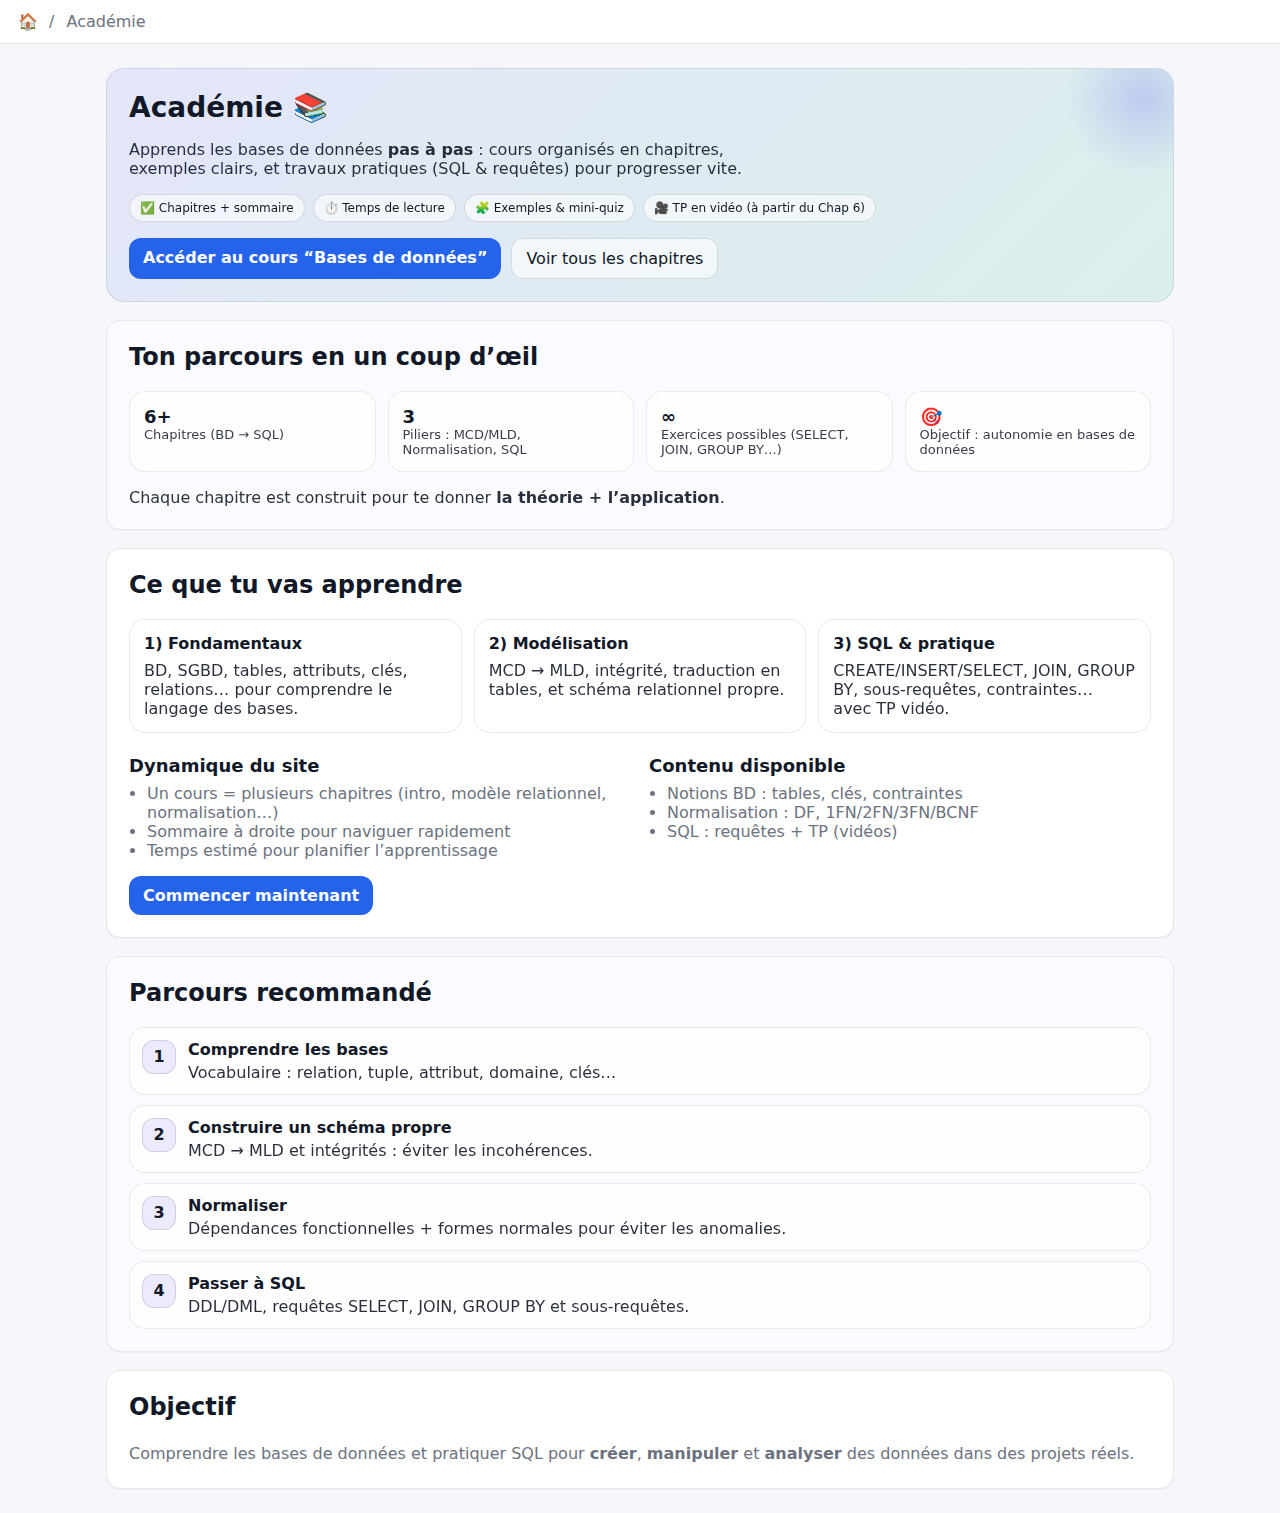
<file: index.html>
<!doctype html>
<html lang="fr">
<head>
  <meta charset="utf-8" />
  <meta name="viewport" content="width=device-width, initial-scale=1" />
  <title>Académie</title>
  <link rel="stylesheet" href="css/style.css" />
  <style>
    /* Styles légers فقط لهذه الصفحة (بدون toucher style.css) */
    .hero{
      border-radius: 18px;
      padding: 22px;
      background: linear-gradient(135deg, rgba(99,102,241,.12), rgba(16,185,129,.12));
      border: 1px solid rgba(0,0,0,.08);
      margin-bottom: 18px;
      overflow: hidden;
      position: relative;
    }
    .hero::after{
      content:"";
      position:absolute;
      top:-60px; right:-60px;
      width:180px; height:180px;
      background: radial-gradient(circle, rgba(99,102,241,.25), transparent 60%);
      filter: blur(0px);
    }
    .hero h1{ margin: 0 0 6px; font-size: 28px; }
    .hero .subtitle{ opacity:.9; max-width: 62ch; }
    .badges{ display:flex; gap:8px; flex-wrap:wrap; margin-top: 12px; }
    .badge2{
      font-size: 12px;
      padding: 6px 10px;
      border-radius: 999px;
      border: 1px solid rgba(0,0,0,.12);
      background: rgba(255,255,255,.6);
      backdrop-filter: blur(6px);
    }
    .hero-actions{ display:flex; gap:10px; flex-wrap:wrap; margin-top: 16px; }
    .btn-secondary{
      display:inline-block;
      padding: 10px 14px;
      border-radius: 12px;
      border: 1px solid rgba(0,0,0,.12);
      text-decoration:none;
      color: inherit;
      background: rgba(255,255,255,.6);
    }

    .stats{
      display:grid;
      grid-template-columns: repeat(4, minmax(0,1fr));
      gap: 12px;
      margin: 16px 0;
    }
    .stat{
      border: 1px solid rgba(0,0,0,.08);
      background: rgba(255,255,255,.7);
      border-radius: 16px;
      padding: 14px;
    }
    .stat .n{ font-size: 18px; font-weight: 700; }
    .stat .l{ opacity: .85; font-size: 13px; }

    .cards-grid{
      display:grid;
      grid-template-columns: repeat(3, minmax(0,1fr));
      gap: 12px;
      margin-top: 12px;
    }
    .mini-card{
      border: 1px solid rgba(0,0,0,.08);
      border-radius: 16px;
      padding: 14px;
      background: rgba(255,255,255,.7);
    }
    .mini-card h3{ margin: 0 0 8px; font-size: 16px; }
    .mini-card p{ margin: 0; opacity: .9; }

    .timeline{
      margin-top: 10px;
      display:grid;
      gap: 10px;
    }
    .step{
      display:flex;
      gap: 12px;
      align-items:flex-start;
      border: 1px solid rgba(0,0,0,.08);
      border-radius: 16px;
      padding: 12px;
      background: rgba(255,255,255,.7);
    }
    .dot{
      width: 34px; height: 34px;
      border-radius: 12px;
      display:flex;
      align-items:center;
      justify-content:center;
      border: 1px solid rgba(0,0,0,.12);
      background: rgba(99,102,241,.12);
      flex: 0 0 auto;
      font-weight: 700;
    }
    .step h4{ margin: 0 0 4px; }
    .step p{ margin: 0; opacity: .9; }

    @media (max-width: 900px){
      .stats{ grid-template-columns: repeat(2, minmax(0,1fr)); }
      .cards-grid{ grid-template-columns: 1fr; }
    }
  </style>
</head>
<body>
  <header class="topbar">
    <nav class="breadcrumb">
      <a href="index.html" aria-label="Accueil">🏠</a>
      <span>/</span><span>Académie</span>
    </nav>
  </header>

  <main class="container">

    <!-- HERO -->
    <section class="hero">
      <h1>Académie 📚</h1>
      <p class="subtitle">
        Apprends les bases de données <strong>pas à pas</strong> : cours organisés en chapitres,
        exemples clairs, et travaux pratiques (SQL &amp; requêtes) pour progresser vite.
      </p>

      <div class="badges">
        <span class="badge2">✅ Chapitres + sommaire</span>
        <span class="badge2">⏱️ Temps de lecture</span>
        <span class="badge2">🧩 Exemples &amp; mini-quiz</span>
        <span class="badge2">🎥 TP en vidéo (à partir du Chap 6)</span>
      </div>

      <div class="hero-actions">
        <a class="btn" href="cours/index.html">Accéder au cours “Bases de données”</a>
        <a class="btn-secondary" href="cours/index.html#chapitres">Voir tous les chapitres</a>
      </div>
    </section>

    <!-- STATS -->
    <section class="card subtle">
      <h2 style="margin-top:0;">Ton parcours en un coup d’œil</h2>
      <div class="stats">
        <div class="stat">
          <div class="n">6+</div>
          <div class="l">Chapitres (BD → SQL)</div>
        </div>
        <div class="stat">
          <div class="n">3</div>
          <div class="l">Piliers : MCD/MLD, Normalisation, SQL</div>
        </div>
        <div class="stat">
          <div class="n">∞</div>
          <div class="l">Exercices possibles (SELECT, JOIN, GROUP BY…)</div>
        </div>
        <div class="stat">
          <div class="n">🎯</div>
          <div class="l">Objectif : autonomie en bases de données</div>
        </div>
      </div>
      <p style="margin:0; opacity:.9;">
        Chaque chapitre est construit pour te donner <strong>la théorie + l’application</strong>.
      </p>
    </section>

    <!-- CONTENU -->
    <section class="card">
      <h2 style="margin-top:0;">Ce que tu vas apprendre</h2>

      <div class="cards-grid">
        <div class="mini-card">
          <h3>1) Fondamentaux</h3>
          <p>
            BD, SGBD, tables, attributs, clés, relations… pour comprendre le langage des bases.
          </p>
        </div>

        <div class="mini-card">
          <h3>2) Modélisation</h3>
          <p>
            MCD → MLD, intégrité, traduction en tables, et schéma relationnel propre.
          </p>
        </div>

        <div class="mini-card">
          <h3>3) SQL &amp; pratique</h3>
          <p>
            CREATE/INSERT/SELECT, JOIN, GROUP BY, sous-requêtes, contraintes… avec TP vidéo.
          </p>
        </div>
      </div>

      <div class="grid-2" style="margin-top:14px;">
        <div class="info">
          <h2>Dynamique du site</h2>
          <ul>
            <li>Un cours = plusieurs chapitres (intro, modèle relationnel, normalisation…)</li>
            <li>Sommaire à droite pour naviguer rapidement</li>
            <li>Temps estimé pour planifier l’apprentissage</li>
          </ul>
        </div>

        <div class="info">
          <h2>Contenu disponible</h2>
          <ul>
            <li>Notions BD : tables, clés, contraintes</li>
            <li>Normalisation : DF, 1FN/2FN/3FN/BCNF</li>
            <li>SQL : requêtes + TP (vidéos)</li>
          </ul>
        </div>
      </div>

      <div class="cta">
        <a class="btn" href="cours/index.html">Commencer maintenant</a>
      </div>
    </section>

    <!-- PARCOURS -->
    <section class="card subtle">
      <h2 style="margin-top:0;">Parcours recommandé</h2>

      <div class="timeline">
        <div class="step">
          <div class="dot">1</div>
          <div>
            <h4>Comprendre les bases</h4>
            <p>Vocabulaire : relation, tuple, attribut, domaine, clés…</p>
          </div>
        </div>

        <div class="step">
          <div class="dot">2</div>
          <div>
            <h4>Construire un schéma propre</h4>
            <p>MCD → MLD et intégrités : éviter les incohérences.</p>
          </div>
        </div>

        <div class="step">
          <div class="dot">3</div>
          <div>
            <h4>Normaliser</h4>
            <p>Dépendances fonctionnelles + formes normales pour éviter les anomalies.</p>
          </div>
        </div>

        <div class="step">
          <div class="dot">4</div>
          <div>
            <h4>Passer à SQL</h4>
            <p>DDL/DML, requêtes SELECT, JOIN, GROUP BY et sous-requêtes.</p>
          </div>
        </div>
      </div>
    </section>

    <!-- OBJECTIF -->
    <section class="card">
      <h2 style="margin-top:0;">Objectif</h2>
      <p class="lead" style="margin-bottom:0;">
        Comprendre les bases de données et pratiquer SQL pour <strong>créer</strong>,
        <strong>manipuler</strong> et <strong>analyser</strong> des données dans des projets réels.
      </p>
    </section>

  </main>
</body>
</html>
</file>
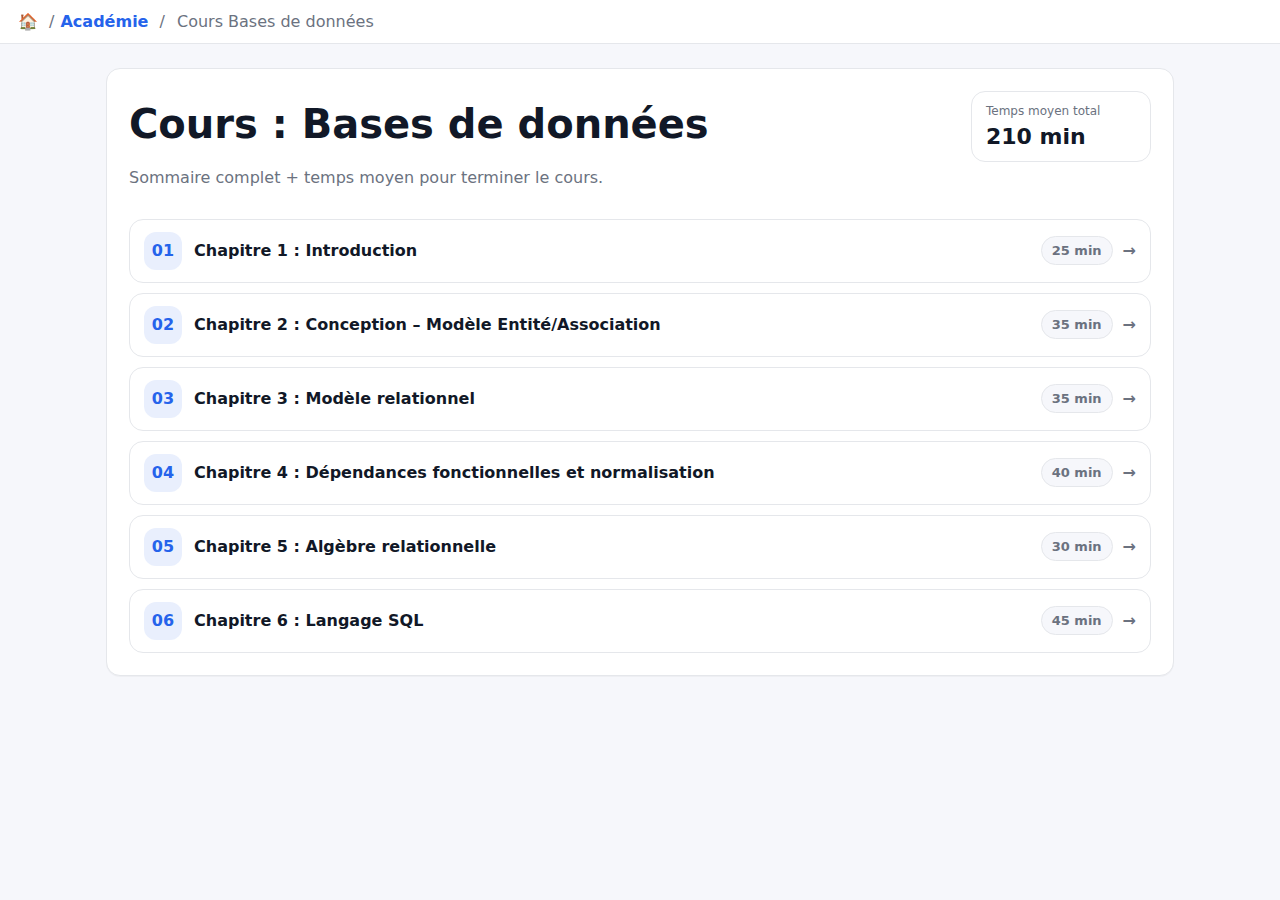
<file: cours/index.html>
<!doctype html>
<html lang="fr">
<head>
  <meta charset="utf-8" />
  <meta name="viewport" content="width=device-width, initial-scale=1" />
  <title>Cours - Bases de données</title>
  <link rel="stylesheet" href="../css/style.css" />
</head>
<body>
  <header class="topbar">
    <nav class="breadcrumb">
      <a href="../index.html" aria-label="Accueil">🏠</a>
      <span>/</span><a href="../index.html">Académie</a>
      <span>/</span><span>Cours Bases de données</span>
    </nav>
  </header>

  <main class="container">
    <section class="card">
      <div class="header-row">
        <div>
          <h1>Cours : Bases de données</h1>
          <p class="lead">Sommaire complet + temps moyen pour terminer le cours.</p>
        </div>

        <div class="time-box">
          <div class="time-label">Temps moyen total</div>
          <div class="time-value" id="totalTime">—</div>
        </div>
      </div>

      <div class="course-list" id="courseList"></div>
    </section>
  </main>

  <script src="../js/chapters.js"></script>
  <script src="../js/cours-list.js"></script>
</body>
</html>
</file>
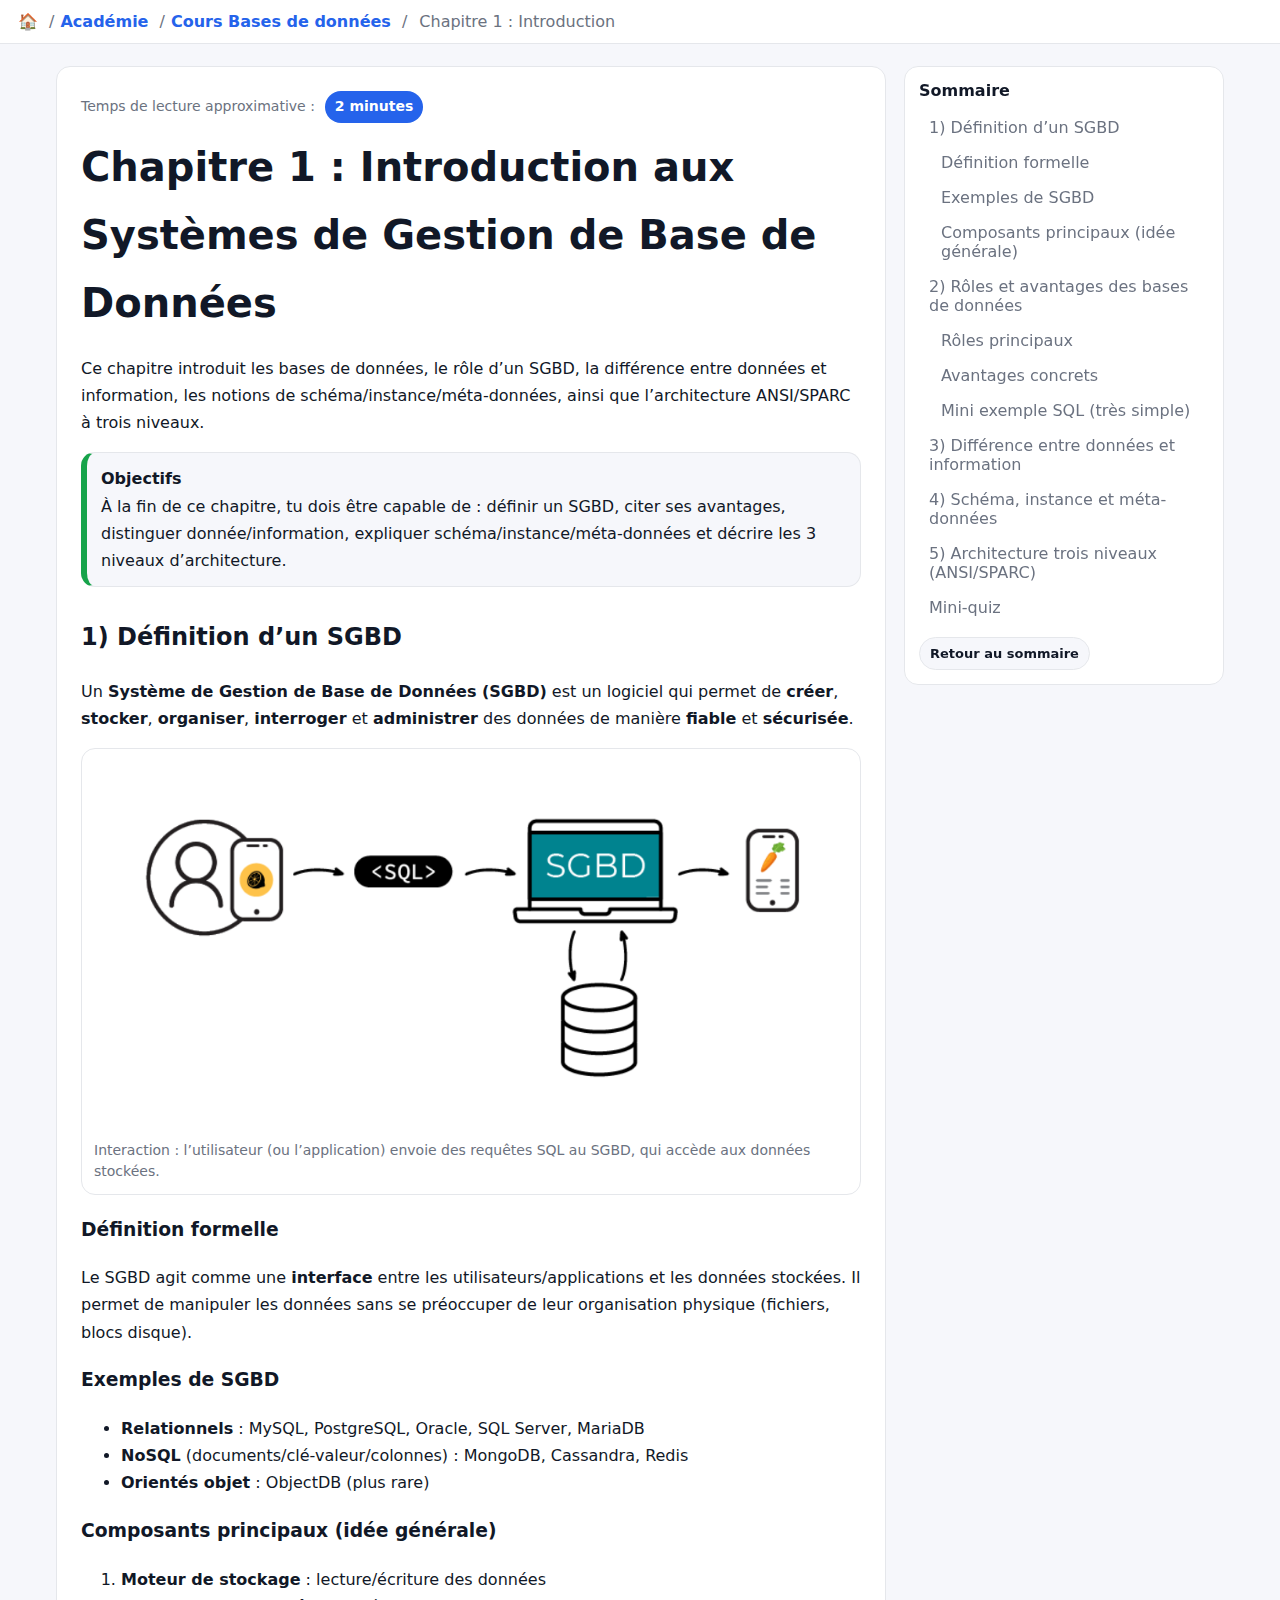
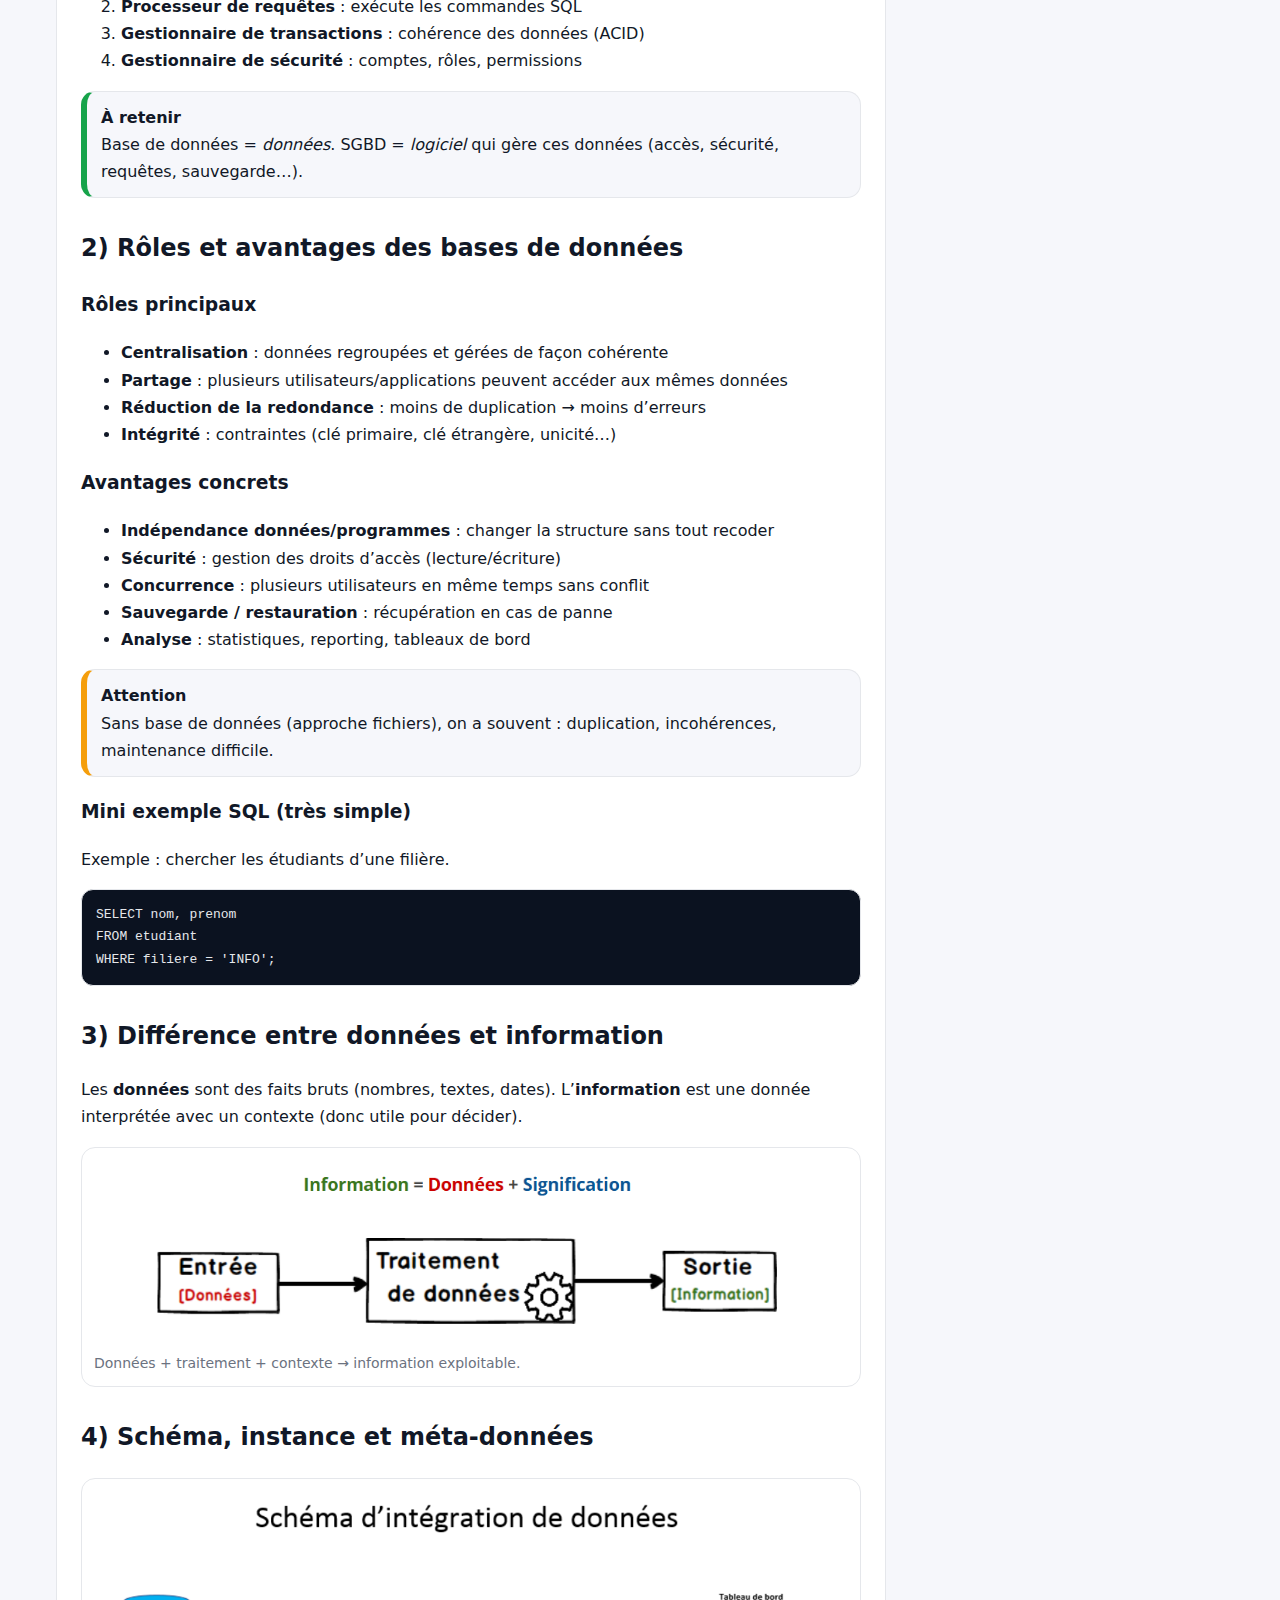
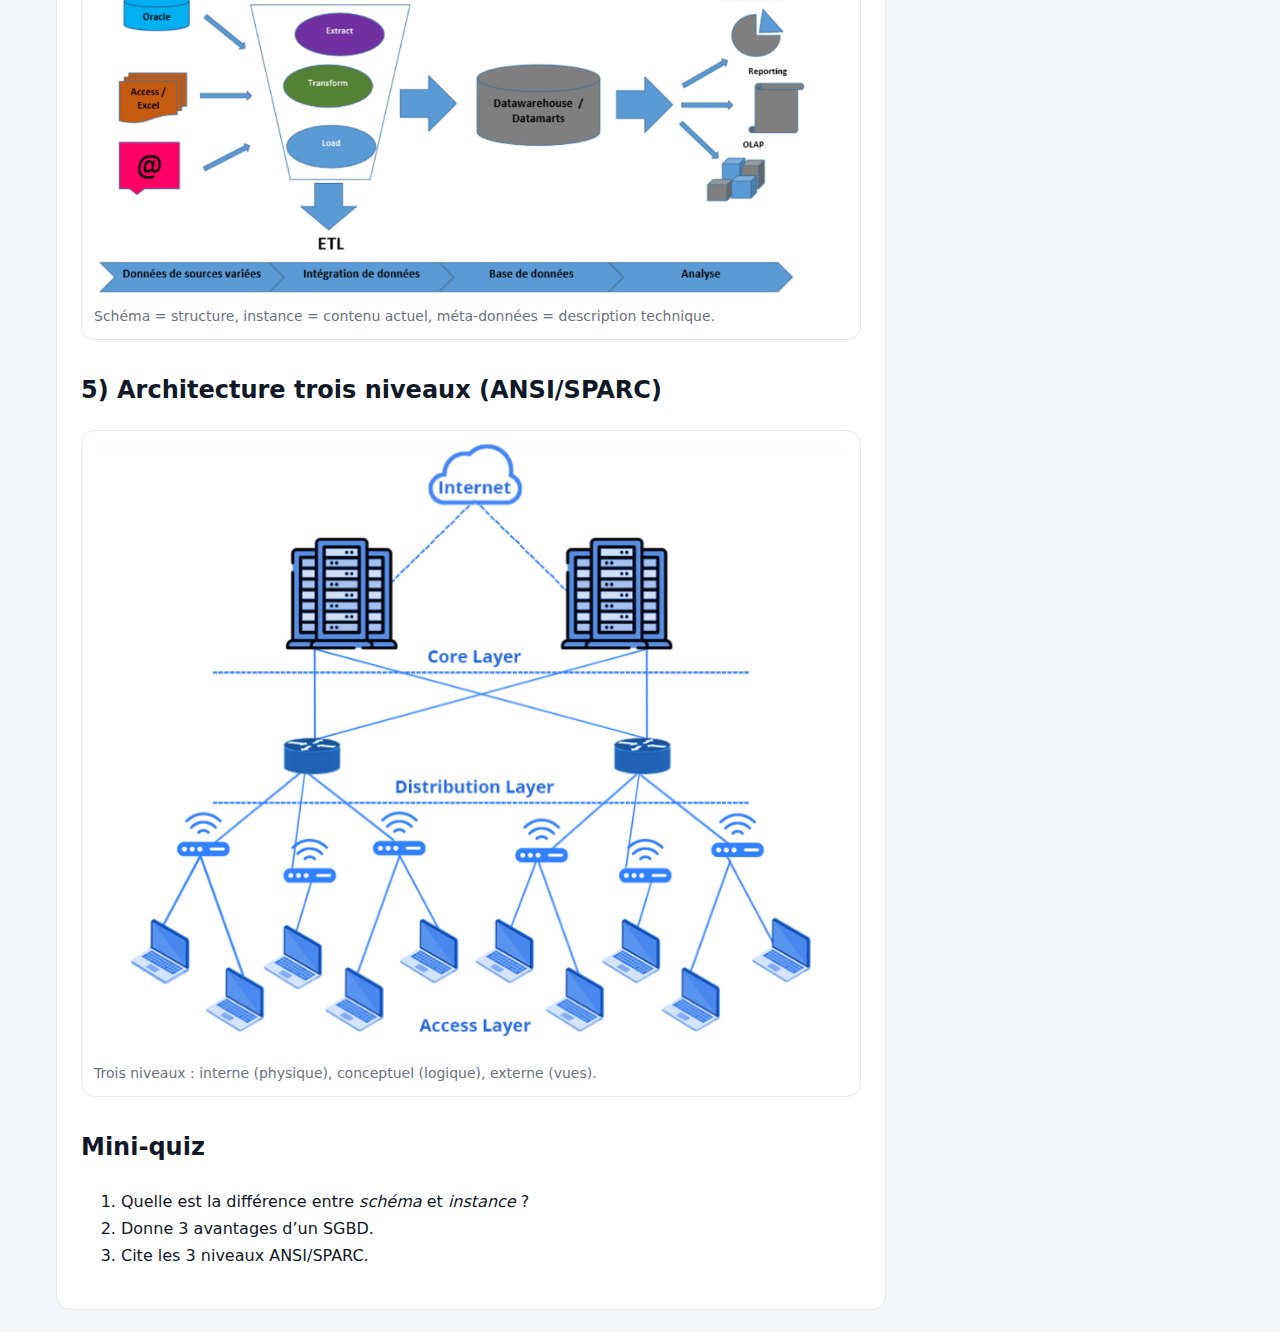
<file: cours/chap1-introduction.html>
<!doctype html>
<html lang="fr">
<head>
  <meta charset="utf-8" />
  <meta name="viewport" content="width=device-width, initial-scale=1" />
  <title>Chapitre 1 - Introduction</title>
  <link rel="stylesheet" href="../css/style.css" />
</head>
<body>
  <header class="topbar">
    <nav class="breadcrumb">
      <a href="../index.html" aria-label="Accueil">🏠</a>
      <span>/</span><a href="../index.html">Académie</a>
      <span>/</span><a href="index.html">Cours Bases de données</a>
      <span>/</span><span>Chapitre 1 : Introduction</span>
    </nav>
  </header>

  <main class="layout">
    <article class="content">

      <!-- ✅ TON CONTENU ICI (déjà prêt) -->
      <div class="meta">
        <span>Temps de lecture approximative :</span>
        <span class="badge" id="readingTime">—</span>
      </div>

      <h1 id="chap1">Chapitre 1 : Introduction aux Systèmes de Gestion de Base de Données</h1>

      <p>
        Ce chapitre introduit les bases de données, le rôle d’un SGBD, la différence entre données et information,
        les notions de schéma/instance/méta-données, ainsi que l’architecture ANSI/SPARC à trois niveaux.
      </p>

      <div class="callout good">
        <strong>Objectifs</strong><br/>
        À la fin de ce chapitre, tu dois être capable de : définir un SGBD, citer ses avantages,
        distinguer donnée/information, expliquer schéma/instance/méta-données et décrire les 3 niveaux d’architecture.
      </div>

      <h2 id="definition-sgbd">1) Définition d’un SGBD</h2>

      <p>
        Un <strong>Système de Gestion de Base de Données (SGBD)</strong> est un logiciel qui permet de
        <strong>créer</strong>, <strong>stocker</strong>, <strong>organiser</strong>, <strong>interroger</strong> et <strong>administrer</strong>
        des données de manière <strong>fiable</strong> et <strong>sécurisée</strong>.
      </p>

      <figure class="figure-card">
        <img src="img/chap1-intro-sgbd.png" alt="Utilisateur - SQL - SGBD - Base de données" />
        <figcaption>
          Interaction : l’utilisateur (ou l’application) envoie des requêtes SQL au SGBD, qui accède aux données stockées.
        </figcaption>
      </figure>

      <h3 id="definition-formelle">Définition formelle</h3>
      <p>
        Le SGBD agit comme une <strong>interface</strong> entre les utilisateurs/applications et les données stockées.
        Il permet de manipuler les données sans se préoccuper de leur organisation physique (fichiers, blocs disque).
      </p>

      <h3 id="exemples-sgbd">Exemples de SGBD</h3>
      <ul>
        <li><strong>Relationnels</strong> : MySQL, PostgreSQL, Oracle, SQL Server, MariaDB</li>
        <li><strong>NoSQL</strong> (documents/clé-valeur/colonnes) : MongoDB, Cassandra, Redis</li>
        <li><strong>Orientés objet</strong> : ObjectDB (plus rare)</li>
      </ul>

      <h3 id="composants-sgbd">Composants principaux (idée générale)</h3>
      <ol>
        <li><strong>Moteur de stockage</strong> : lecture/écriture des données</li>
        <li><strong>Processeur de requêtes</strong> : exécute les commandes SQL</li>
        <li><strong>Gestionnaire de transactions</strong> : cohérence des données (ACID)</li>
        <li><strong>Gestionnaire de sécurité</strong> : comptes, rôles, permissions</li>
      </ol>

      <div class="callout good">
        <strong>À retenir</strong><br/>
        Base de données = <em>données</em>. SGBD = <em>logiciel</em> qui gère ces données (accès, sécurité, requêtes, sauvegarde…).
      </div>

      <h2 id="roles-avantages">2) Rôles et avantages des bases de données</h2>

      <h3 id="roles">Rôles principaux</h3>
      <ul>
        <li><strong>Centralisation</strong> : données regroupées et gérées de façon cohérente</li>
        <li><strong>Partage</strong> : plusieurs utilisateurs/applications peuvent accéder aux mêmes données</li>
        <li><strong>Réduction de la redondance</strong> : moins de duplication → moins d’erreurs</li>
        <li><strong>Intégrité</strong> : contraintes (clé primaire, clé étrangère, unicité…)</li>
      </ul>

      <h3 id="avantages">Avantages concrets</h3>
      <ul>
        <li><strong>Indépendance données/programmes</strong> : changer la structure sans tout recoder</li>
        <li><strong>Sécurité</strong> : gestion des droits d’accès (lecture/écriture)</li>
        <li><strong>Concurrence</strong> : plusieurs utilisateurs en même temps sans conflit</li>
        <li><strong>Sauvegarde / restauration</strong> : récupération en cas de panne</li>
        <li><strong>Analyse</strong> : statistiques, reporting, tableaux de bord</li>
      </ul>

      <div class="callout warn">
        <strong>Attention</strong><br/>
        Sans base de données (approche fichiers), on a souvent : duplication, incohérences, maintenance difficile.
      </div>

      <h3 id="mini-exemple-sql">Mini exemple SQL (très simple)</h3>
      <p>Exemple : chercher les étudiants d’une filière.</p>
      <pre><code>SELECT nom, prenom
FROM etudiant
WHERE filiere = 'INFO';</code></pre>

      <h2 id="donnees-vs-information">3) Différence entre données et information</h2>

      <p>
        Les <strong>données</strong> sont des faits bruts (nombres, textes, dates).
        L’<strong>information</strong> est une donnée interprétée avec un contexte (donc utile pour décider).
      </p>

      <figure class="figure-card">
        <img src="img/chap1-donnees-vs-information.png" alt="Entrée données - traitement - sortie information" />
        <figcaption>Données + traitement + contexte → information exploitable.</figcaption>
      </figure>

      <h2 id="schema-instance-meta">4) Schéma, instance et méta-données</h2>

      <figure class="figure-card">
        <img src="img/chap1-schema-instance-metadata.png" alt="Schéma, instance et méta-données" />
        <figcaption>Schéma = structure, instance = contenu actuel, méta-données = description technique.</figcaption>
      </figure>

      <h2 id="architecture-3-niveaux">5) Architecture trois niveaux (ANSI/SPARC)</h2>

      <figure class="figure-card">
        <img src="img/chap1-architecture-3-niveaux.png" alt="Architecture ANSI/SPARC à trois niveaux" />
        <figcaption>Trois niveaux : interne (physique), conceptuel (logique), externe (vues).</figcaption>
      </figure>

      <h2 id="mini-quiz">Mini-quiz</h2>
      <ol>
        <li>Quelle est la différence entre <em>schéma</em> et <em>instance</em> ?</li>
        <li>Donne 3 avantages d’un SGBD.</li>
        <li>Cite les 3 niveaux ANSI/SPARC.</li>
      </ol>

    </article>

    <aside class="sidebar">
      <div class="sidebar-title">Sommaire</div>
      <nav id="toc" class="toc"></nav>
      <div class="sidebar-footer">
        <a class="pill" href="index.html">Retour au sommaire</a>
      </div>
    </aside>
  </main>

  <script src="../js/page-toc.js"></script>
</body>
</html>
</file>
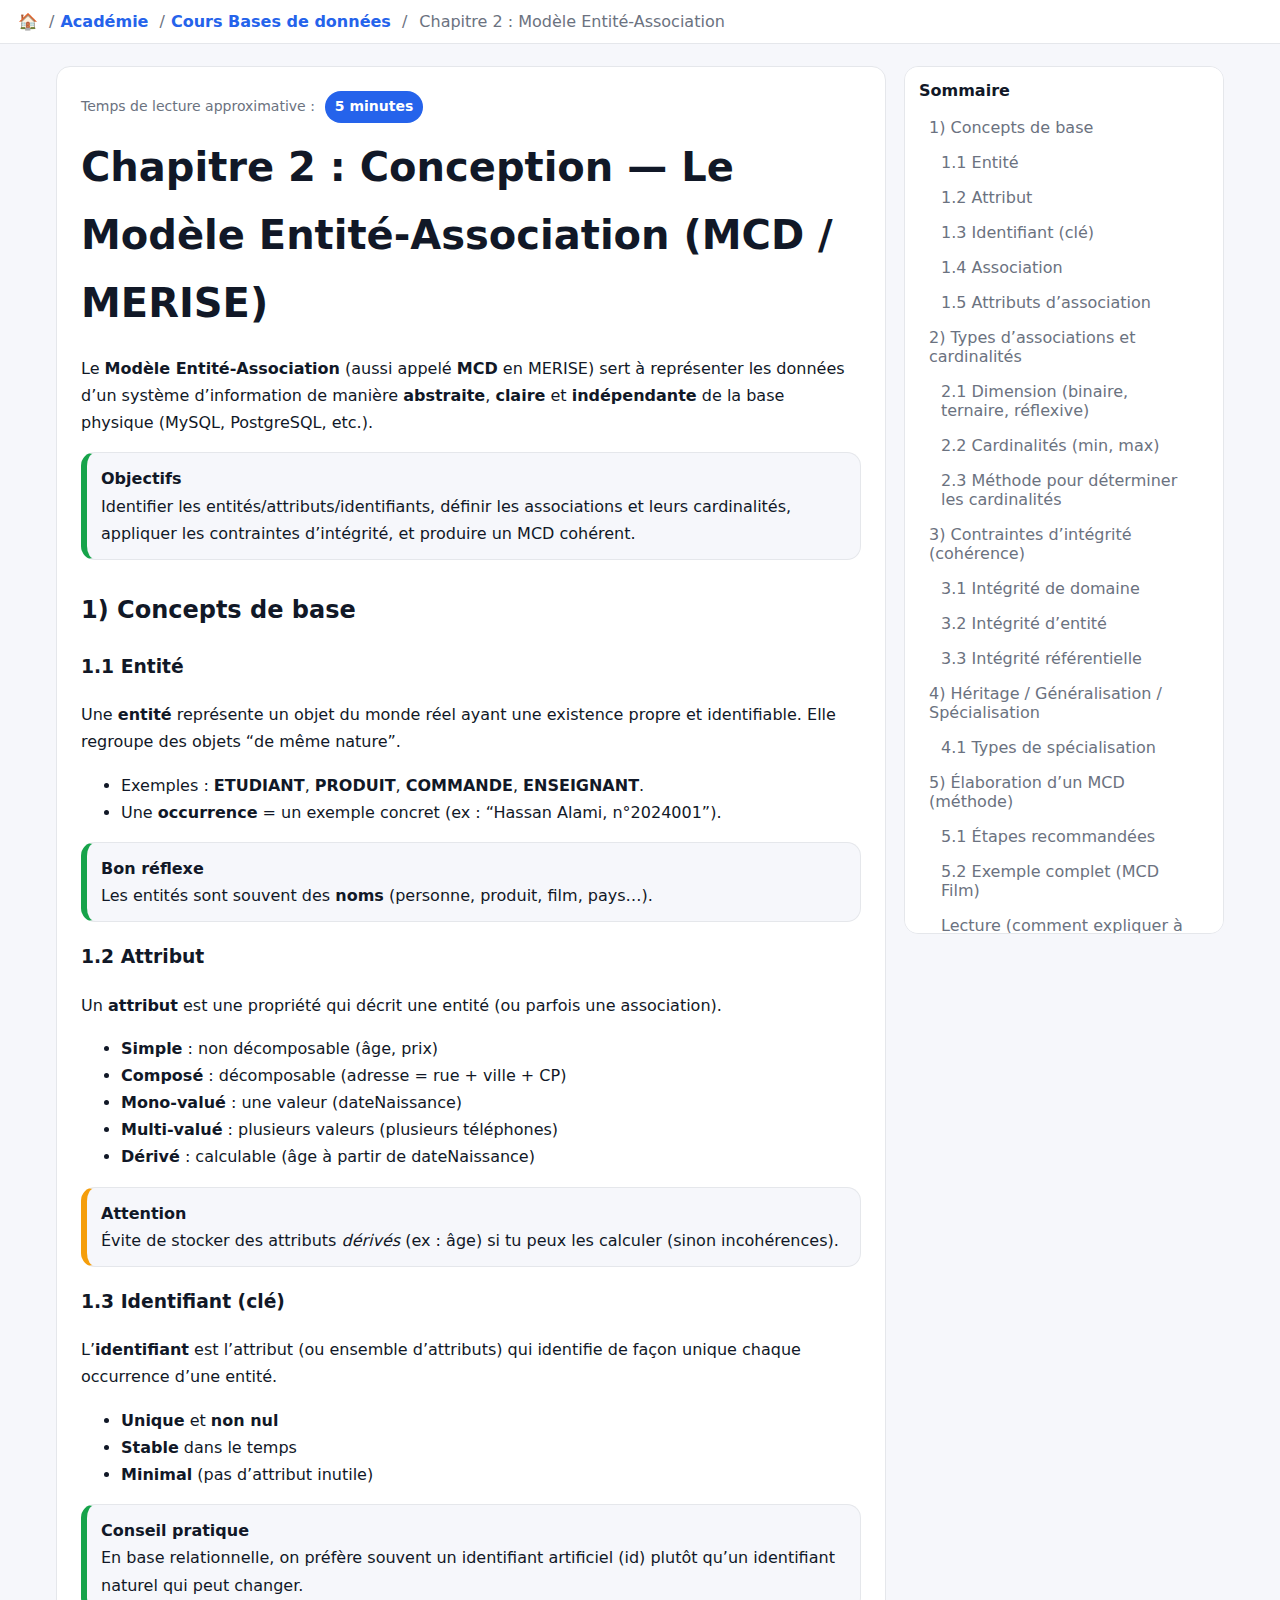
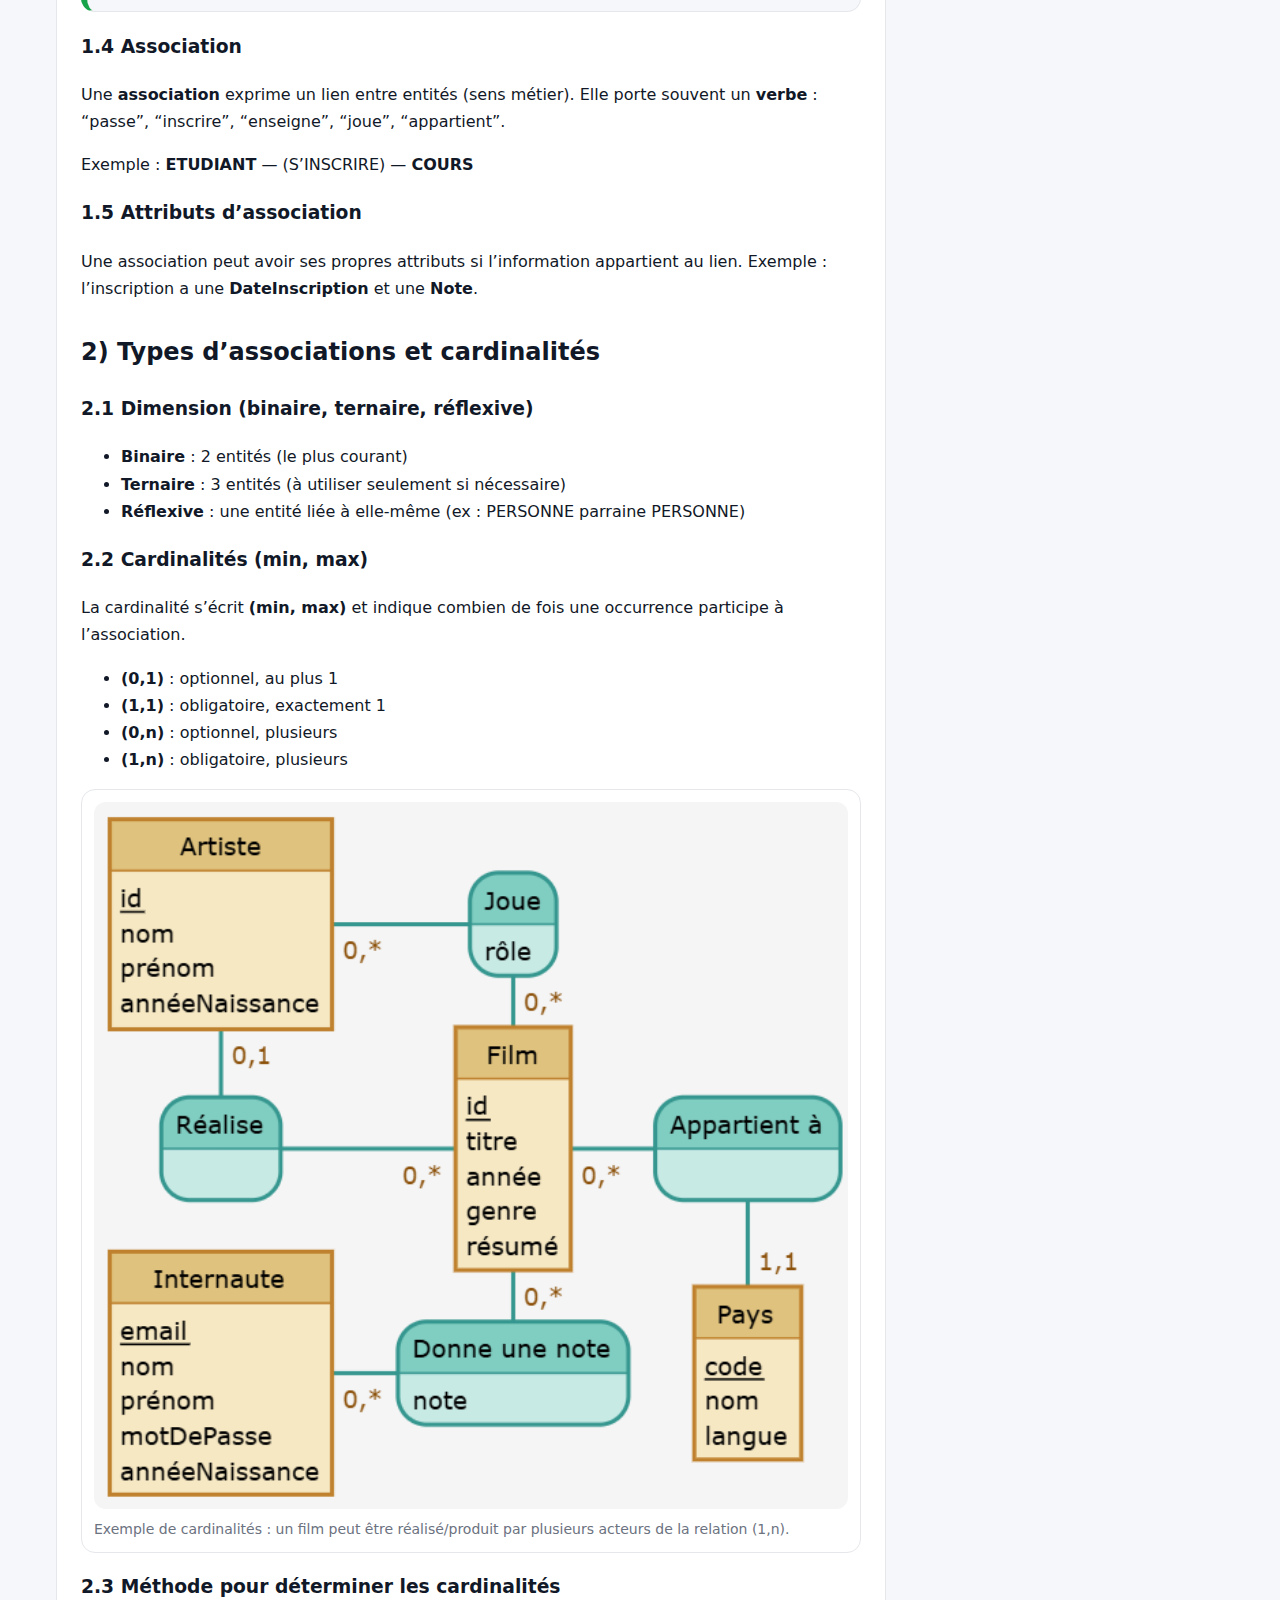
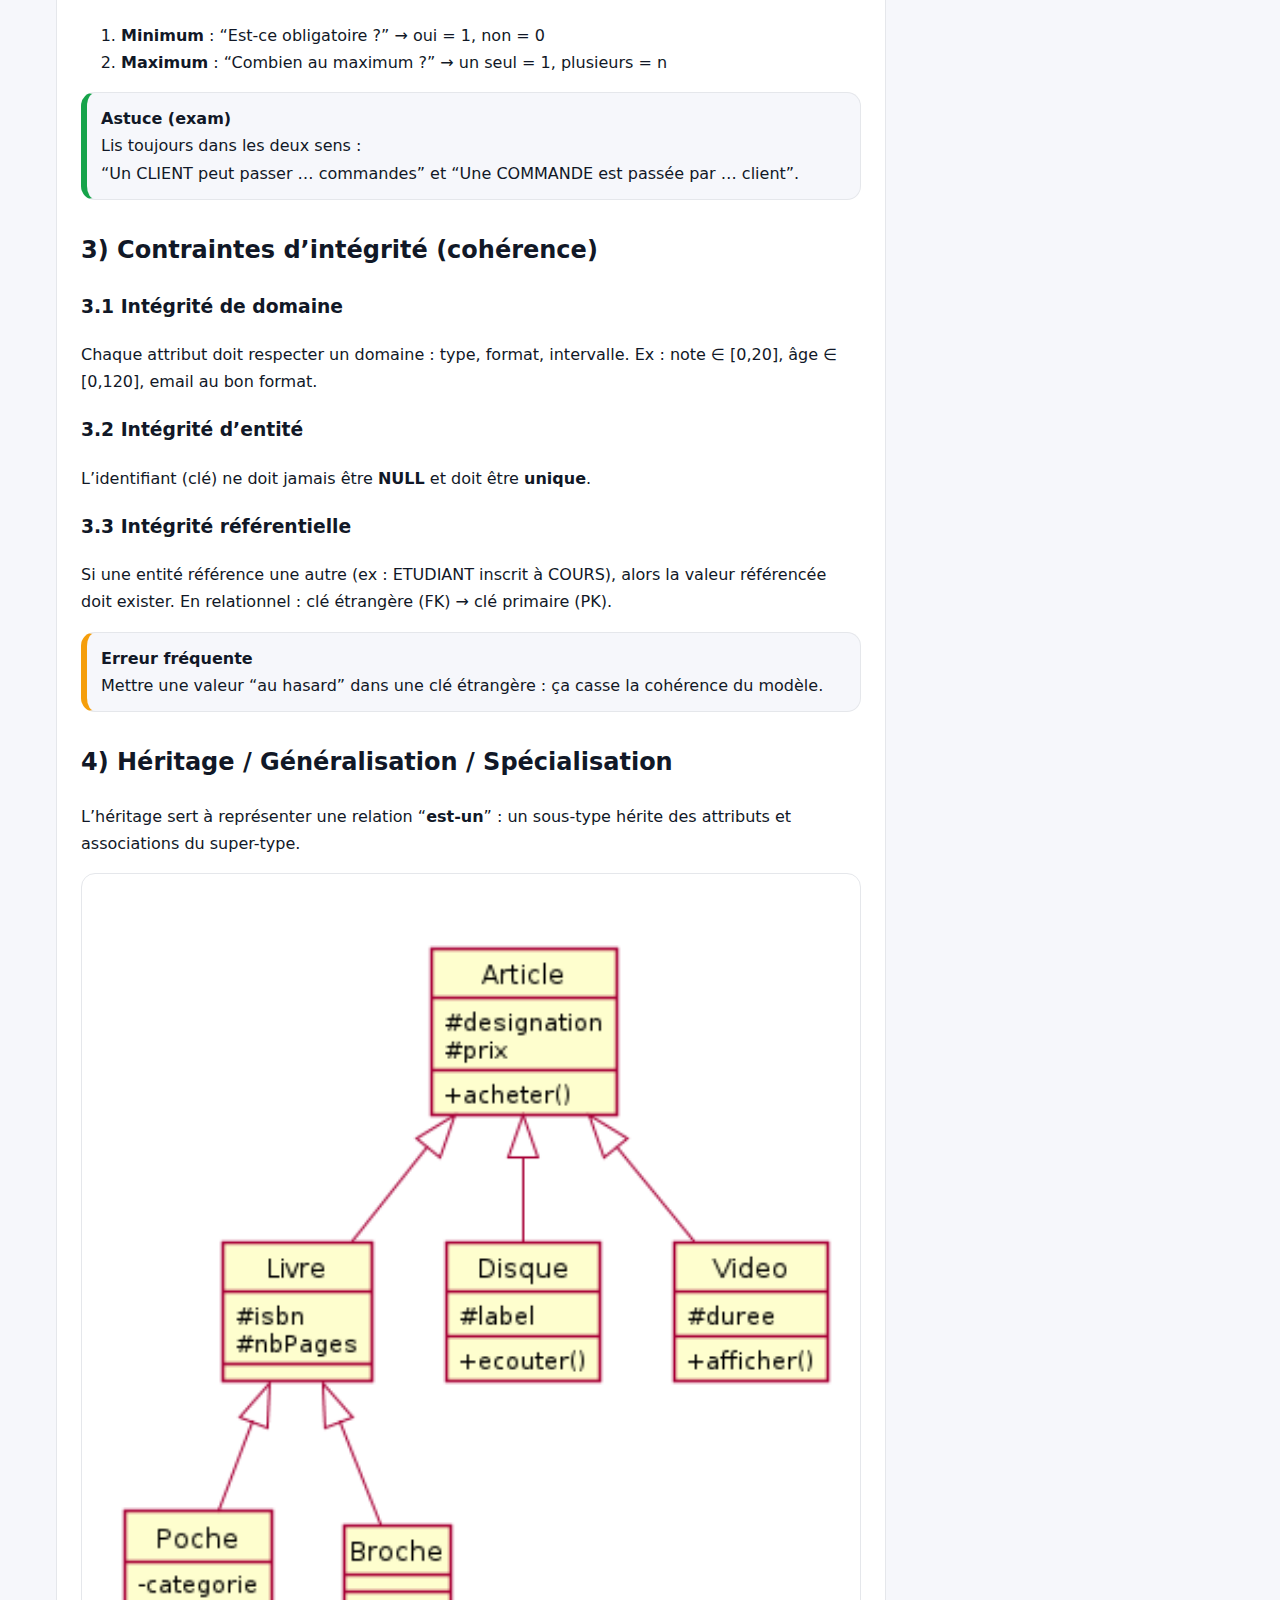
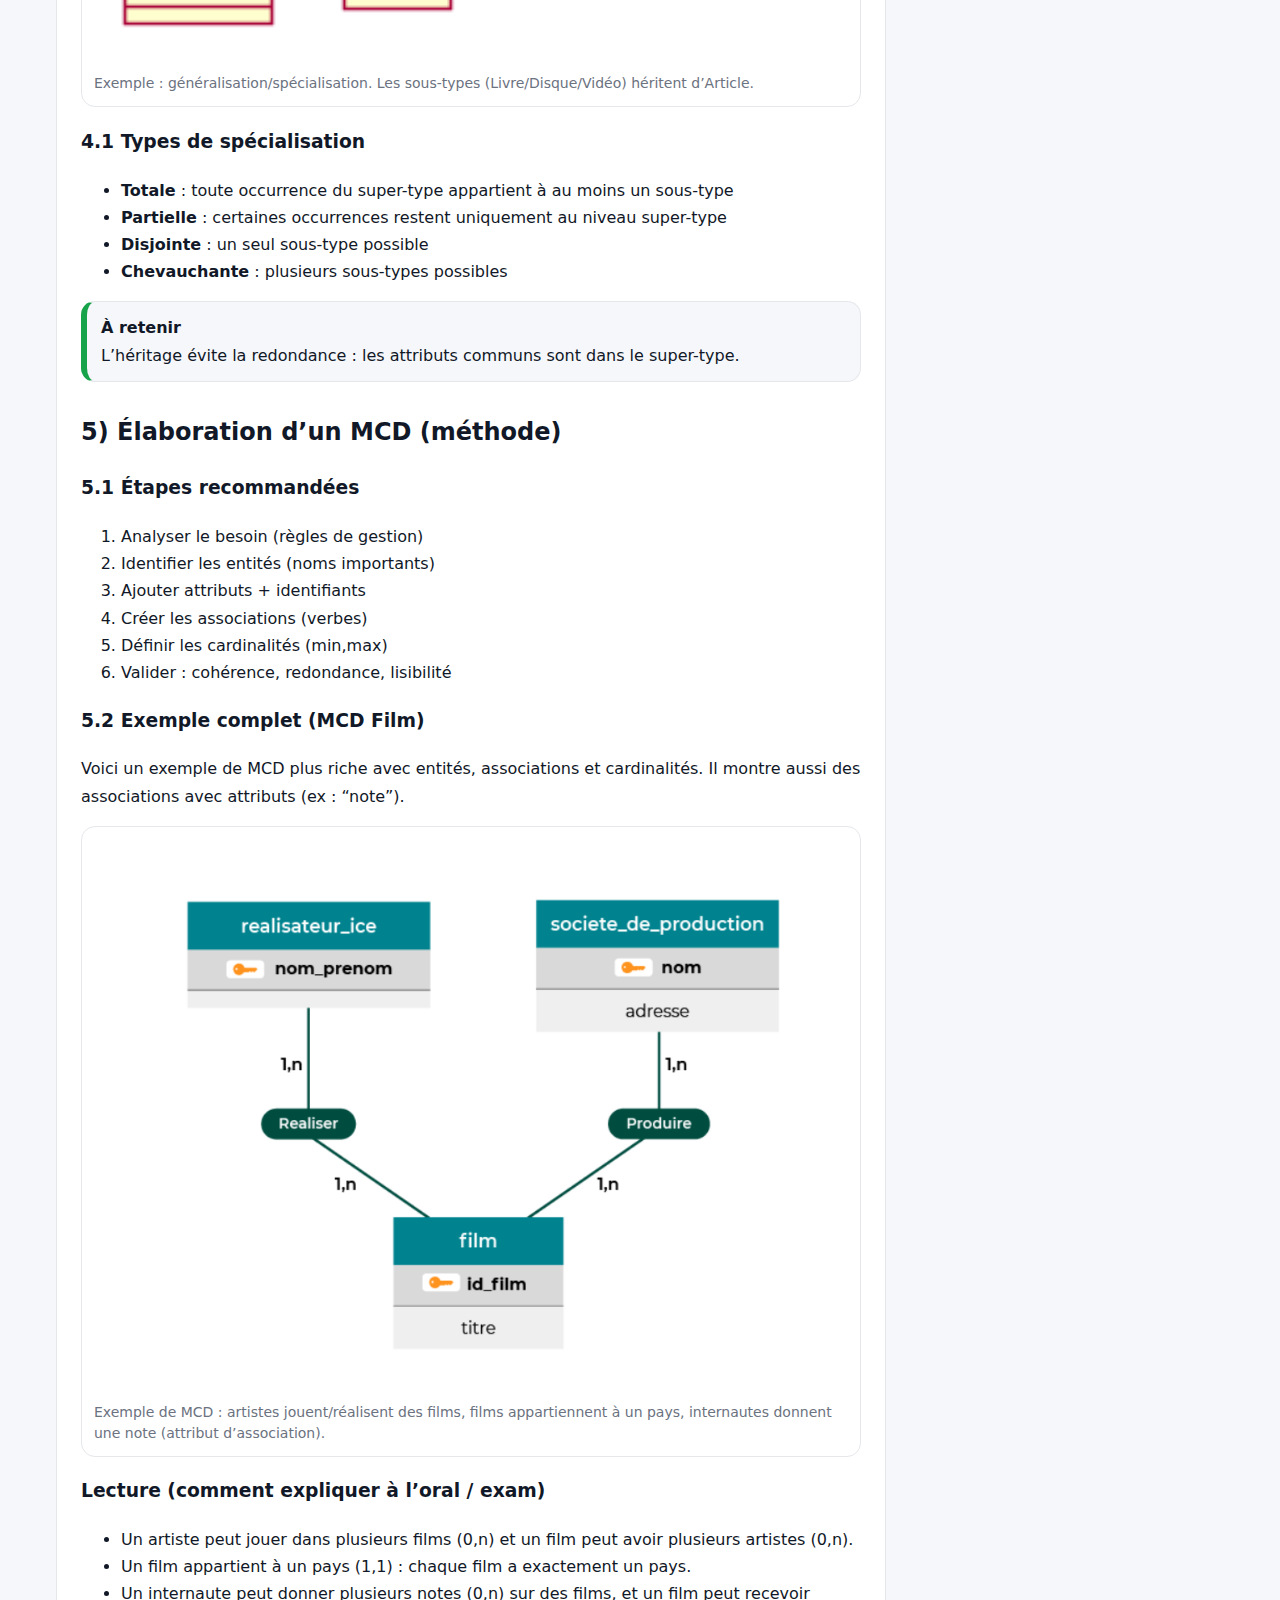
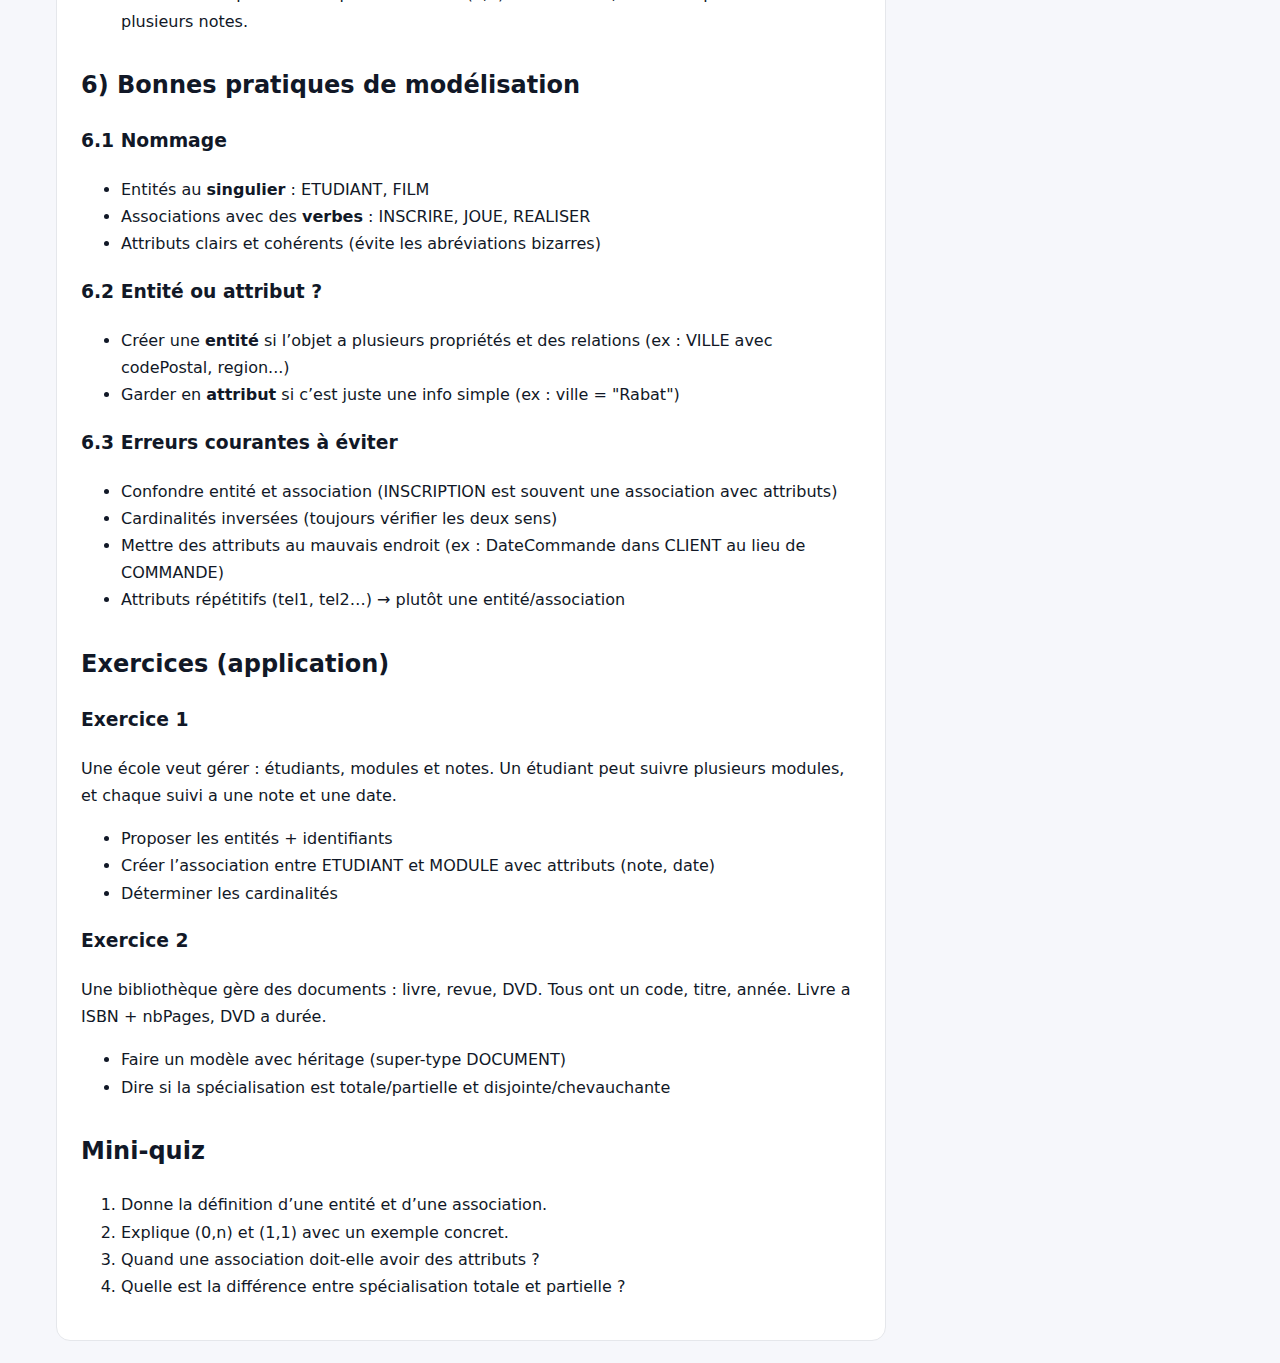
<file: cours/chap2-ea.html>
<!doctype html>
<html lang="fr">
<head>
  <meta charset="utf-8" />
  <meta name="viewport" content="width=device-width, initial-scale=1" />
  <title>Chapitre 2 - Modèle Entité-Association</title>
  <link rel="stylesheet" href="../css/style.css" />
</head>
<body>
  <header class="topbar">
    <nav class="breadcrumb">
      <a href="../index.html" aria-label="Accueil">🏠</a>
      <span>/</span><a href="../index.html">Académie</a>
      <span>/</span><a href="index.html">Cours Bases de données</a>
      <span>/</span><span>Chapitre 2 : Modèle Entité-Association</span>
    </nav>
  </header>

  <main class="layout">
    <article class="content">
      <div class="meta">
        <span>Temps de lecture approximative :</span>
        <span class="badge" id="readingTime">—</span>
      </div>

      <h1 id="chap2">Chapitre 2 : Conception — Le Modèle Entité-Association (MCD / MERISE)</h1>

      <p>
        Le <strong>Modèle Entité-Association</strong> (aussi appelé <strong>MCD</strong> en MERISE) sert à représenter
        les données d’un système d’information de manière <strong>abstraite</strong>, <strong>claire</strong> et
        <strong>indépendante</strong> de la base physique (MySQL, PostgreSQL, etc.).
      </p>

      <div class="callout good">
        <strong>Objectifs</strong><br/>
        Identifier les entités/attributs/identifiants, définir les associations et leurs cardinalités,
        appliquer les contraintes d’intégrité, et produire un MCD cohérent.
      </div>

      <h2 id="concepts-base">1) Concepts de base</h2>

      <h3 id="entite">1.1 Entité</h3>
      <p>
        Une <strong>entité</strong> représente un objet du monde réel ayant une existence propre et identifiable.
        Elle regroupe des objets “de même nature”.
      </p>
      <ul>
        <li>Exemples : <strong>ETUDIANT</strong>, <strong>PRODUIT</strong>, <strong>COMMANDE</strong>, <strong>ENSEIGNANT</strong>.</li>
        <li>Une <strong>occurrence</strong> = un exemple concret (ex : “Hassan Alami, n°2024001”).</li>
      </ul>

      <div class="callout good">
        <strong>Bon réflexe</strong><br/>
        Les entités sont souvent des <strong>noms</strong> (personne, produit, film, pays…).
      </div>

      <h3 id="attribut">1.2 Attribut</h3>
      <p>
        Un <strong>attribut</strong> est une propriété qui décrit une entité (ou parfois une association).
      </p>
      <ul>
        <li><strong>Simple</strong> : non décomposable (âge, prix)</li>
        <li><strong>Composé</strong> : décomposable (adresse = rue + ville + CP)</li>
        <li><strong>Mono-valué</strong> : une valeur (dateNaissance)</li>
        <li><strong>Multi-valué</strong> : plusieurs valeurs (plusieurs téléphones)</li>
        <li><strong>Dérivé</strong> : calculable (âge à partir de dateNaissance)</li>
      </ul>

      <div class="callout warn">
        <strong>Attention</strong><br/>
        Évite de stocker des attributs <em>dérivés</em> (ex : âge) si tu peux les calculer (sinon incohérences).
      </div>

      <h3 id="identifiant">1.3 Identifiant (clé)</h3>
      <p>
        L’<strong>identifiant</strong> est l’attribut (ou ensemble d’attributs) qui identifie de façon unique
        chaque occurrence d’une entité.
      </p>
      <ul>
        <li><strong>Unique</strong> et <strong>non nul</strong></li>
        <li><strong>Stable</strong> dans le temps</li>
        <li><strong>Minimal</strong> (pas d’attribut inutile)</li>
      </ul>

      <div class="callout good">
        <strong>Conseil pratique</strong><br/>
        En base relationnelle, on préfère souvent un identifiant artificiel (id) plutôt qu’un identifiant naturel qui peut changer.
      </div>

      <h3 id="association">1.4 Association</h3>
      <p>
        Une <strong>association</strong> exprime un lien entre entités (sens métier).
        Elle porte souvent un <strong>verbe</strong> : “passe”, “inscrire”, “enseigne”, “joue”, “appartient”.
      </p>

      <p>Exemple : <strong>ETUDIANT</strong> — (S’INSCRIRE) — <strong>COURS</strong></p>

      <h3 id="attribut-association">1.5 Attributs d’association</h3>
      <p>
        Une association peut avoir ses propres attributs si l’information appartient au lien.
        Exemple : l’inscription a une <strong>DateInscription</strong> et une <strong>Note</strong>.
      </p>

      <h2 id="types-cardinalites">2) Types d’associations et cardinalités</h2>

      <h3 id="dimension">2.1 Dimension (binaire, ternaire, réflexive)</h3>
      <ul>
        <li><strong>Binaire</strong> : 2 entités (le plus courant)</li>
        <li><strong>Ternaire</strong> : 3 entités (à utiliser seulement si nécessaire)</li>
        <li><strong>Réflexive</strong> : une entité liée à elle-même (ex : PERSONNE parraine PERSONNE)</li>
      </ul>

      <h3 id="cardinalites">2.2 Cardinalités (min, max)</h3>
      <p>
        La cardinalité s’écrit <strong>(min, max)</strong> et indique combien de fois une occurrence participe à l’association.
      </p>
      <ul>
        <li><strong>(0,1)</strong> : optionnel, au plus 1</li>
        <li><strong>(1,1)</strong> : obligatoire, exactement 1</li>
        <li><strong>(0,n)</strong> : optionnel, plusieurs</li>
        <li><strong>(1,n)</strong> : obligatoire, plusieurs</li>
      </ul>

      <figure class="figure-card">
        <img src="img/chap2-cardinalites.png" alt="Exemple de cardinalités 1,n" />
        <figcaption>
          Exemple de cardinalités : un film peut être réalisé/produit par plusieurs acteurs de la relation (1,n).
        </figcaption>
      </figure>

      <h3 id="determiner-cardinalites">2.3 Méthode pour déterminer les cardinalités</h3>
      <ol>
        <li><strong>Minimum</strong> : “Est-ce obligatoire ?” → oui = 1, non = 0</li>
        <li><strong>Maximum</strong> : “Combien au maximum ?” → un seul = 1, plusieurs = n</li>
      </ol>

      <div class="callout good">
        <strong>Astuce (exam)</strong><br/>
        Lis toujours dans les deux sens :<br/>
        “Un CLIENT peut passer … commandes” et “Une COMMANDE est passée par … client”.
      </div>

      <h2 id="contraintes-integrite">3) Contraintes d’intégrité (cohérence)</h2>

      <h3 id="domaine">3.1 Intégrité de domaine</h3>
      <p>
        Chaque attribut doit respecter un domaine : type, format, intervalle.
        Ex : note ∈ [0,20], âge ∈ [0,120], email au bon format.
      </p>

      <h3 id="entite-integrite">3.2 Intégrité d’entité</h3>
      <p>
        L’identifiant (clé) ne doit jamais être <strong>NULL</strong> et doit être <strong>unique</strong>.
      </p>

      <h3 id="referentielle">3.3 Intégrité référentielle</h3>
      <p>
        Si une entité référence une autre (ex : ETUDIANT inscrit à COURS), alors la valeur référencée doit exister.
        En relationnel : clé étrangère (FK) → clé primaire (PK).
      </p>

      <div class="callout warn">
        <strong>Erreur fréquente</strong><br/>
        Mettre une valeur “au hasard” dans une clé étrangère : ça casse la cohérence du modèle.
      </div>

      <h2 id="heritage">4) Héritage / Généralisation / Spécialisation</h2>

      <p>
        L’héritage sert à représenter une relation “<strong>est-un</strong>” :
        un sous-type hérite des attributs et associations du super-type.
      </p>

      <figure class="figure-card">
        <img src="img/chap2-heritage.png" alt="Héritage : Article, Livre, Disque, Vidéo..." />
        <figcaption>
          Exemple : généralisation/spécialisation. Les sous-types (Livre/Disque/Vidéo) héritent d’Article.
        </figcaption>
      </figure>

      <h3 id="types-specialisation">4.1 Types de spécialisation</h3>
      <ul>
        <li><strong>Totale</strong> : toute occurrence du super-type appartient à au moins un sous-type</li>
        <li><strong>Partielle</strong> : certaines occurrences restent uniquement au niveau super-type</li>
        <li><strong>Disjointe</strong> : un seul sous-type possible</li>
        <li><strong>Chevauchante</strong> : plusieurs sous-types possibles</li>
      </ul>

      <div class="callout good">
        <strong>À retenir</strong><br/>
        L’héritage évite la redondance : les attributs communs sont dans le super-type.
      </div>

      <h2 id="mcd-demarche">5) Élaboration d’un MCD (méthode)</h2>

      <h3 id="etapes">5.1 Étapes recommandées</h3>
      <ol>
        <li>Analyser le besoin (règles de gestion)</li>
        <li>Identifier les entités (noms importants)</li>
        <li>Ajouter attributs + identifiants</li>
        <li>Créer les associations (verbes)</li>
        <li>Définir les cardinalités (min,max)</li>
        <li>Valider : cohérence, redondance, lisibilité</li>
      </ol>

      <h3 id="exemple-complet">5.2 Exemple complet (MCD Film)</h3>
      <p>
        Voici un exemple de MCD plus riche avec entités, associations et cardinalités.
        Il montre aussi des associations avec attributs (ex : “note”).
      </p>

      <figure class="figure-card">
        <img src="img/chap2-mcd-film.png" alt="MCD Film : Artiste, Film, Pays, Internaute..." />
        <figcaption>
          Exemple de MCD : artistes jouent/réalisent des films, films appartiennent à un pays,
          internautes donnent une note (attribut d’association).
        </figcaption>
      </figure>

      <h3 id="lecture-mcd">Lecture (comment expliquer à l’oral / exam)</h3>
      <ul>
        <li>Un artiste peut jouer dans plusieurs films (0,n) et un film peut avoir plusieurs artistes (0,n).</li>
        <li>Un film appartient à un pays (1,1) : chaque film a exactement un pays.</li>
        <li>Un internaute peut donner plusieurs notes (0,n) sur des films, et un film peut recevoir plusieurs notes.</li>
      </ul>

      <h2 id="bonnes-pratiques">6) Bonnes pratiques de modélisation</h2>

      <h3 id="nommage">6.1 Nommage</h3>
      <ul>
        <li>Entités au <strong>singulier</strong> : ETUDIANT, FILM</li>
        <li>Associations avec des <strong>verbes</strong> : INSCRIRE, JOUE, REALISER</li>
        <li>Attributs clairs et cohérents (évite les abréviations bizarres)</li>
      </ul>

      <h3 id="entite-ou-attribut">6.2 Entité ou attribut ?</h3>
      <ul>
        <li>Créer une <strong>entité</strong> si l’objet a plusieurs propriétés et des relations (ex : VILLE avec codePostal, region...)</li>
        <li>Garder en <strong>attribut</strong> si c’est juste une info simple (ex : ville = "Rabat")</li>
      </ul>

      <h3 id="erreurs-courantes">6.3 Erreurs courantes à éviter</h3>
      <ul>
        <li>Confondre entité et association (INSCRIPTION est souvent une association avec attributs)</li>
        <li>Cardinalités inversées (toujours vérifier les deux sens)</li>
        <li>Mettre des attributs au mauvais endroit (ex : DateCommande dans CLIENT au lieu de COMMANDE)</li>
        <li>Attributs répétitifs (tel1, tel2…) → plutôt une entité/association</li>
      </ul>

      <h2 id="exercices">Exercices (application)</h2>

      <h3 id="ex1">Exercice 1</h3>
      <p>
        Une école veut gérer : étudiants, modules et notes. Un étudiant peut suivre plusieurs modules,
        et chaque suivi a une note et une date.
      </p>
      <ul>
        <li>Proposer les entités + identifiants</li>
        <li>Créer l’association entre ETUDIANT et MODULE avec attributs (note, date)</li>
        <li>Déterminer les cardinalités</li>
      </ul>

      <h3 id="ex2">Exercice 2</h3>
      <p>
        Une bibliothèque gère des documents : livre, revue, DVD.
        Tous ont un code, titre, année. Livre a ISBN + nbPages, DVD a durée.
      </p>
      <ul>
        <li>Faire un modèle avec héritage (super-type DOCUMENT)</li>
        <li>Dire si la spécialisation est totale/partielle et disjointe/chevauchante</li>
      </ul>

      <h2 id="mini-quiz">Mini-quiz</h2>
      <ol>
        <li>Donne la définition d’une entité et d’une association.</li>
        <li>Explique (0,n) et (1,1) avec un exemple concret.</li>
        <li>Quand une association doit-elle avoir des attributs ?</li>
        <li>Quelle est la différence entre spécialisation totale et partielle ?</li>
      </ol>

    </article>

    <aside class="sidebar">
      <div class="sidebar-title">Sommaire</div>
      <nav id="toc" class="toc"></nav>
      <div class="sidebar-footer">
        <a class="pill" href="index.html">Retour au sommaire</a>
      </div>
    </aside>
  </main>

  <script src="../js/page-toc.js"></script>
</body>
</html>
</file>
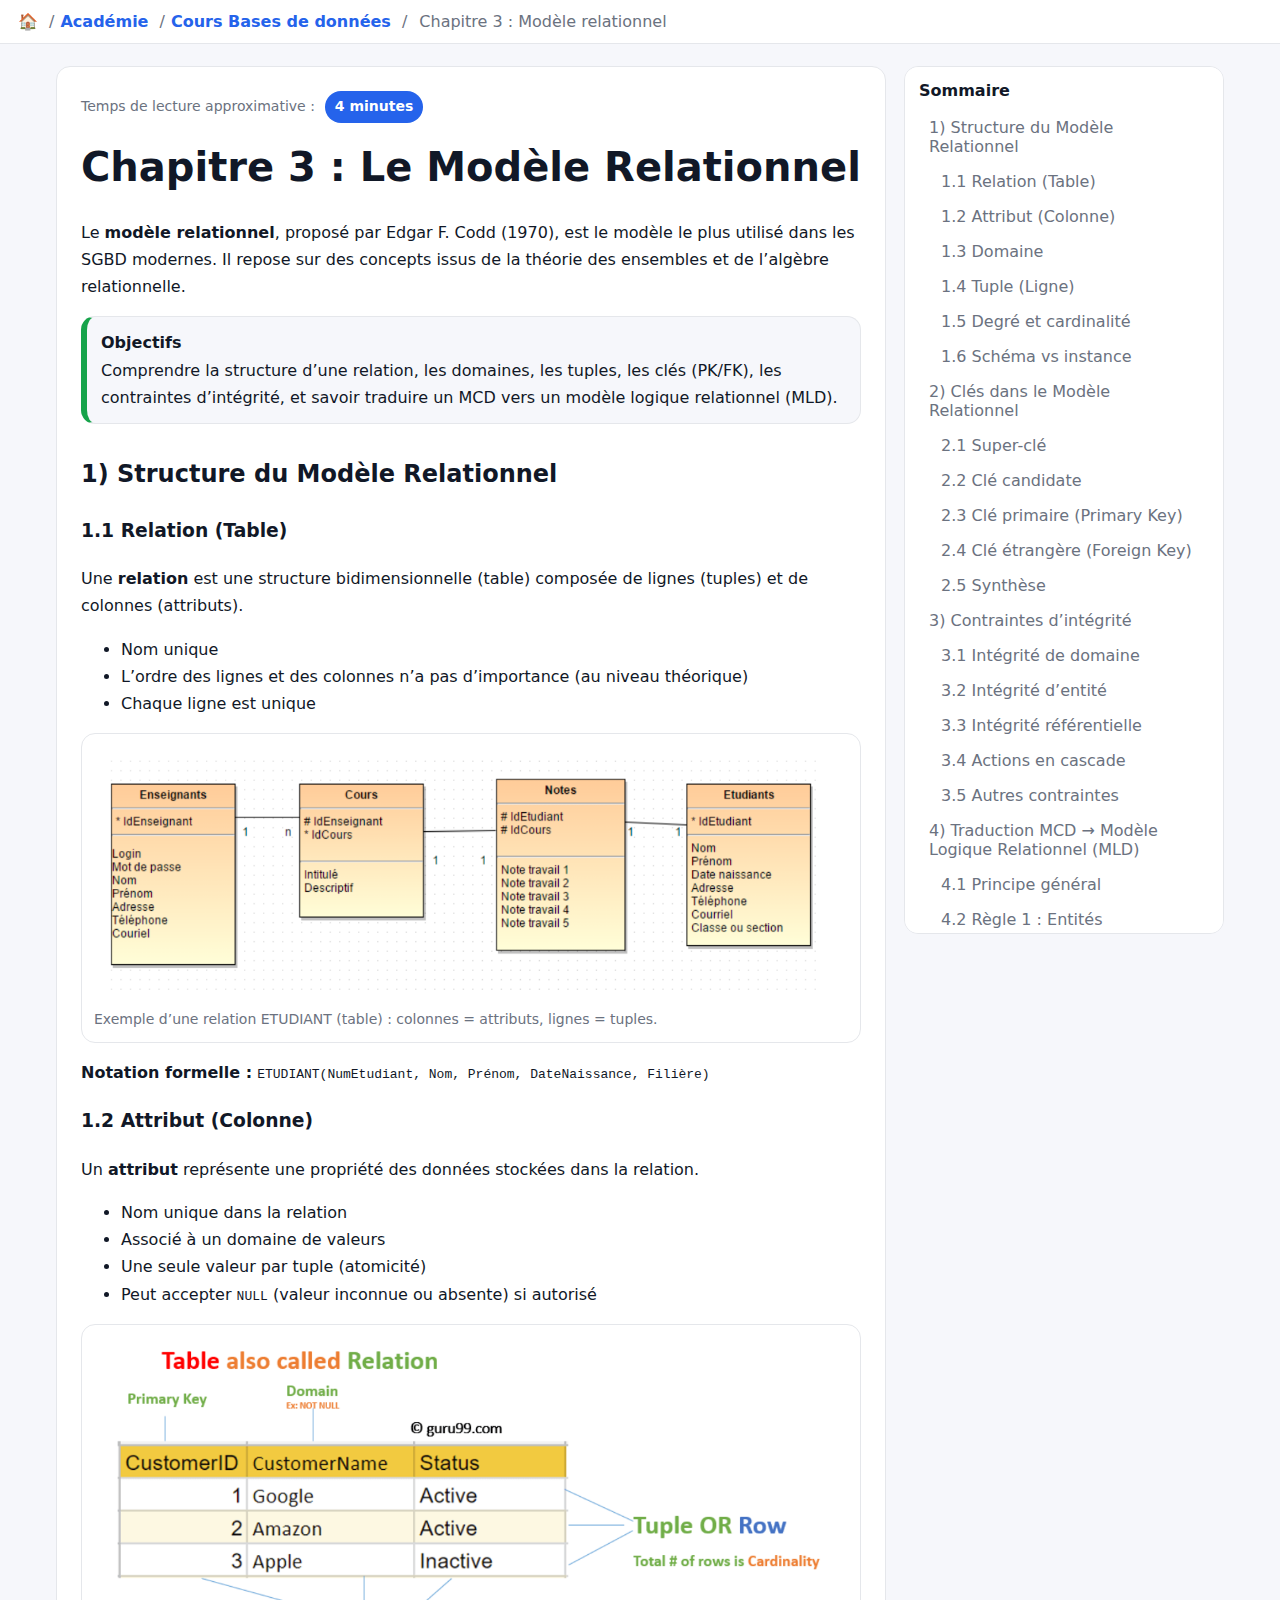
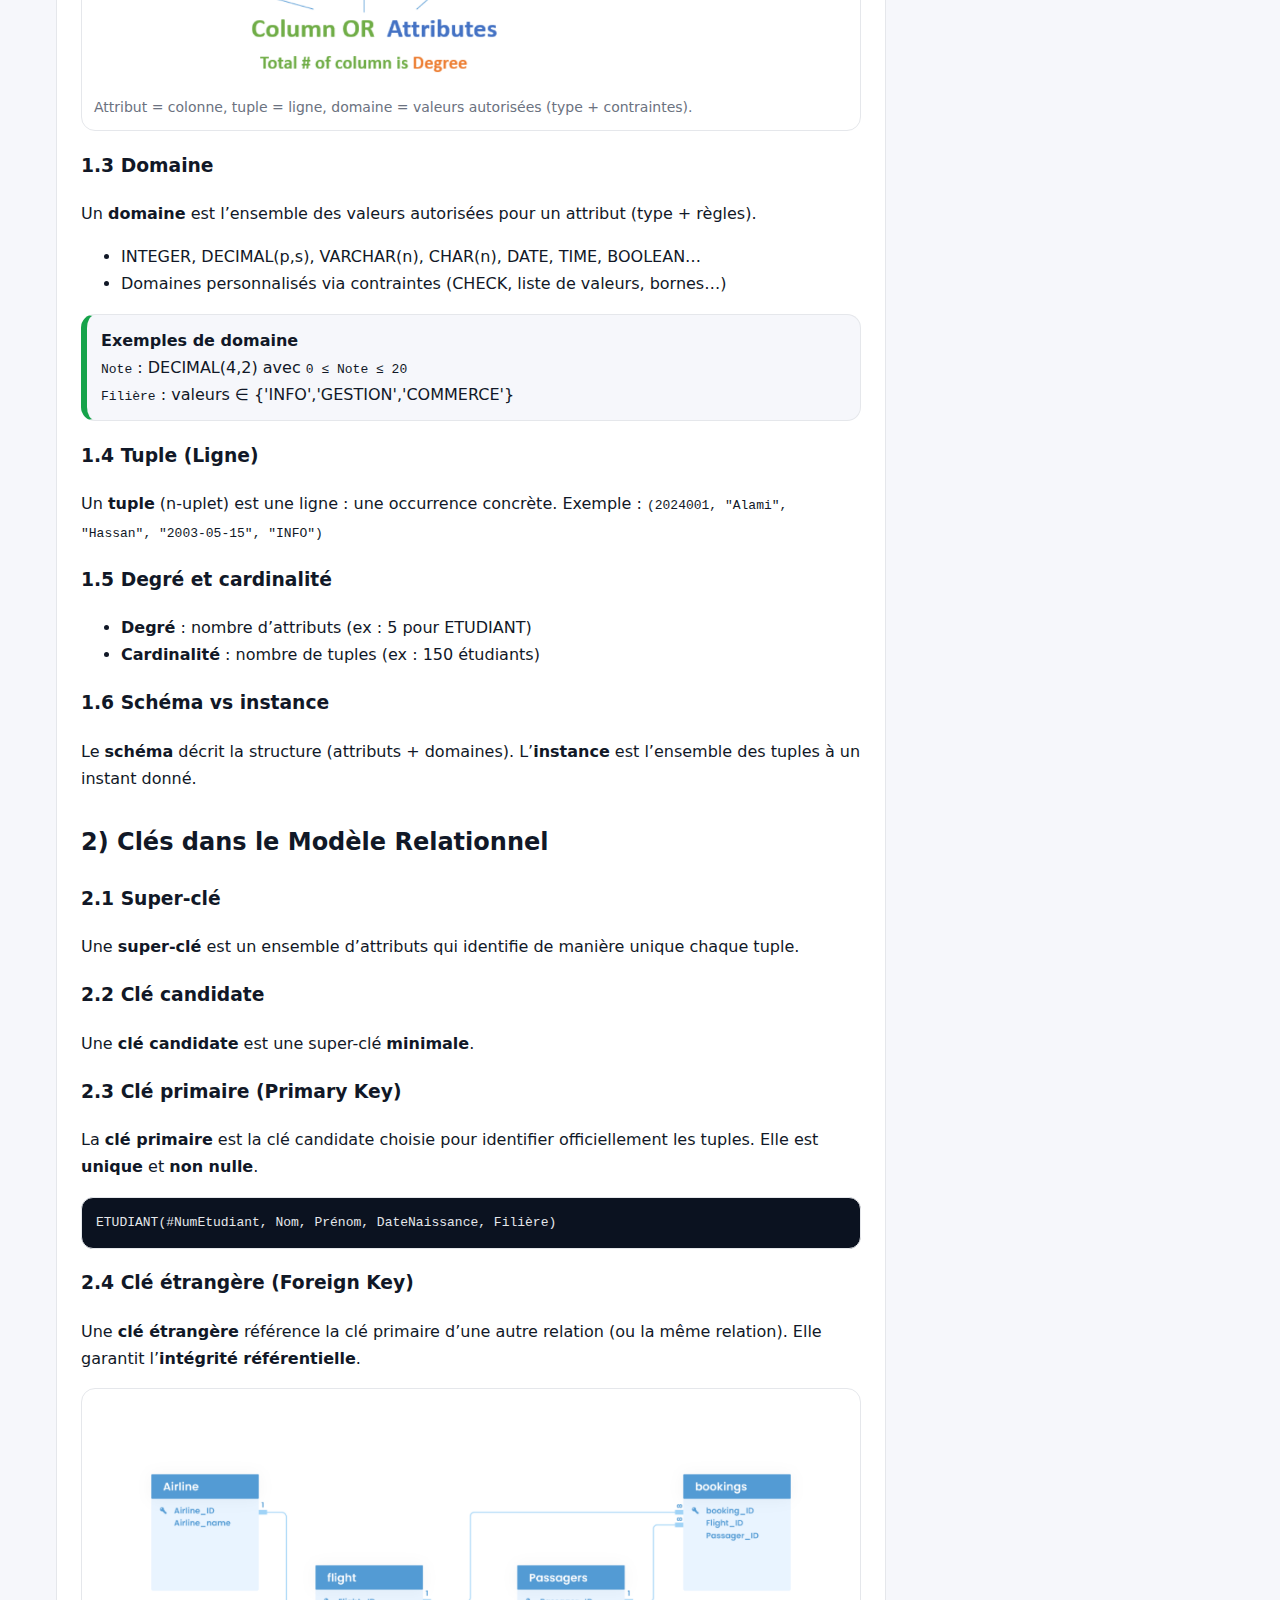
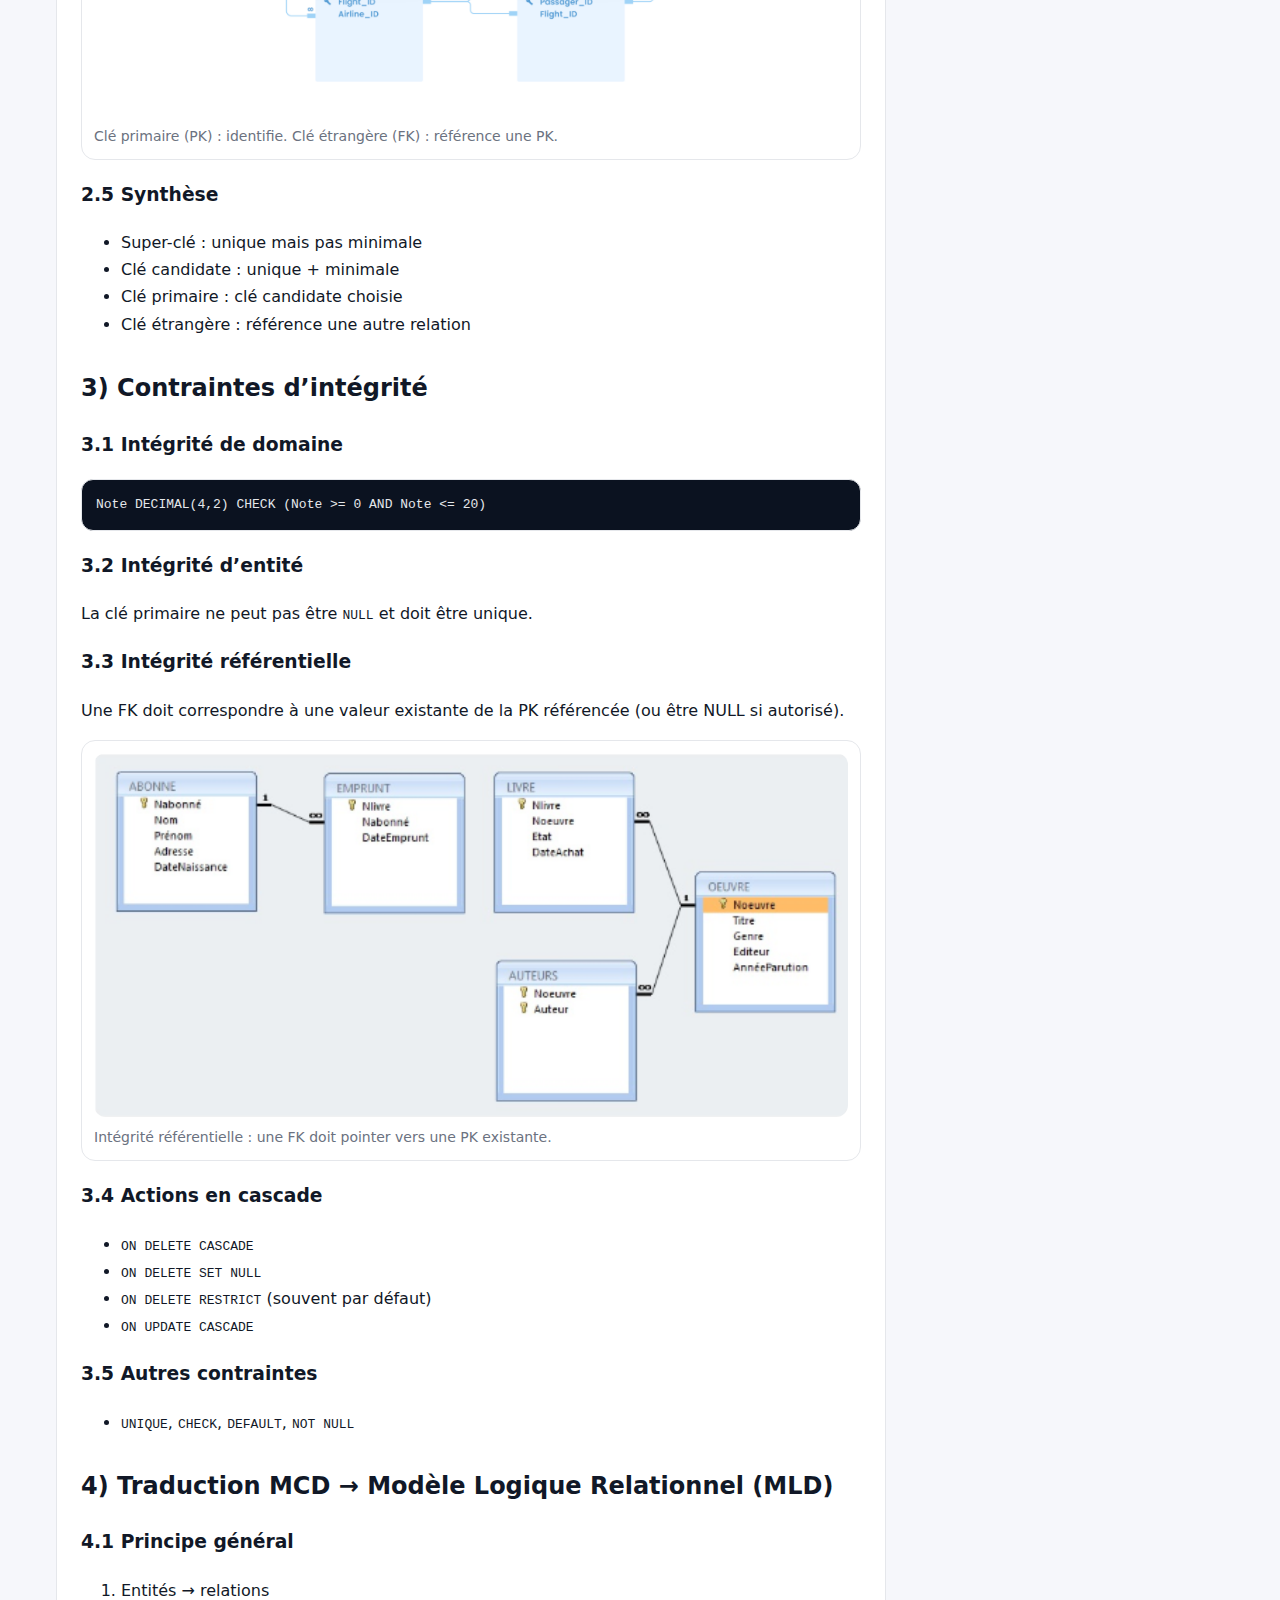
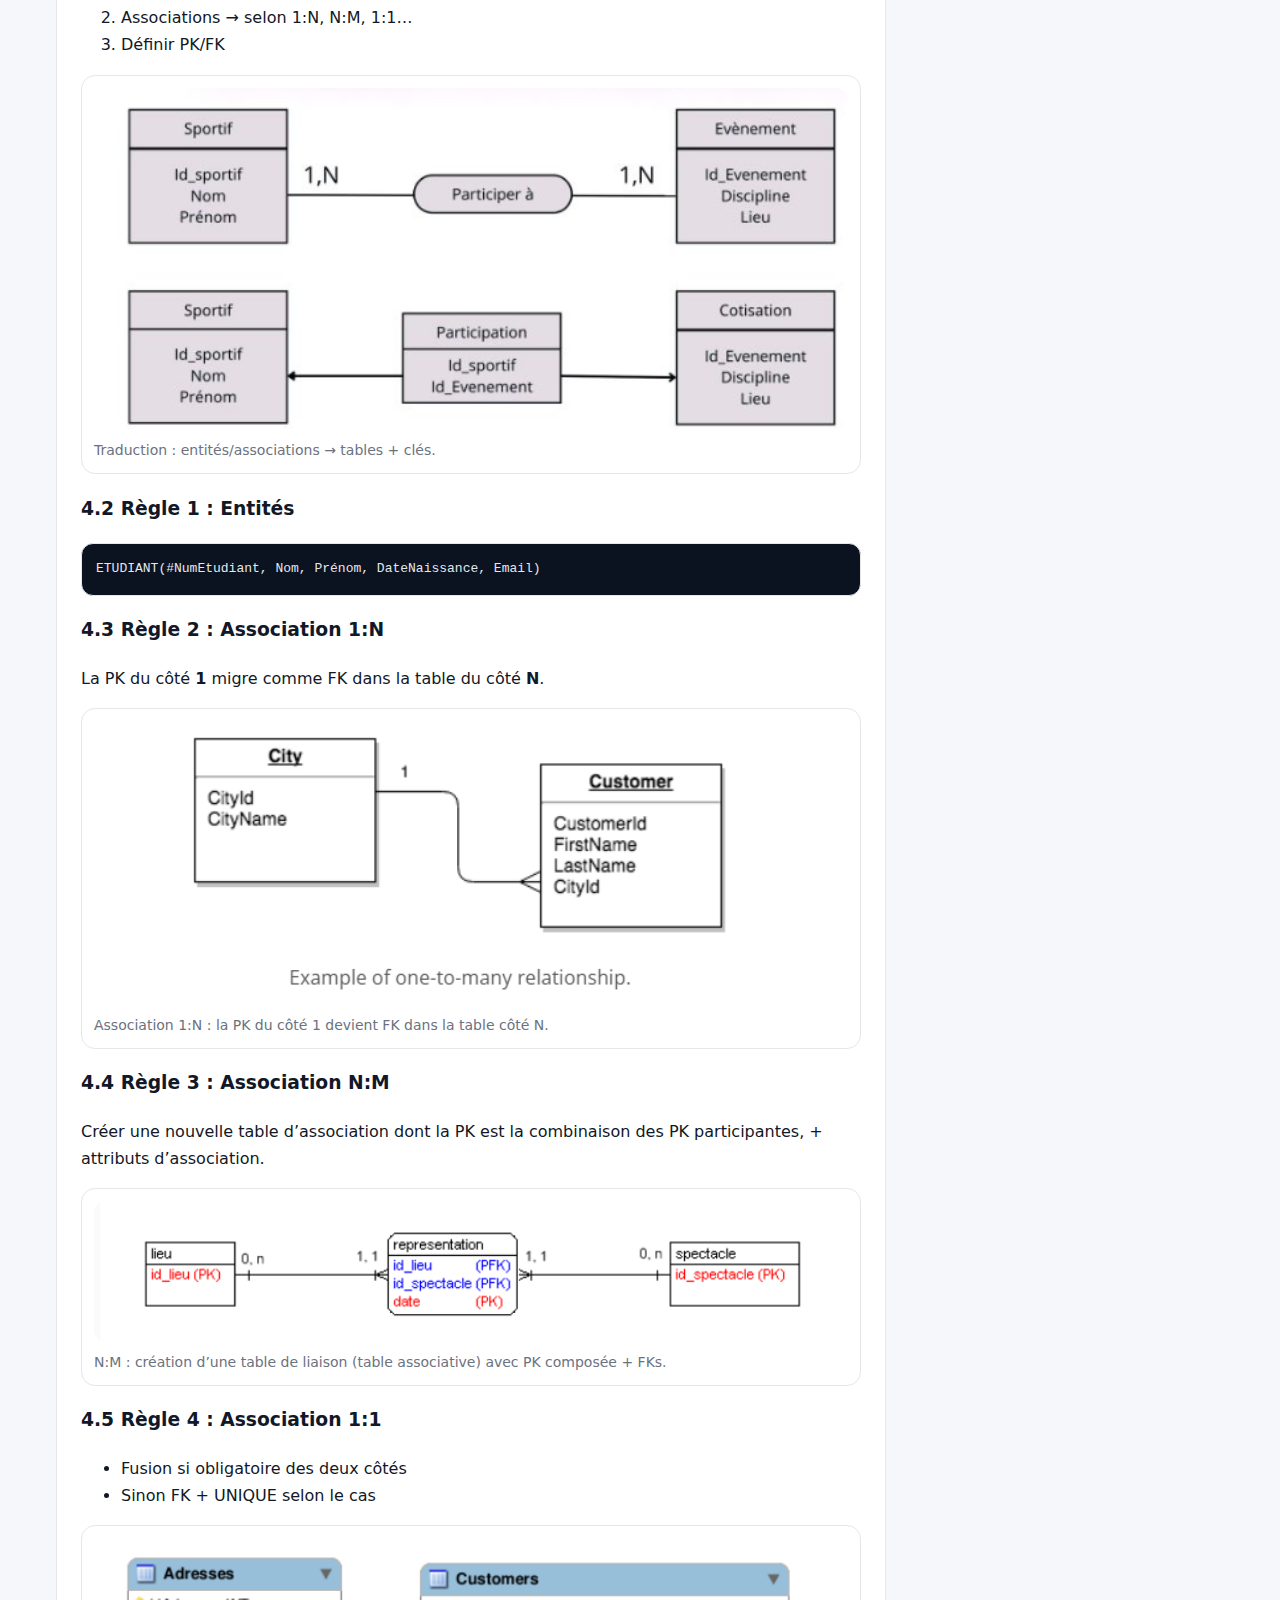
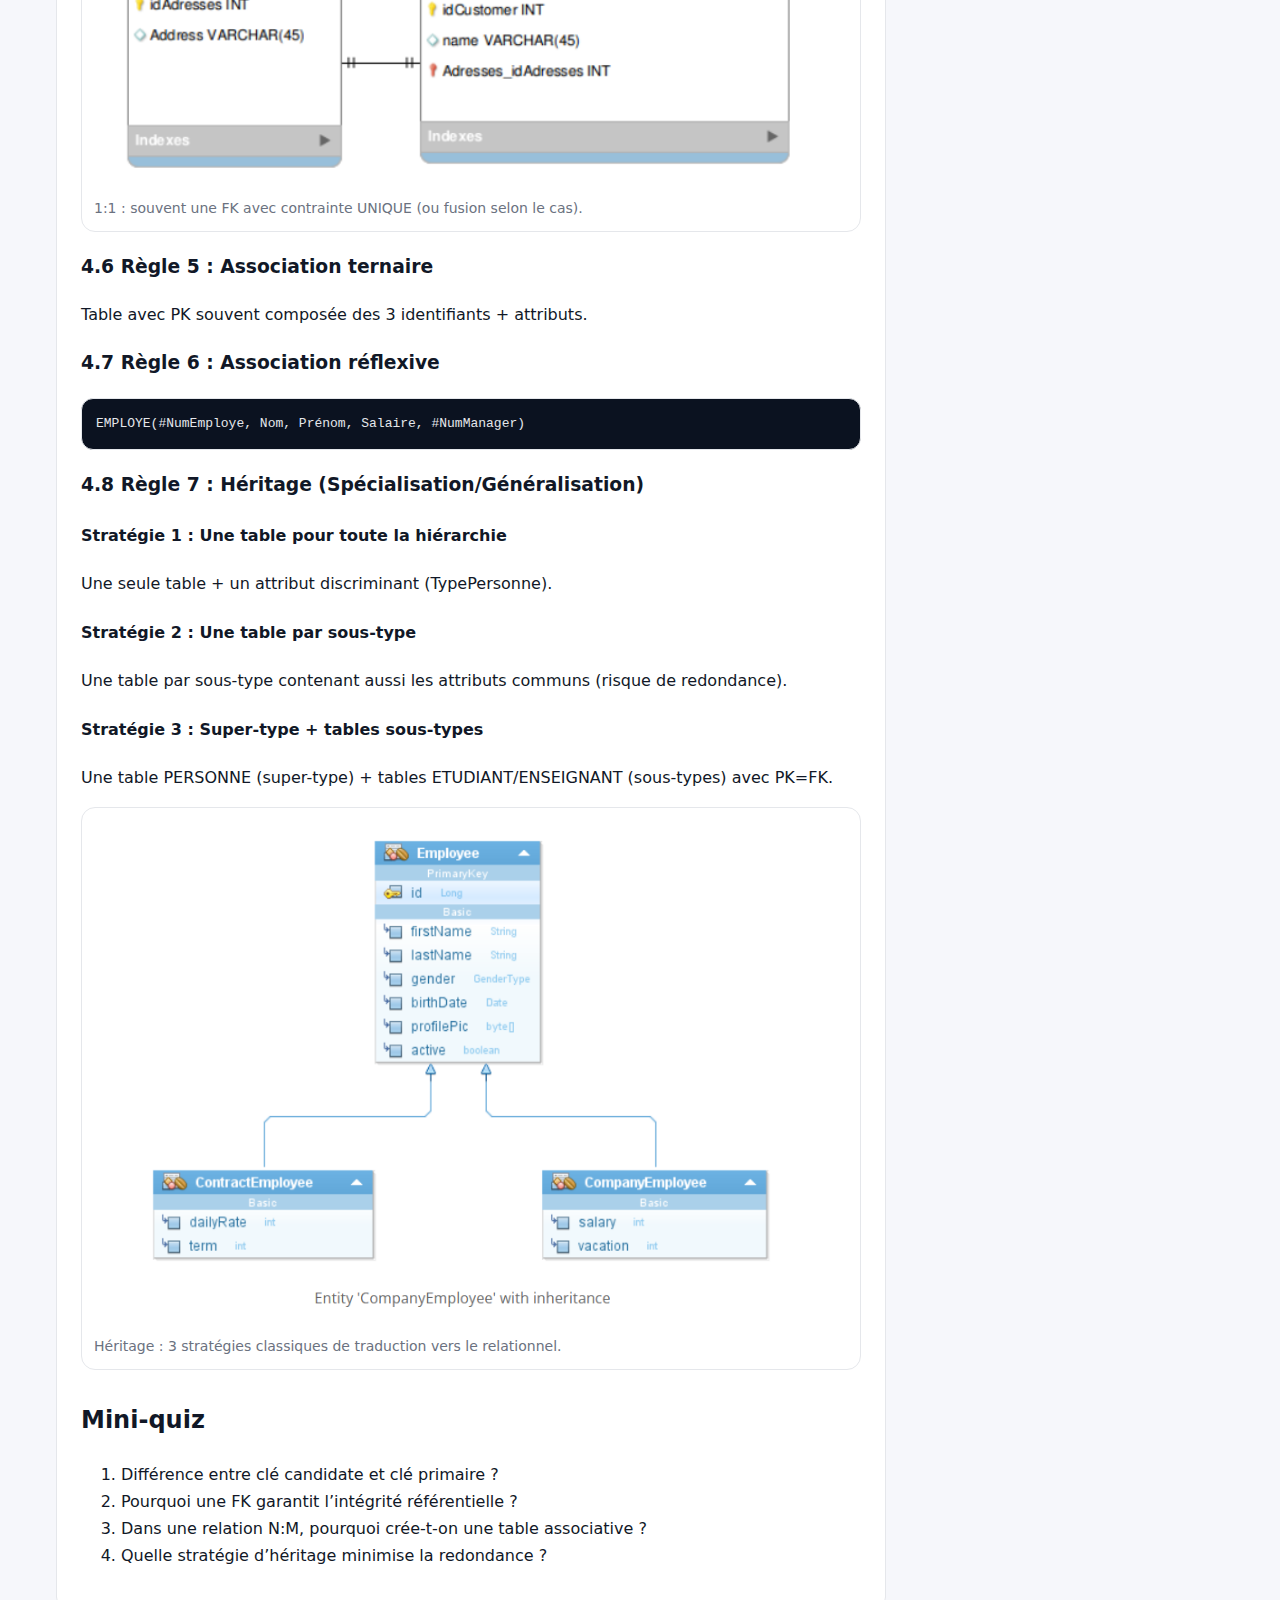
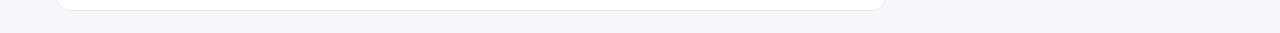
<file: cours/chap3-relationnel.html>
<!doctype html>
<html lang="fr">
<head>
  <meta charset="utf-8" />
  <meta name="viewport" content="width=device-width, initial-scale=1" />
  <title>Chapitre 3 - Modèle relationnel</title>
  <link rel="stylesheet" href="../css/style.css" />
</head>
<body>
  <header class="topbar">
    <nav class="breadcrumb">
      <a href="../index.html" aria-label="Accueil">🏠</a>
      <span>/</span><a href="../index.html">Académie</a>
      <span>/</span><a href="index.html">Cours Bases de données</a>
      <span>/</span><span>Chapitre 3 : Modèle relationnel</span>
    </nav>
  </header>

  <main class="layout">
    <article class="content">
      <div class="meta">
        <span>Temps de lecture approximative :</span>
        <span class="badge" id="readingTime">—</span>
      </div>

      <h1 id="chap3">Chapitre 3 : Le Modèle Relationnel</h1>

      <p>
        Le <strong>modèle relationnel</strong>, proposé par Edgar F. Codd (1970), est le modèle le plus utilisé
        dans les SGBD modernes. Il repose sur des concepts issus de la théorie des ensembles
        et de l’algèbre relationnelle.
      </p>

      <div class="callout good">
        <strong>Objectifs</strong><br/>
        Comprendre la structure d’une relation, les domaines, les tuples, les clés (PK/FK),
        les contraintes d’intégrité, et savoir traduire un MCD vers un modèle logique relationnel (MLD).
      </div>

      <h2 id="structure-modele-relationnel">1) Structure du Modèle Relationnel</h2>

      <h3 id="relation-table">1.1 Relation (Table)</h3>
      <p>
        Une <strong>relation</strong> est une structure bidimensionnelle (table) composée de lignes (tuples)
        et de colonnes (attributs).
      </p>
      <ul>
        <li>Nom unique</li>
        <li>L’ordre des lignes et des colonnes n’a pas d’importance (au niveau théorique)</li>
        <li>Chaque ligne est unique</li>
      </ul>

      <!-- (1) Image table -->
      <figure class="figure-card">
        <img src="img/chap3-table-etudiant.png" alt="Exemple de table ETUDIANT" />
        <figcaption>Exemple d’une relation ETUDIANT (table) : colonnes = attributs, lignes = tuples.</figcaption>
      </figure>

      <p><strong>Notation formelle :</strong> <code>ETUDIANT(NumEtudiant, Nom, Prénom, DateNaissance, Filière)</code></p>

      <h3 id="attribut-colonne">1.2 Attribut (Colonne)</h3>
      <p>
        Un <strong>attribut</strong> représente une propriété des données stockées dans la relation.
      </p>
      <ul>
        <li>Nom unique dans la relation</li>
        <li>Associé à un domaine de valeurs</li>
        <li>Une seule valeur par tuple (atomicité)</li>
        <li>Peut accepter <code>NULL</code> (valeur inconnue ou absente) si autorisé</li>
      </ul>

      <!-- (2) Image attribut/tuple/domaine -->
      <figure class="figure-card">
        <img src="img/chap3-attribut-tuple-domaine.png" alt="Attribut, tuple et domaine" />
        <figcaption>Attribut = colonne, tuple = ligne, domaine = valeurs autorisées (type + contraintes).</figcaption>
      </figure>

      <h3 id="domaine">1.3 Domaine</h3>
      <p>
        Un <strong>domaine</strong> est l’ensemble des valeurs autorisées pour un attribut (type + règles).
      </p>
      <ul>
        <li>INTEGER, DECIMAL(p,s), VARCHAR(n), CHAR(n), DATE, TIME, BOOLEAN…</li>
        <li>Domaines personnalisés via contraintes (CHECK, liste de valeurs, bornes…)</li>
      </ul>

      <div class="callout good">
        <strong>Exemples de domaine</strong><br/>
        <code>Note</code> : DECIMAL(4,2) avec <code>0 ≤ Note ≤ 20</code><br/>
        <code>Filière</code> : valeurs ∈ {'INFO','GESTION','COMMERCE'}
      </div>

      <h3 id="tuple-ligne">1.4 Tuple (Ligne)</h3>
      <p>
        Un <strong>tuple</strong> (n-uplet) est une ligne : une occurrence concrète.
        Exemple : <code>(2024001, "Alami", "Hassan", "2003-05-15", "INFO")</code>
      </p>

      <h3 id="degre-cardinalite">1.5 Degré et cardinalité</h3>
      <ul>
        <li><strong>Degré</strong> : nombre d’attributs (ex : 5 pour ETUDIANT)</li>
        <li><strong>Cardinalité</strong> : nombre de tuples (ex : 150 étudiants)</li>
      </ul>

      <h3 id="schema-vs-instance">1.6 Schéma vs instance</h3>
      <p>
        Le <strong>schéma</strong> décrit la structure (attributs + domaines). L’<strong>instance</strong> est l’ensemble
        des tuples à un instant donné.
      </p>

      <h2 id="cles">2) Clés dans le Modèle Relationnel</h2>

      <h3 id="super-cle">2.1 Super-clé</h3>
      <p>
        Une <strong>super-clé</strong> est un ensemble d’attributs qui identifie de manière unique chaque tuple.
      </p>

      <h3 id="cle-candidate">2.2 Clé candidate</h3>
      <p>
        Une <strong>clé candidate</strong> est une super-clé <strong>minimale</strong>.
      </p>

      <h3 id="cle-primaire">2.3 Clé primaire (Primary Key)</h3>
      <p>
        La <strong>clé primaire</strong> est la clé candidate choisie pour identifier officiellement les tuples.
        Elle est <strong>unique</strong> et <strong>non nulle</strong>.
      </p>

      <pre><code>ETUDIANT(#NumEtudiant, Nom, Prénom, DateNaissance, Filière)</code></pre>

      <h3 id="cle-etrangere">2.4 Clé étrangère (Foreign Key)</h3>
      <p>
        Une <strong>clé étrangère</strong> référence la clé primaire d’une autre relation (ou la même relation).
        Elle garantit l’<strong>intégrité référentielle</strong>.
      </p>

      <!-- (3) Image PK/FK -->
      <figure class="figure-card">
        <img src="img/chap3-cles-pk-fk.png" alt="PK et FK dans un schéma relationnel" />
        <figcaption>Clé primaire (PK) : identifie. Clé étrangère (FK) : référence une PK.</figcaption>
      </figure>

      <h3 id="synthese-cles">2.5 Synthèse</h3>
      <ul>
        <li>Super-clé : unique mais pas minimale</li>
        <li>Clé candidate : unique + minimale</li>
        <li>Clé primaire : clé candidate choisie</li>
        <li>Clé étrangère : référence une autre relation</li>
      </ul>

      <h2 id="contraintes-integrite">3) Contraintes d’intégrité</h2>

      <h3 id="integrite-domaine">3.1 Intégrité de domaine</h3>
      <pre><code>Note DECIMAL(4,2) CHECK (Note >= 0 AND Note <= 20)</code></pre>

      <h3 id="integrite-entite">3.2 Intégrité d’entité</h3>
      <p>
        La clé primaire ne peut pas être <code>NULL</code> et doit être unique.
      </p>

      <h3 id="integrite-referentielle">3.3 Intégrité référentielle</h3>
      <p>
        Une FK doit correspondre à une valeur existante de la PK référencée (ou être NULL si autorisé).
      </p>

      <!-- (4) Image intégrité référentielle -->
      <figure class="figure-card">
        <img src="img/chap3-integrite-referentielle.png" alt="Intégrité référentielle (FK vers PK)" />
        <figcaption>Intégrité référentielle : une FK doit pointer vers une PK existante.</figcaption>
      </figure>

      <h3 id="actions-cascade">3.4 Actions en cascade</h3>
      <ul>
        <li><code>ON DELETE CASCADE</code></li>
        <li><code>ON DELETE SET NULL</code></li>
        <li><code>ON DELETE RESTRICT</code> (souvent par défaut)</li>
        <li><code>ON UPDATE CASCADE</code></li>
      </ul>

      <h3 id="autres-contraintes">3.5 Autres contraintes</h3>
      <ul>
        <li><code>UNIQUE</code>, <code>CHECK</code>, <code>DEFAULT</code>, <code>NOT NULL</code></li>
      </ul>

      <h2 id="mcd-vers-mld">4) Traduction MCD → Modèle Logique Relationnel (MLD)</h2>

      <h3 id="principe-general">4.1 Principe général</h3>
      <ol>
        <li>Entités → relations</li>
        <li>Associations → selon 1:N, N:M, 1:1…</li>
        <li>Définir PK/FK</li>
      </ol>

      <!-- (5) Image MCD vers MLD -->
      <figure class="figure-card">
        <img src="img/chap3-mcd-vers-mld.png" alt="Schéma de traduction MCD vers MLD" />
        <figcaption>Traduction : entités/associations → tables + clés.</figcaption>
      </figure>

      <h3 id="regle1-entites">4.2 Règle 1 : Entités</h3>
      <pre><code>ETUDIANT(#NumEtudiant, Nom, Prénom, DateNaissance, Email)</code></pre>

      <h3 id="regle2-1n">4.3 Règle 2 : Association 1:N</h3>
      <p>
        La PK du côté <strong>1</strong> migre comme FK dans la table du côté <strong>N</strong>.
      </p>

      <!-- (6) Image 1:N -->
      <figure class="figure-card">
        <img src="img/chap3-1n-migration-fk.png" alt="Association 1:N et migration de clé étrangère" />
        <figcaption>Association 1:N : la PK du côté 1 devient FK dans la table côté N.</figcaption>
      </figure>

      <h3 id="regle3-nm">4.4 Règle 3 : Association N:M</h3>
      <p>
        Créer une nouvelle table d’association dont la PK est la combinaison des PK participantes,
        + attributs d’association.
      </p>

      <!-- (7) Image N:M -->
      <figure class="figure-card">
        <img src="img/chap3-nm-table-associative.png" alt="Association N:M avec table associative" />
        <figcaption>N:M : création d’une table de liaison (table associative) avec PK composée + FKs.</figcaption>
      </figure>

      <h3 id="regle4-11">4.5 Règle 4 : Association 1:1</h3>
      <ul>
        <li>Fusion si obligatoire des deux côtés</li>
        <li>Sinon FK + UNIQUE selon le cas</li>
      </ul>

      <!-- (8) Image 1:1 -->
      <figure class="figure-card">
        <img src="img/chap3-11-foreignkey-unique.png" alt="Association 1:1 avec FK + UNIQUE" />
        <figcaption>1:1 : souvent une FK avec contrainte UNIQUE (ou fusion selon le cas).</figcaption>
      </figure>

      <h3 id="regle5-ternaire">4.6 Règle 5 : Association ternaire</h3>
      <p>
        Table avec PK souvent composée des 3 identifiants + attributs.
      </p>

      <h3 id="regle6-reflexive">4.7 Règle 6 : Association réflexive</h3>
      <pre><code>EMPLOYE(#NumEmploye, Nom, Prénom, Salaire, #NumManager)</code></pre>

      <h3 id="regle7-heritage">4.8 Règle 7 : Héritage (Spécialisation/Généralisation)</h3>

      <h4 id="heritage-strategie1">Stratégie 1 : Une table pour toute la hiérarchie</h4>
      <p>Une seule table + un attribut discriminant (TypePersonne).</p>

      <h4 id="heritage-strategie2">Stratégie 2 : Une table par sous-type</h4>
      <p>Une table par sous-type contenant aussi les attributs communs (risque de redondance).</p>

      <h4 id="heritage-strategie3">Stratégie 3 : Super-type + tables sous-types</h4>
      <p>Une table PERSONNE (super-type) + tables ETUDIANT/ENSEIGNANT (sous-types) avec PK=FK.</p>

      <!-- (9) Image héritage -->
      <figure class="figure-card">
        <img src="img/chap3-heritage-strategies.png" alt="Stratégies de traduction de l'héritage" />
        <figcaption>Héritage : 3 stratégies classiques de traduction vers le relationnel.</figcaption>
      </figure>

      <h2 id="mini-quiz">Mini-quiz</h2>
      <ol>
        <li>Différence entre clé candidate et clé primaire ?</li>
        <li>Pourquoi une FK garantit l’intégrité référentielle ?</li>
        <li>Dans une relation N:M, pourquoi crée-t-on une table associative ?</li>
        <li>Quelle stratégie d’héritage minimise la redondance ?</li>
      </ol>

    </article>

    <aside class="sidebar">
      <div class="sidebar-title">Sommaire</div>
      <nav id="toc" class="toc"></nav>
      <div class="sidebar-footer">
        <a class="pill" href="index.html">Retour au sommaire</a>
      </div>
    </aside>
  </main>

  <script src="../js/page-toc.js"></script>
</body>
</html>
</file>
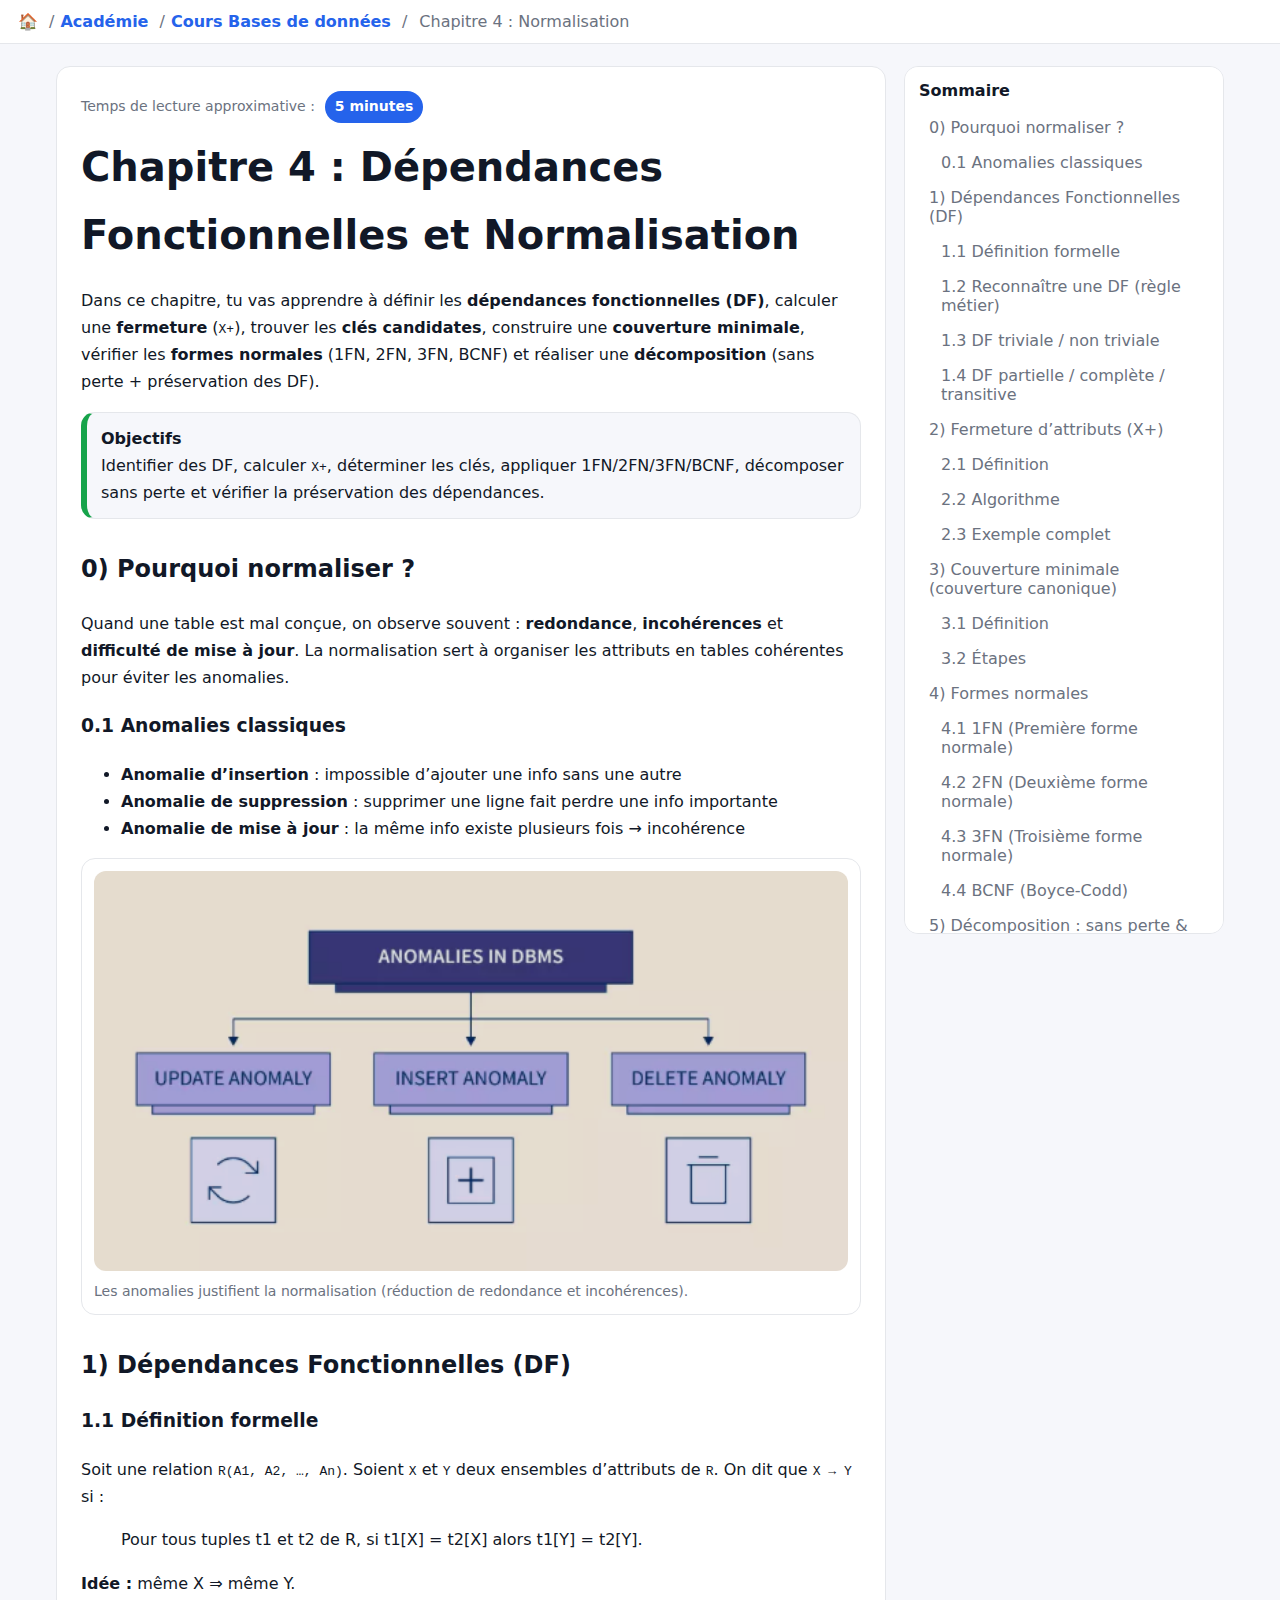
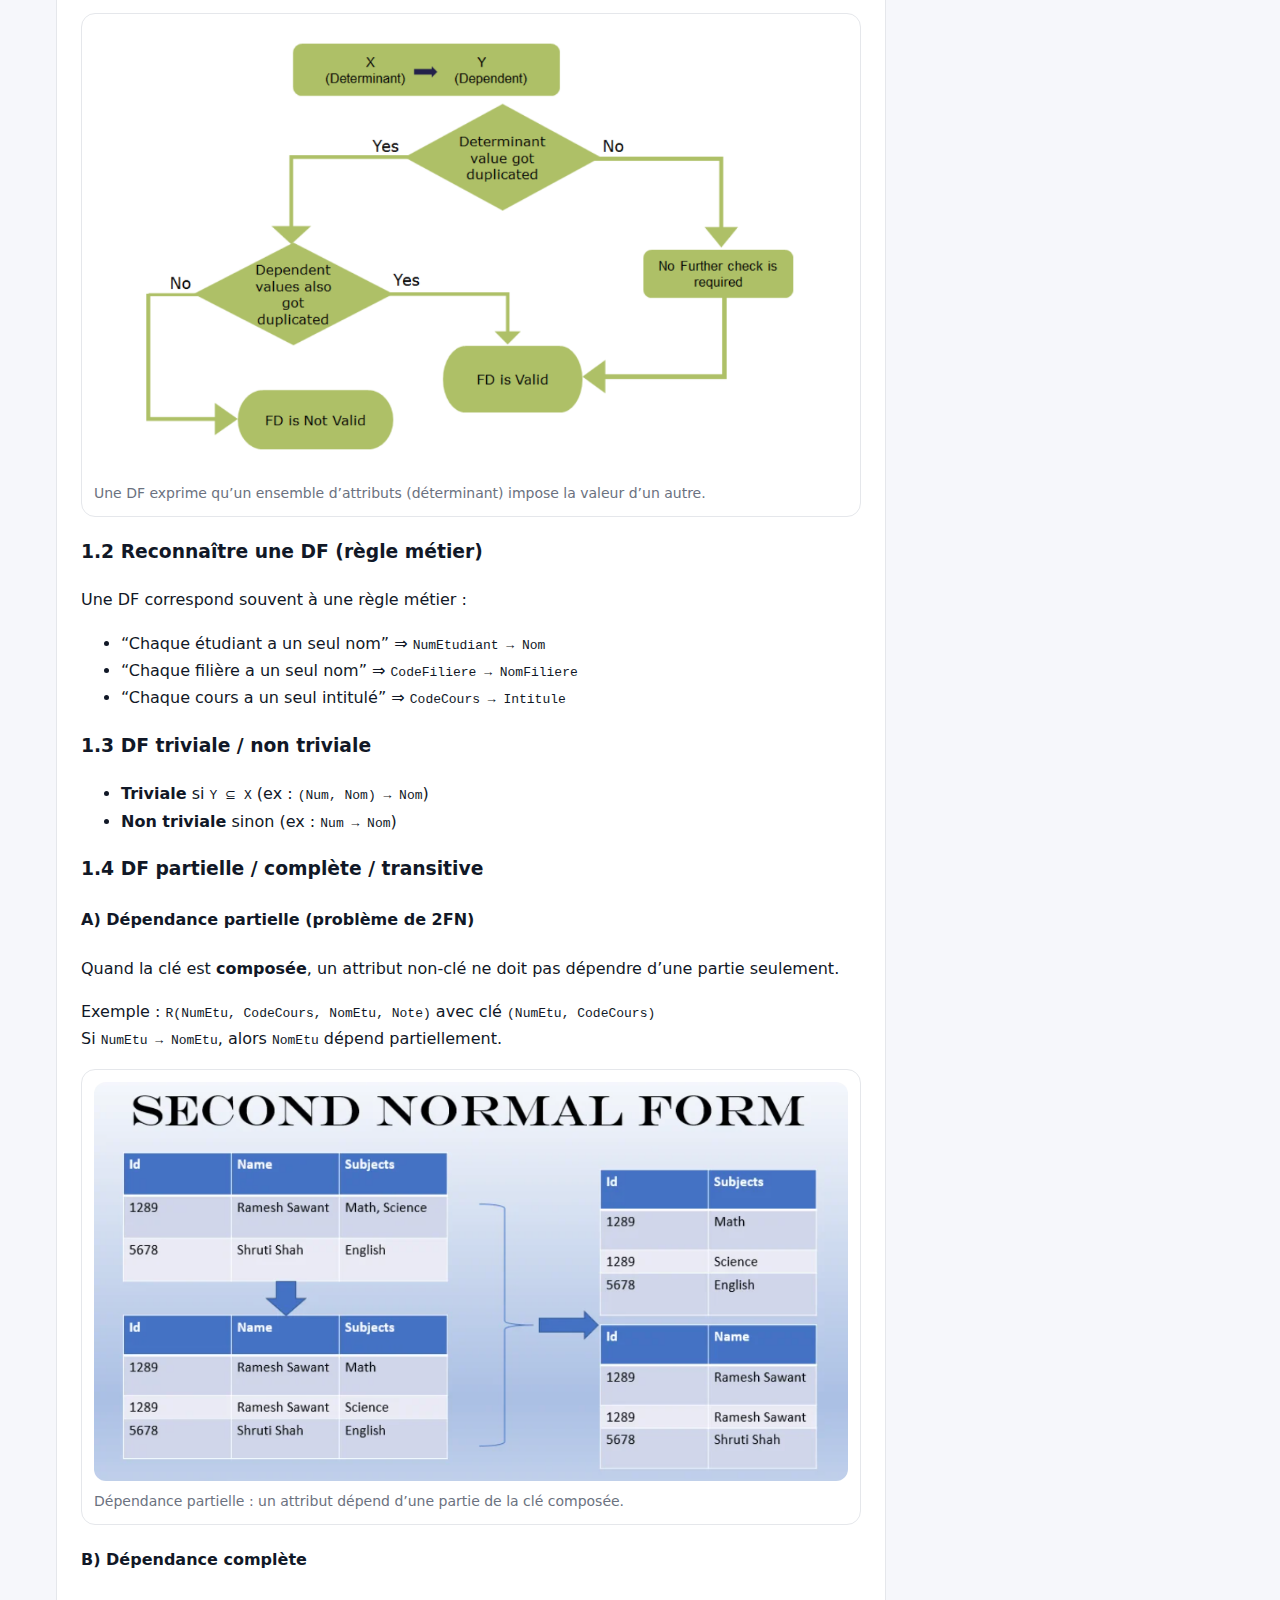
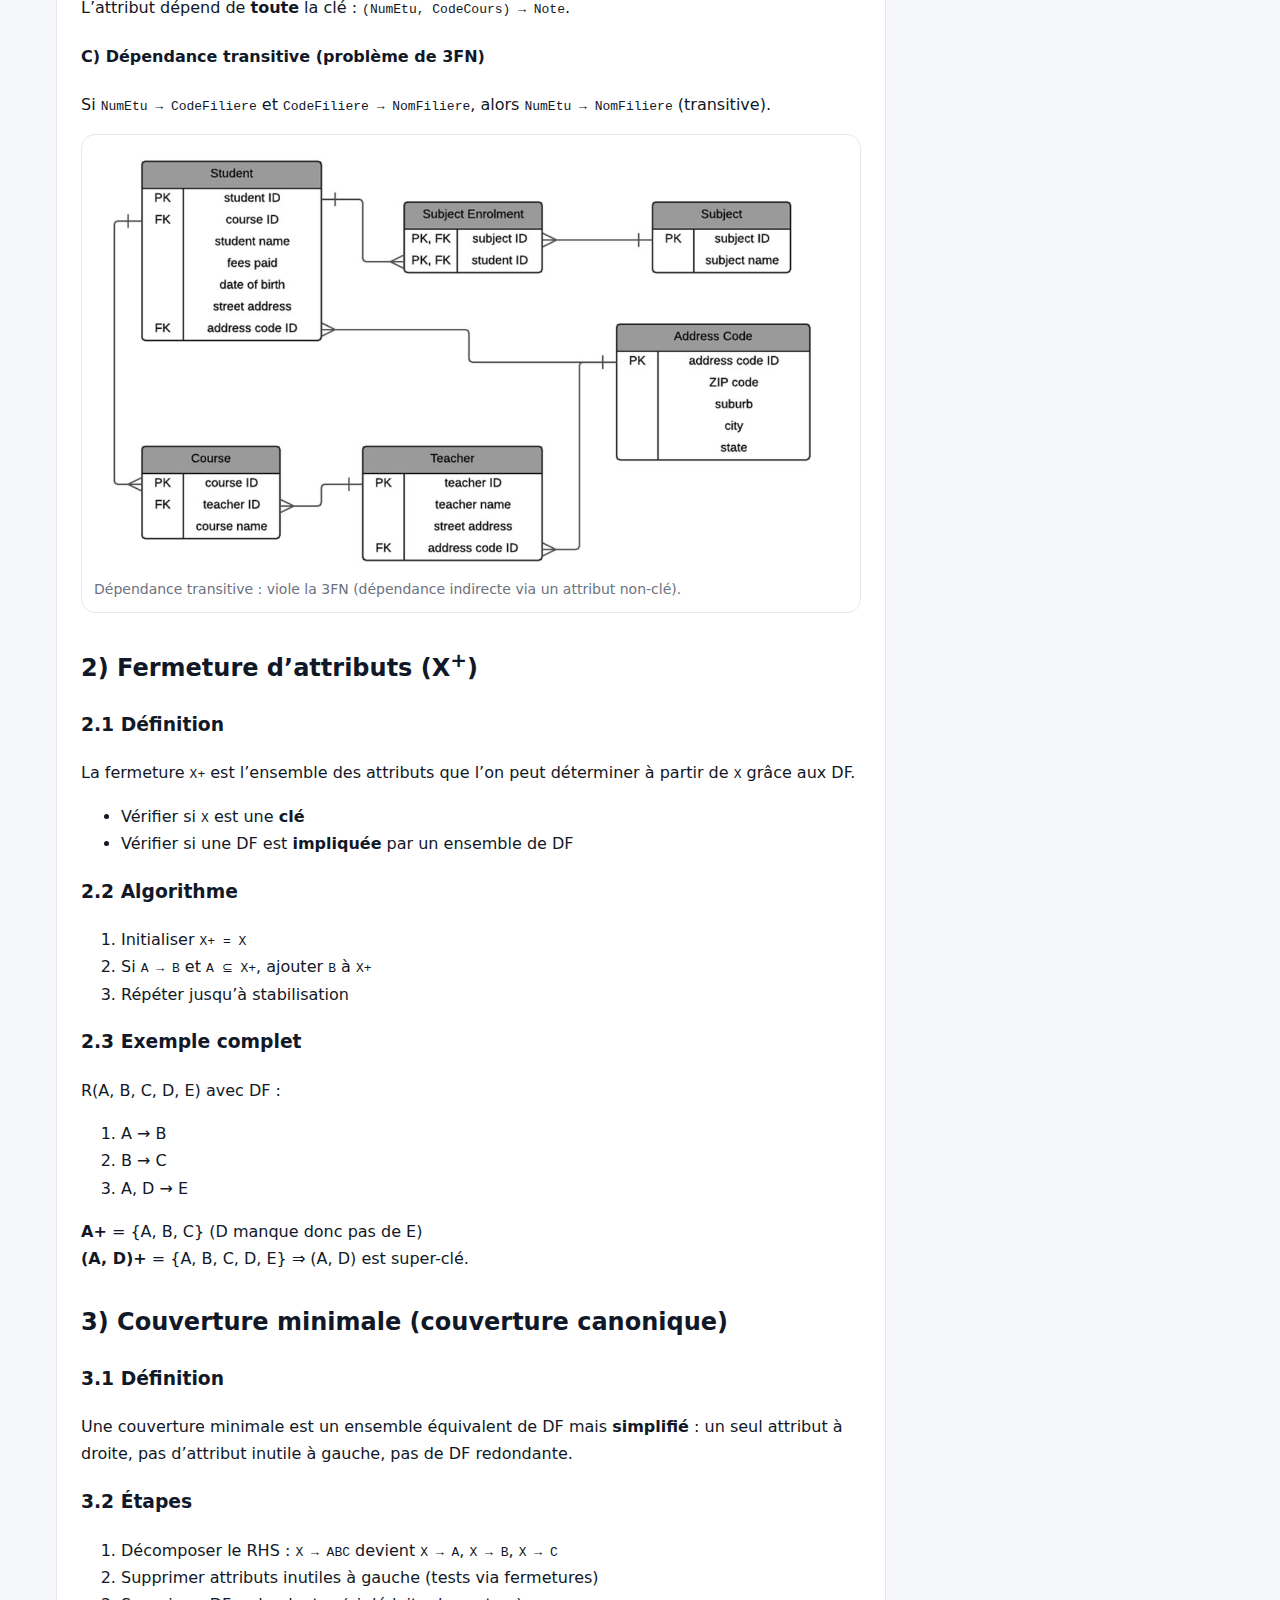
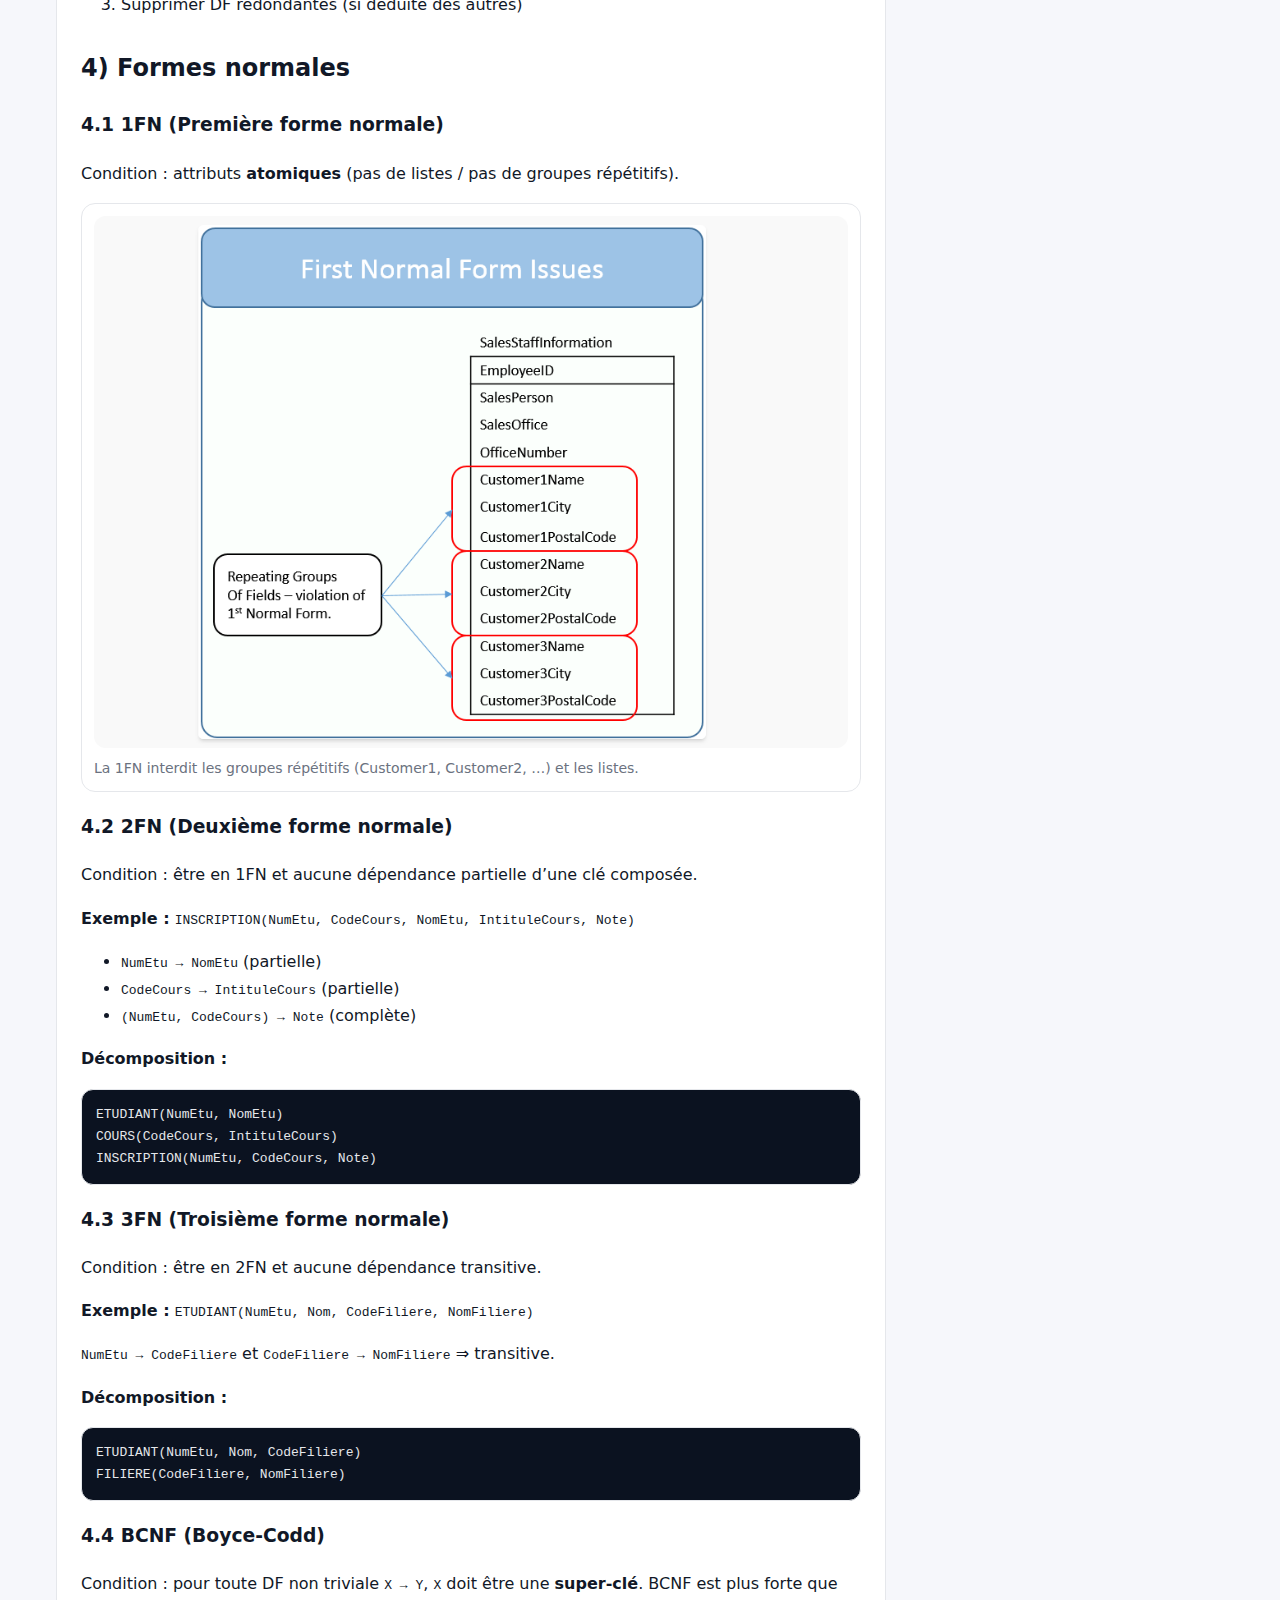
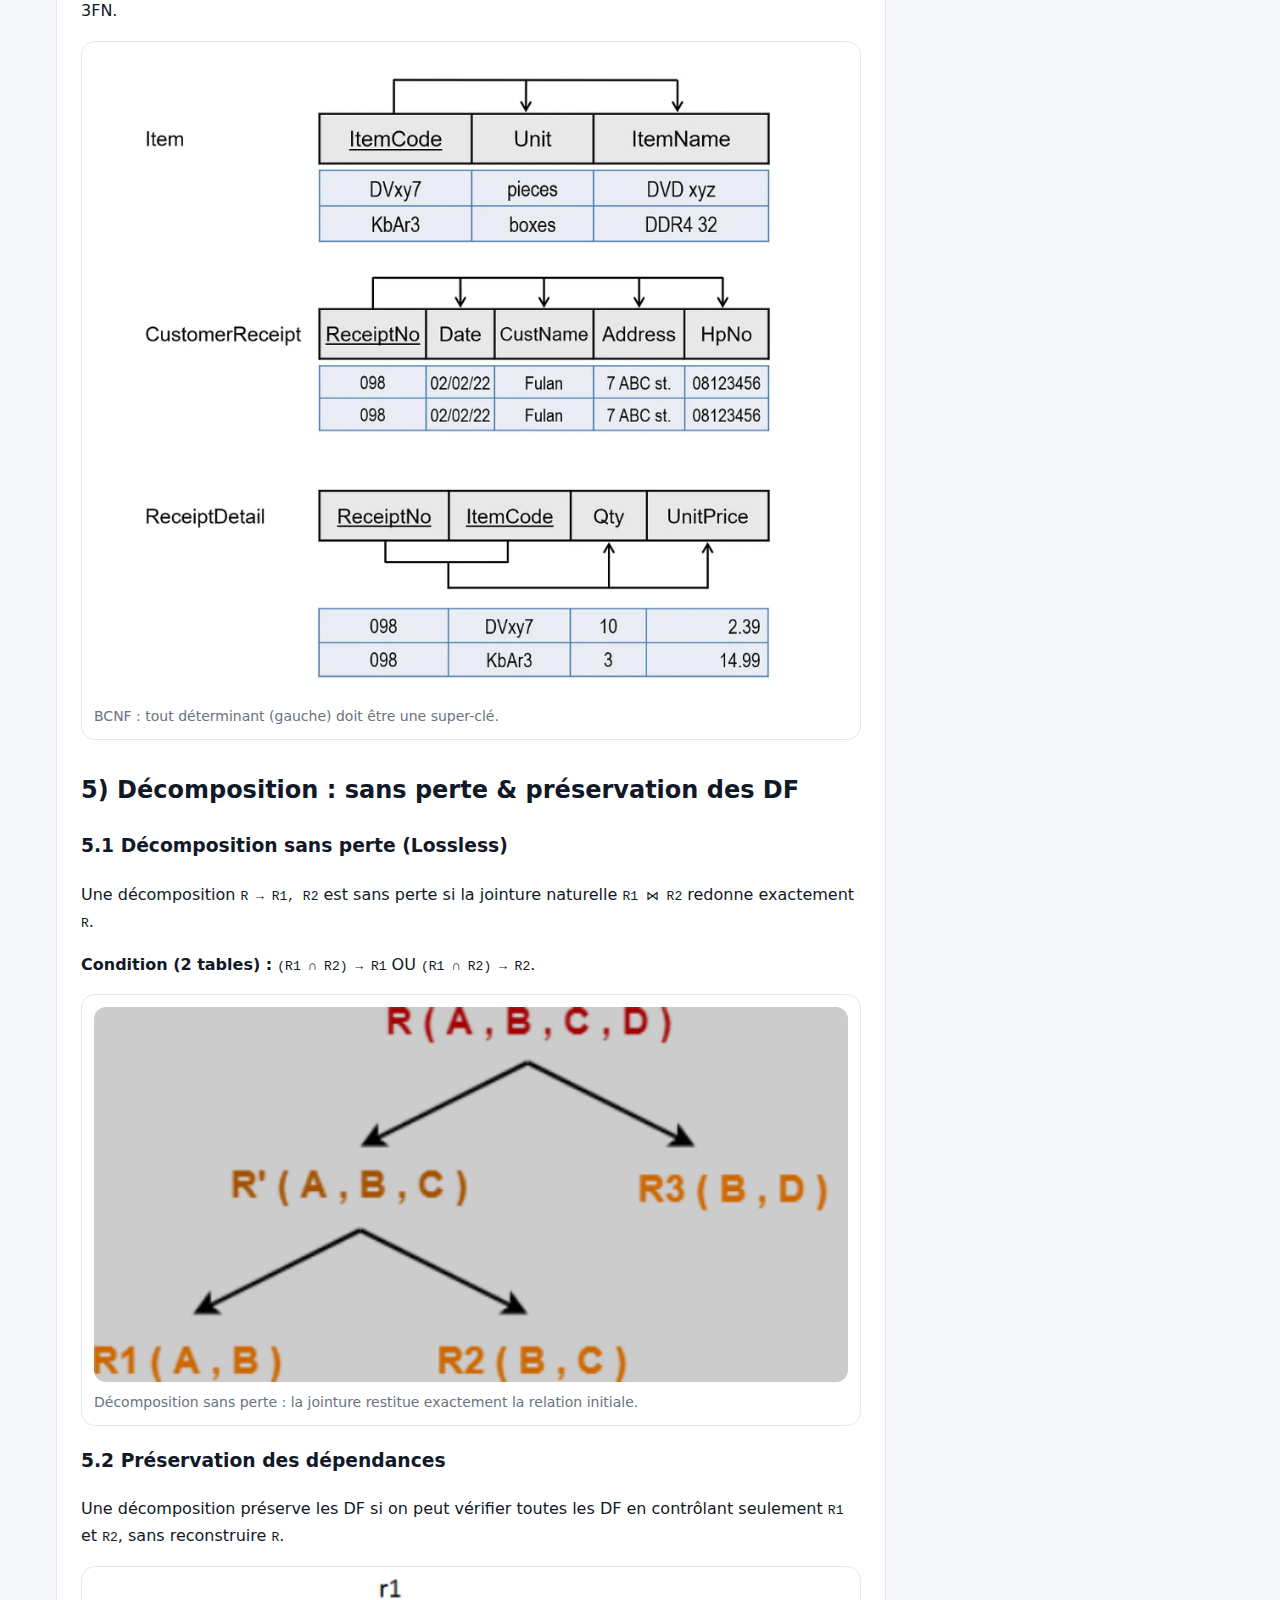
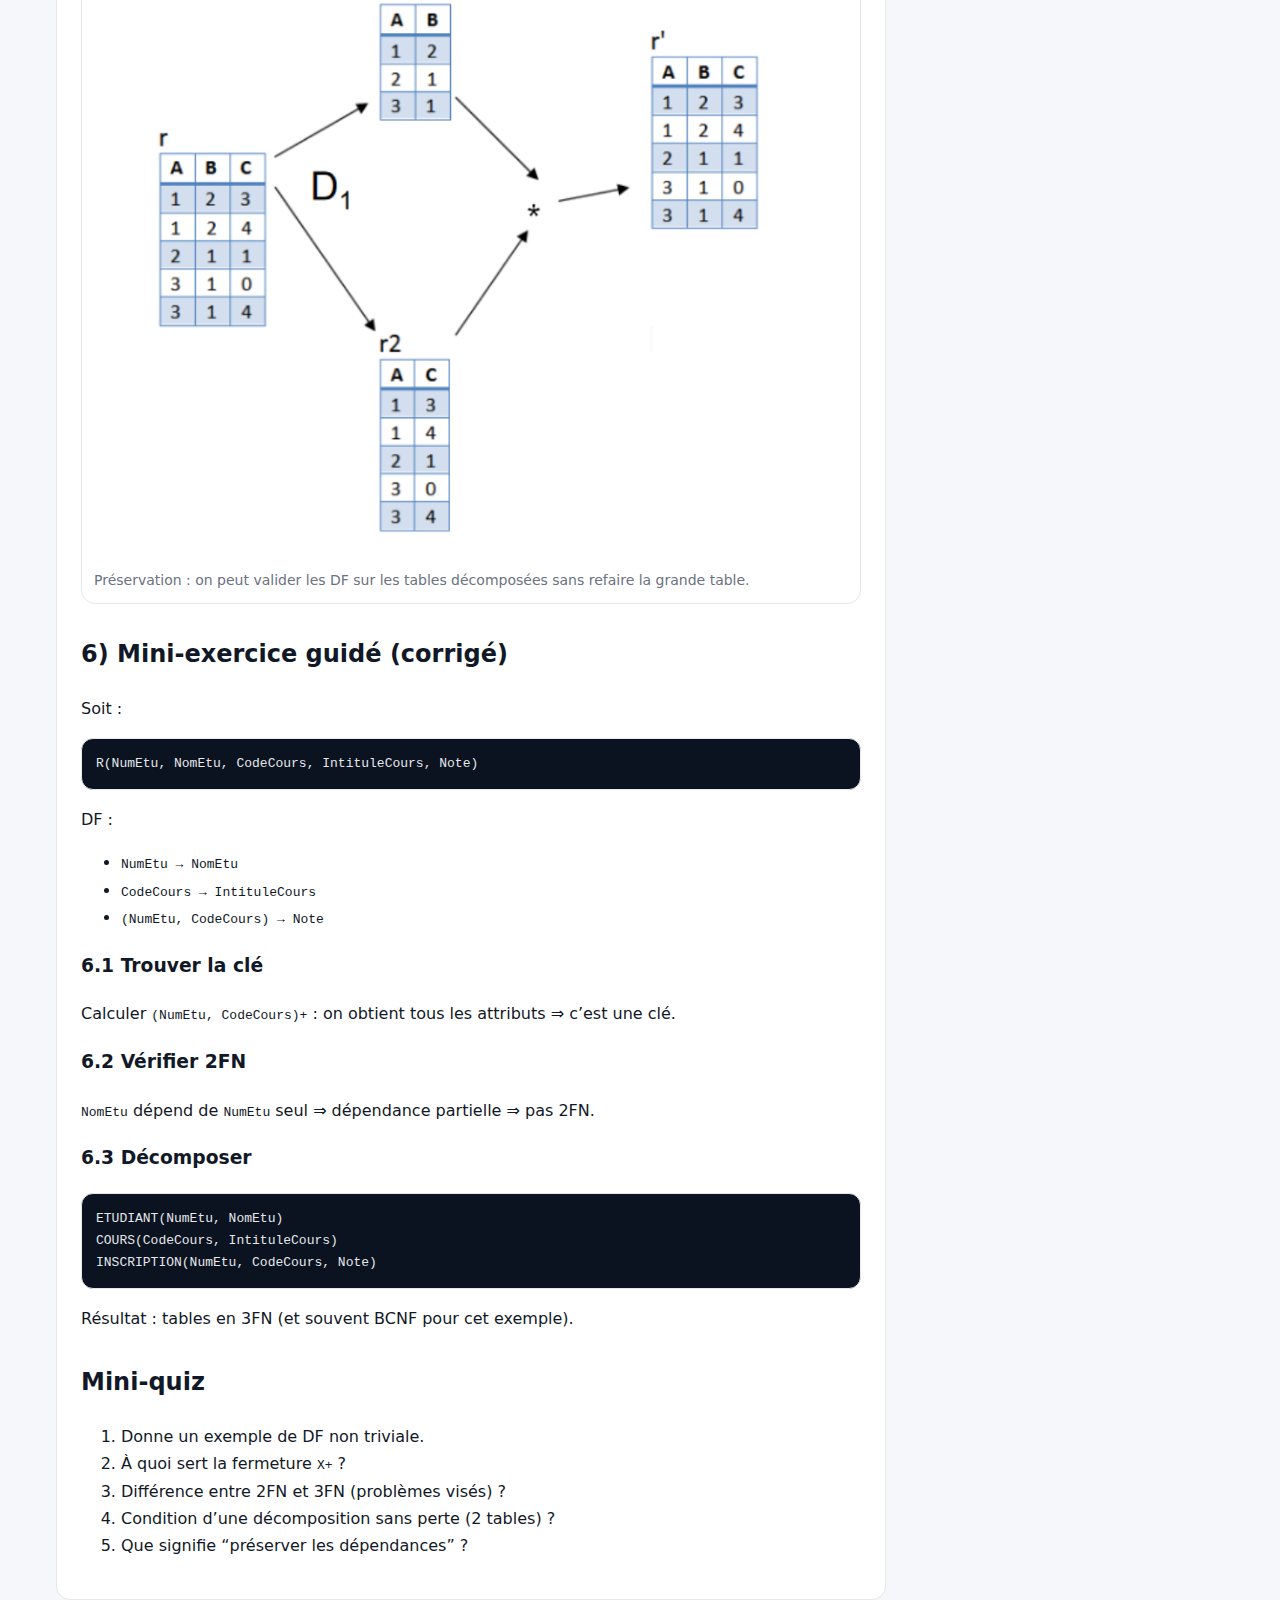
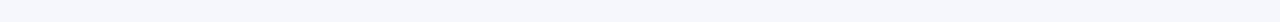
<file: cours/chap4-normalisation.html>
<!doctype html>
<html lang="fr">
<head>
  <meta charset="utf-8" />
  <meta name="viewport" content="width=device-width, initial-scale=1" />
  <title>Chapitre 4 - Dépendances fonctionnelles & Normalisation</title>
  <link rel="stylesheet" href="../css/style.css" />
</head>
<body>
  <header class="topbar">
    <nav class="breadcrumb">
      <a href="../index.html" aria-label="Accueil">🏠</a>
      <span>/</span><a href="../index.html">Académie</a>
      <span>/</span><a href="index.html">Cours Bases de données</a>
      <span>/</span><span>Chapitre 4 : Normalisation</span>
    </nav>
  </header>

  <main class="layout">
    <article class="content">
      <div class="meta">
        <span>Temps de lecture approximative :</span>
        <span class="badge" id="readingTime">—</span>
      </div>

      <h1 id="chap4">Chapitre 4 : Dépendances Fonctionnelles et Normalisation</h1>

      <p>
        Dans ce chapitre, tu vas apprendre à définir les <strong>dépendances fonctionnelles (DF)</strong>,
        calculer une <strong>fermeture</strong> (<code>X+</code>), trouver les <strong>clés candidates</strong>,
        construire une <strong>couverture minimale</strong>, vérifier les <strong>formes normales</strong>
        (1FN, 2FN, 3FN, BCNF) et réaliser une <strong>décomposition</strong> (sans perte + préservation des DF).
      </p>

      <div class="callout good">
        <strong>Objectifs</strong><br/>
        Identifier des DF, calculer <code>X+</code>, déterminer les clés, appliquer 1FN/2FN/3FN/BCNF,
        décomposer sans perte et vérifier la préservation des dépendances.
      </div>

      <h2 id="pourquoi-normaliser">0) Pourquoi normaliser ?</h2>
      <p>
        Quand une table est mal conçue, on observe souvent : <strong>redondance</strong>,
        <strong>incohérences</strong> et <strong>difficulté de mise à jour</strong>.
        La normalisation sert à organiser les attributs en tables cohérentes pour éviter les anomalies.
      </p>

      <h3 id="anomalies">0.1 Anomalies classiques</h3>
      <ul>
        <li><strong>Anomalie d’insertion</strong> : impossible d’ajouter une info sans une autre</li>
        <li><strong>Anomalie de suppression</strong> : supprimer une ligne fait perdre une info importante</li>
        <li><strong>Anomalie de mise à jour</strong> : la même info existe plusieurs fois → incohérence</li>
      </ul>

      <figure class="figure-card">
        <img src="img/chap4-anomalies.png" alt="Anomalies d'insertion, suppression et mise à jour" />
        <figcaption>Les anomalies justifient la normalisation (réduction de redondance et incohérences).</figcaption>
      </figure>

      <h2 id="df">1) Dépendances Fonctionnelles (DF)</h2>

      <h3 id="df-definition">1.1 Définition formelle</h3>
      <p>
        Soit une relation <code>R(A1, A2, …, An)</code>. Soient <code>X</code> et <code>Y</code> deux ensembles
        d’attributs de <code>R</code>. On dit que <code>X → Y</code> si :
      </p>
      <blockquote>
        Pour tous tuples t1 et t2 de R, si t1[X] = t2[X] alors t1[Y] = t2[Y].
      </blockquote>
      <p><strong>Idée :</strong> même X ⇒ même Y.</p>

      <figure class="figure-card">
        <img src="img/chap4-dependance-fonctionnelle.png" alt="Définition DF X détermine Y" />
        <figcaption>Une DF exprime qu’un ensemble d’attributs (déterminant) impose la valeur d’un autre.</figcaption>
      </figure>

      <h3 id="df-reconnaitre">1.2 Reconnaître une DF (règle métier)</h3>
      <p>Une DF correspond souvent à une règle métier :</p>
      <ul>
        <li>“Chaque étudiant a un seul nom” ⇒ <code>NumEtudiant → Nom</code></li>
        <li>“Chaque filière a un seul nom” ⇒ <code>CodeFiliere → NomFiliere</code></li>
        <li>“Chaque cours a un seul intitulé” ⇒ <code>CodeCours → Intitule</code></li>
      </ul>

      <h3 id="df-triviale">1.3 DF triviale / non triviale</h3>
      <ul>
        <li><strong>Triviale</strong> si <code>Y ⊆ X</code> (ex : <code>(Num, Nom) → Nom</code>)</li>
        <li><strong>Non triviale</strong> sinon (ex : <code>Num → Nom</code>)</li>
      </ul>

      <h3 id="df-partielle-complete-transitive">1.4 DF partielle / complète / transitive</h3>

      <h4 id="df-partielle">A) Dépendance partielle (problème de 2FN)</h4>
      <p>
        Quand la clé est <strong>composée</strong>, un attribut non-clé ne doit pas dépendre d’une partie seulement.
      </p>
      <p>
        Exemple : <code>R(NumEtu, CodeCours, NomEtu, Note)</code> avec clé <code>(NumEtu, CodeCours)</code><br/>
        Si <code>NumEtu → NomEtu</code>, alors <code>NomEtu</code> dépend partiellement.
      </p>

      <figure class="figure-card">
        <img src="img/chap4-2nf-dependance-partielle.png" alt="Dépendance partielle (2FN)" />
        <figcaption>Dépendance partielle : un attribut dépend d’une partie de la clé composée.</figcaption>
      </figure>

      <h4 id="df-complete">B) Dépendance complète</h4>
      <p>
        L’attribut dépend de <strong>toute</strong> la clé : <code>(NumEtu, CodeCours) → Note</code>.
      </p>

      <h4 id="df-transitive">C) Dépendance transitive (problème de 3FN)</h4>
      <p>
        Si <code>NumEtu → CodeFiliere</code> et <code>CodeFiliere → NomFiliere</code>, alors
        <code>NumEtu → NomFiliere</code> (transitive).
      </p>

      <figure class="figure-card">
        <img src="img/chap4-3nf-dependance-transitive.png" alt="Dépendance transitive (3FN)" />
        <figcaption>Dépendance transitive : viole la 3FN (dépendance indirecte via un attribut non-clé).</figcaption>
      </figure>

      <h2 id="fermeture">2) Fermeture d’attributs (X<sup>+</sup>)</h2>

      <h3 id="fermeture-definition">2.1 Définition</h3>
      <p>
        La fermeture <code>X+</code> est l’ensemble des attributs que l’on peut déterminer à partir de <code>X</code>
        grâce aux DF.
      </p>
      <ul>
        <li>Vérifier si <code>X</code> est une <strong>clé</strong></li>
        <li>Vérifier si une DF est <strong>impliquée</strong> par un ensemble de DF</li>
      </ul>

      <h3 id="fermeture-algo">2.2 Algorithme</h3>
      <ol>
        <li>Initialiser <code>X+ = X</code></li>
        <li>Si <code>A → B</code> et <code>A ⊆ X+</code>, ajouter <code>B</code> à <code>X+</code></li>
        <li>Répéter jusqu’à stabilisation</li>
      </ol>

      <h3 id="fermeture-exemple">2.3 Exemple complet</h3>
      <p>R(A, B, C, D, E) avec DF :</p>
      <ol>
        <li>A → B</li>
        <li>B → C</li>
        <li>A, D → E</li>
      </ol>
      <p>
        <strong>A+</strong> = {A, B, C} (D manque donc pas de E)<br/>
        <strong>(A, D)+</strong> = {A, B, C, D, E} ⇒ (A, D) est super-clé.
      </p>

      <h2 id="couverture-minimale">3) Couverture minimale (couverture canonique)</h2>

      <h3 id="couverture-definition">3.1 Définition</h3>
      <p>
        Une couverture minimale est un ensemble équivalent de DF mais <strong>simplifié</strong> :
        un seul attribut à droite, pas d’attribut inutile à gauche, pas de DF redondante.
      </p>

      <h3 id="couverture-etapes">3.2 Étapes</h3>
      <ol>
        <li>Décomposer le RHS : <code>X → ABC</code> devient <code>X → A</code>, <code>X → B</code>, <code>X → C</code></li>
        <li>Supprimer attributs inutiles à gauche (tests via fermetures)</li>
        <li>Supprimer DF redondantes (si déduite des autres)</li>
      </ol>

      <h2 id="formes-normales">4) Formes normales</h2>

      <h3 id="fn-1">4.1 1FN (Première forme normale)</h3>
      <p>
        Condition : attributs <strong>atomiques</strong> (pas de listes / pas de groupes répétitifs).
      </p>
      <figure class="figure-card">
        <img src="img/chap4-1nf.png" alt="Problème de 1FN : groupes répétitifs" />
        <figcaption>La 1FN interdit les groupes répétitifs (Customer1, Customer2, …) et les listes.</figcaption>
      </figure>

      <h3 id="fn-2">4.2 2FN (Deuxième forme normale)</h3>
      <p>
        Condition : être en 1FN et aucune dépendance partielle d’une clé composée.
      </p>
      <p><strong>Exemple :</strong> <code>INSCRIPTION(NumEtu, CodeCours, NomEtu, IntituleCours, Note)</code></p>
      <ul>
        <li><code>NumEtu → NomEtu</code> (partielle)</li>
        <li><code>CodeCours → IntituleCours</code> (partielle)</li>
        <li><code>(NumEtu, CodeCours) → Note</code> (complète)</li>
      </ul>
      <p><strong>Décomposition :</strong></p>
      <pre><code>ETUDIANT(NumEtu, NomEtu)
COURS(CodeCours, IntituleCours)
INSCRIPTION(NumEtu, CodeCours, Note)</code></pre>

      <h3 id="fn-3">4.3 3FN (Troisième forme normale)</h3>
      <p>
        Condition : être en 2FN et aucune dépendance transitive.
      </p>
      <p><strong>Exemple :</strong> <code>ETUDIANT(NumEtu, Nom, CodeFiliere, NomFiliere)</code></p>
      <p>
        <code>NumEtu → CodeFiliere</code> et <code>CodeFiliere → NomFiliere</code> ⇒ transitive.
      </p>
      <p><strong>Décomposition :</strong></p>
      <pre><code>ETUDIANT(NumEtu, Nom, CodeFiliere)
FILIERE(CodeFiliere, NomFiliere)</code></pre>

      <h3 id="fn-bcnf">4.4 BCNF (Boyce-Codd)</h3>
      <p>
        Condition : pour toute DF non triviale <code>X → Y</code>, <code>X</code> doit être une <strong>super-clé</strong>.
        BCNF est plus forte que 3FN.
      </p>
      <figure class="figure-card">
        <img src="img/chap4-bcnf.png" alt="Exemple de violation BCNF" />
        <figcaption>BCNF : tout déterminant (gauche) doit être une super-clé.</figcaption>
      </figure>

      <h2 id="decomposition">5) Décomposition : sans perte & préservation des DF</h2>

      <h3 id="sans-perte">5.1 Décomposition sans perte (Lossless)</h3>
      <p>
        Une décomposition <code>R → R1, R2</code> est sans perte si la jointure naturelle
        <code>R1 ⋈ R2</code> redonne exactement <code>R</code>.
      </p>
      <p><strong>Condition (2 tables) :</strong> <code>(R1 ∩ R2) → R1</code> OU <code>(R1 ∩ R2) → R2</code>.</p>

      <figure class="figure-card">
        <img src="img/chap4-decomposition-sans-perte.png" alt="Décomposition sans perte" />
        <figcaption>Décomposition sans perte : la jointure restitue exactement la relation initiale.</figcaption>
      </figure>

      <h3 id="preservation-df">5.2 Préservation des dépendances</h3>
      <p>
        Une décomposition préserve les DF si on peut vérifier toutes les DF en contrôlant seulement
        <code>R1</code> et <code>R2</code>, sans reconstruire <code>R</code>.
      </p>

      <figure class="figure-card">
        <img src="img/chap4-preservation-dependances.png" alt="Préservation des dépendances fonctionnelles" />
        <figcaption>Préservation : on peut valider les DF sur les tables décomposées sans refaire la grande table.</figcaption>
      </figure>

      <h2 id="exercice">6) Mini-exercice guidé (corrigé)</h2>
      <p>Soit :</p>
      <pre><code>R(NumEtu, NomEtu, CodeCours, IntituleCours, Note)</code></pre>
      <p>DF :</p>
      <ul>
        <li><code>NumEtu → NomEtu</code></li>
        <li><code>CodeCours → IntituleCours</code></li>
        <li><code>(NumEtu, CodeCours) → Note</code></li>
      </ul>

      <h3 id="exercice-cle">6.1 Trouver la clé</h3>
      <p>
        Calculer <code>(NumEtu, CodeCours)+</code> : on obtient tous les attributs ⇒ c’est une clé.
      </p>

      <h3 id="exercice-2fn">6.2 Vérifier 2FN</h3>
      <p>
        <code>NomEtu</code> dépend de <code>NumEtu</code> seul ⇒ dépendance partielle ⇒ pas 2FN.
      </p>

      <h3 id="exercice-decomposition">6.3 Décomposer</h3>
      <pre><code>ETUDIANT(NumEtu, NomEtu)
COURS(CodeCours, IntituleCours)
INSCRIPTION(NumEtu, CodeCours, Note)</code></pre>
      <p>
        Résultat : tables en 3FN (et souvent BCNF pour cet exemple).
      </p>

      <h2 id="mini-quiz">Mini-quiz</h2>
      <ol>
        <li>Donne un exemple de DF non triviale.</li>
        <li>À quoi sert la fermeture <code>X+</code> ?</li>
        <li>Différence entre 2FN et 3FN (problèmes visés) ?</li>
        <li>Condition d’une décomposition sans perte (2 tables) ?</li>
        <li>Que signifie “préserver les dépendances” ?</li>
      </ol>
    </article>

    <aside class="sidebar">
      <div class="sidebar-title">Sommaire</div>
      <nav id="toc" class="toc"></nav>
      <div class="sidebar-footer">
        <a class="pill" href="index.html">Retour au sommaire</a>
      </div>
    </aside>
  </main>

  <script src="../js/page-toc.js"></script>
</body>
</html>
</file>
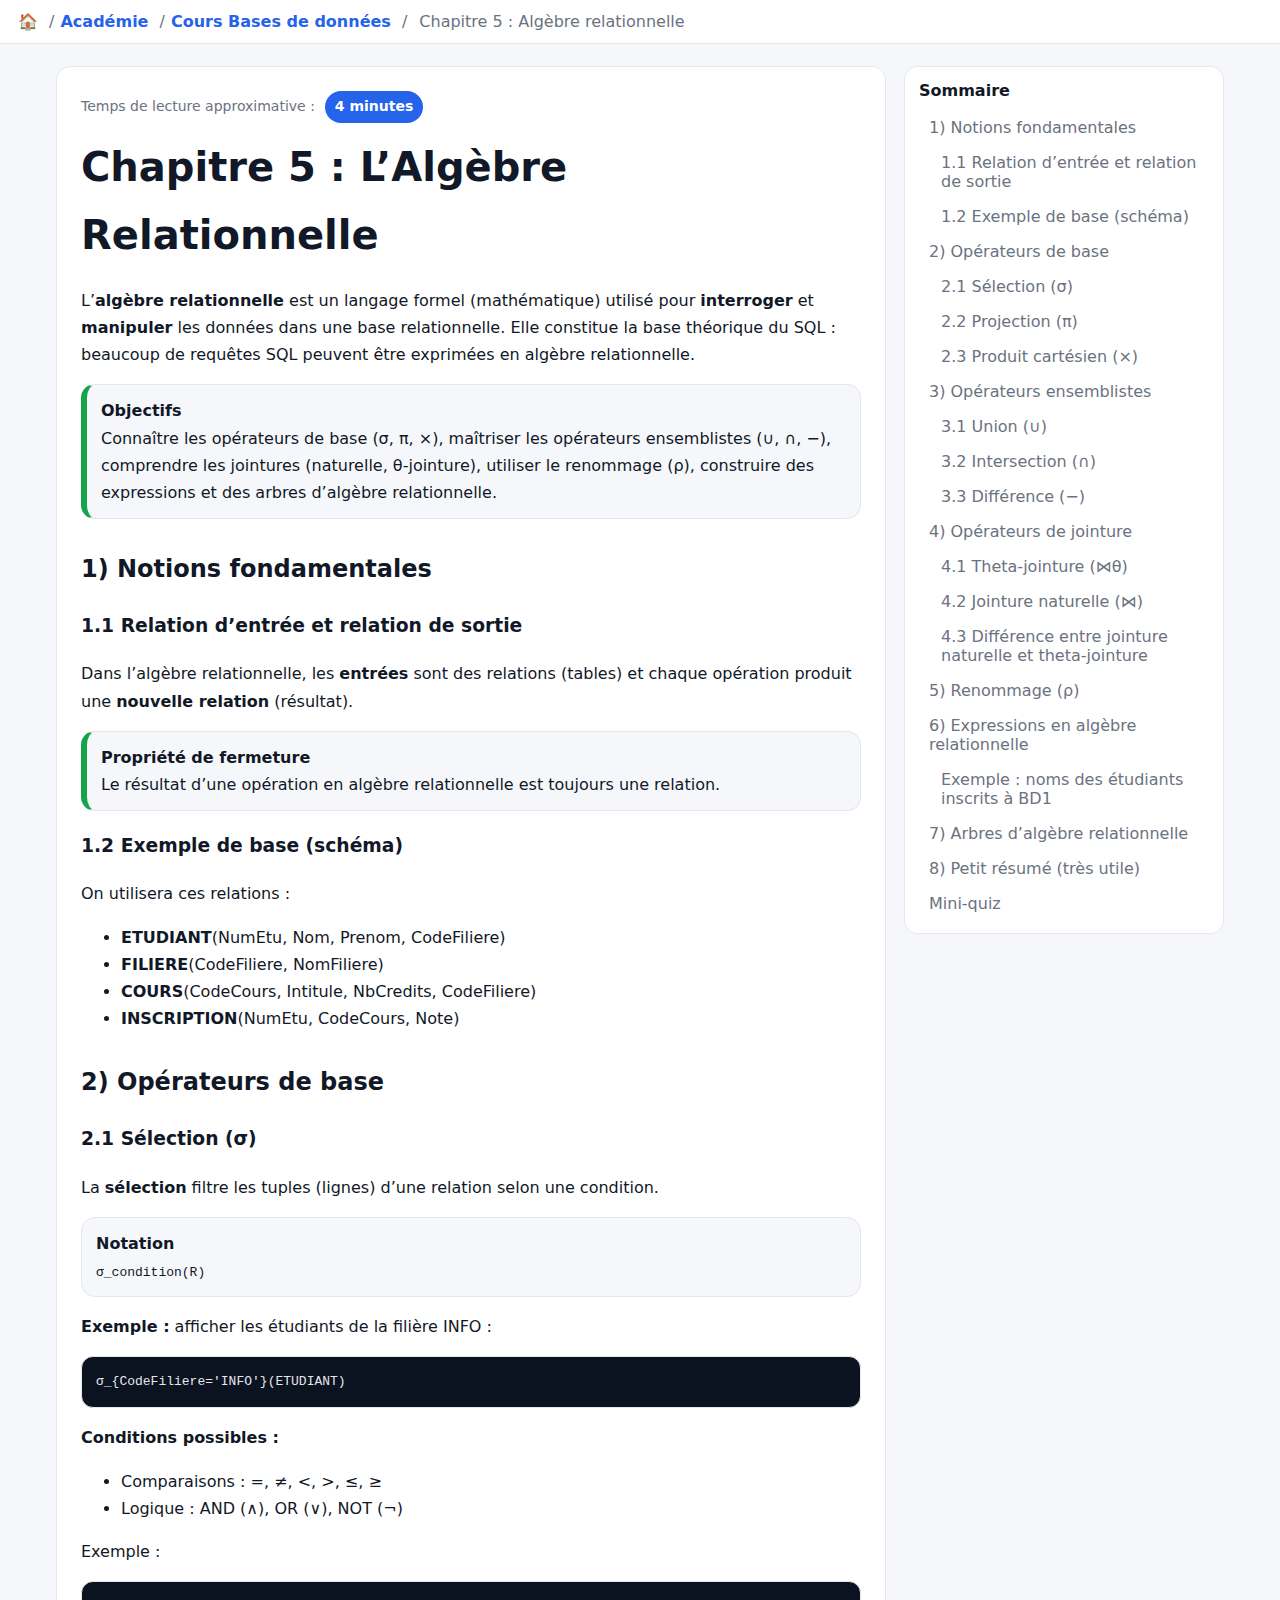
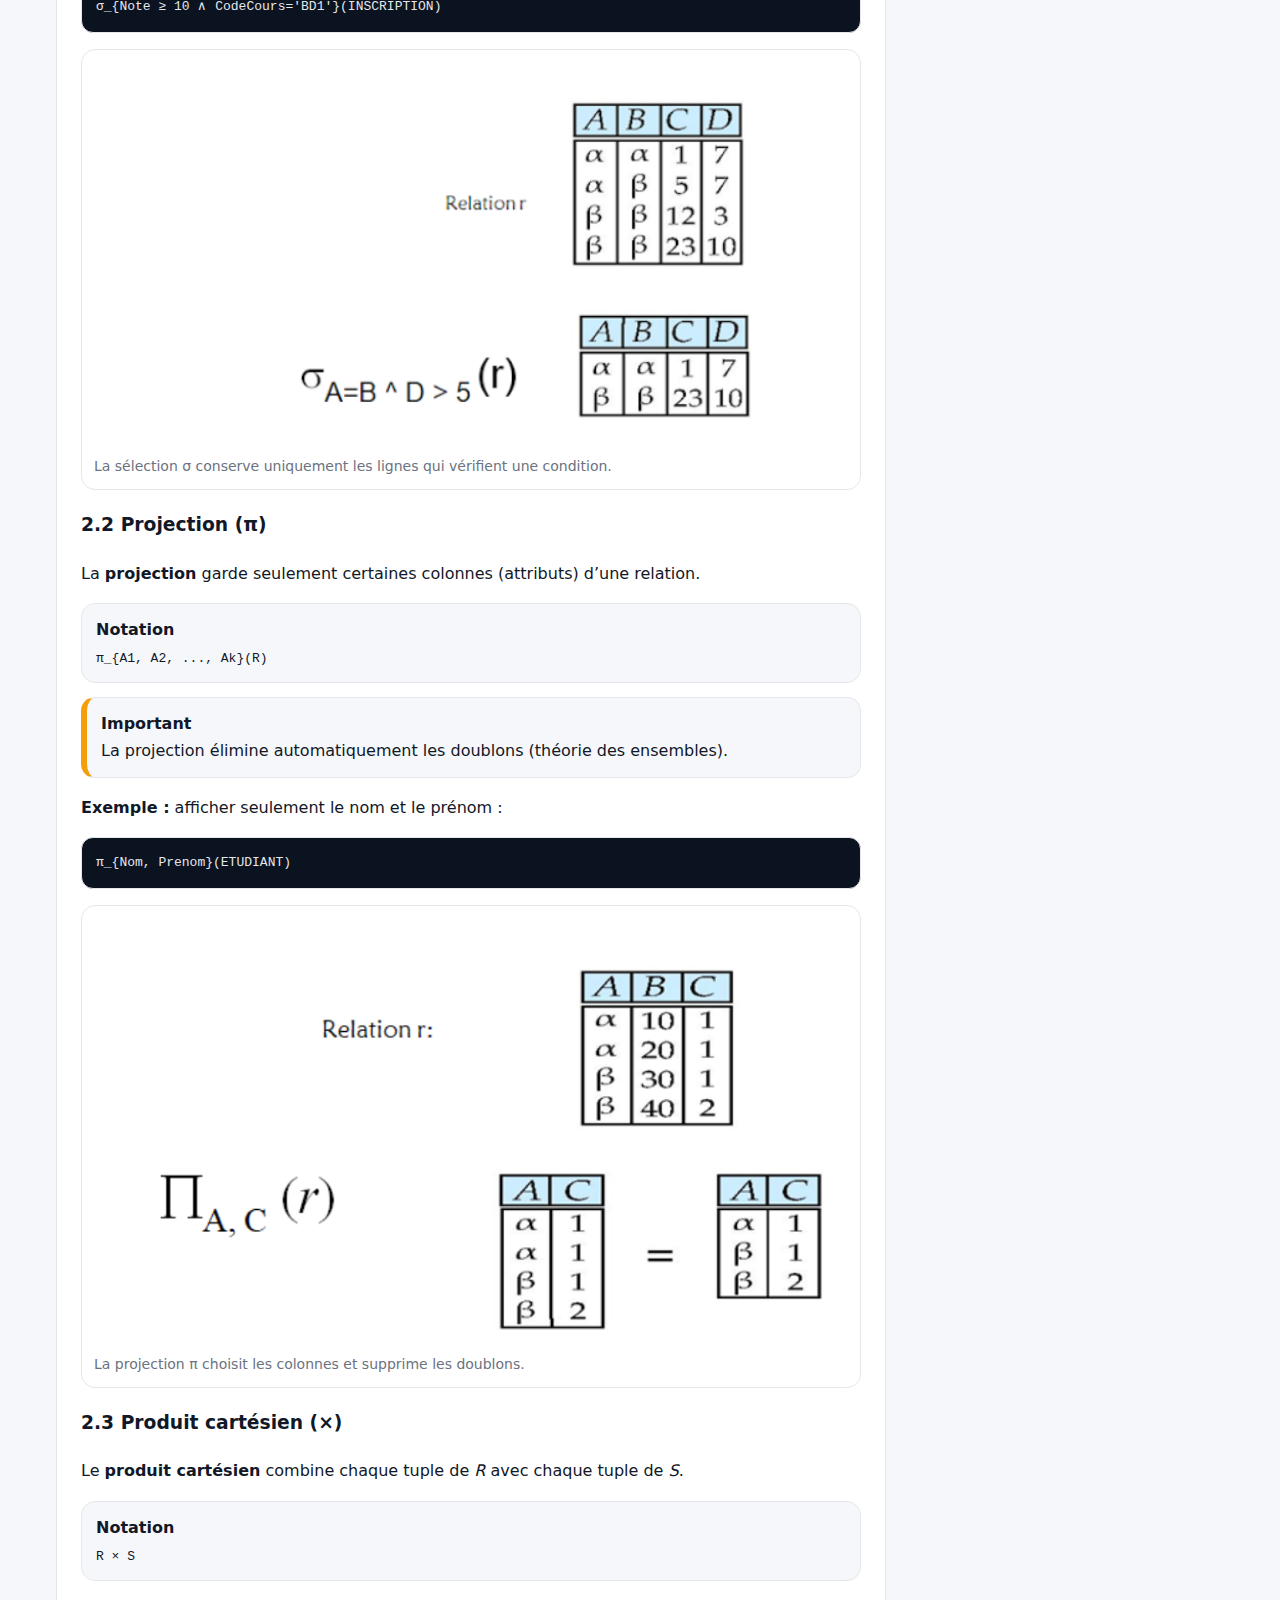
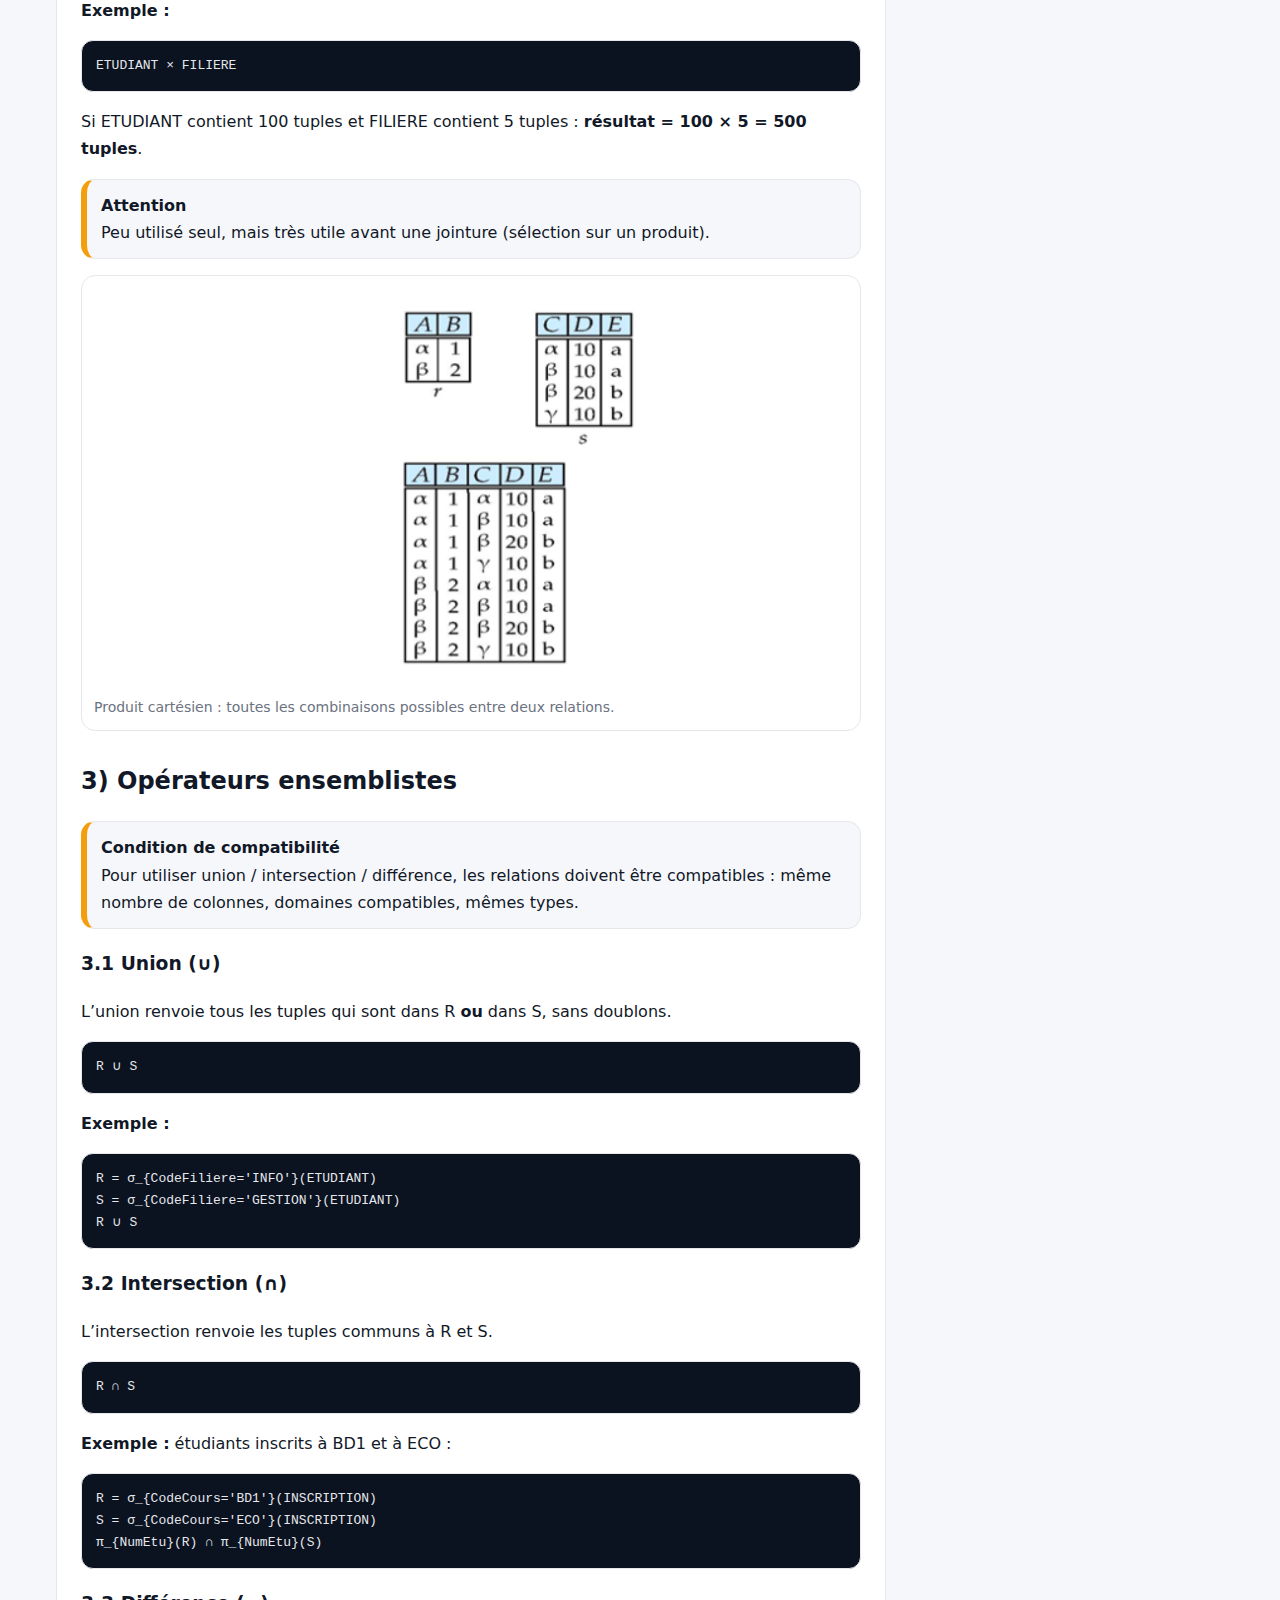
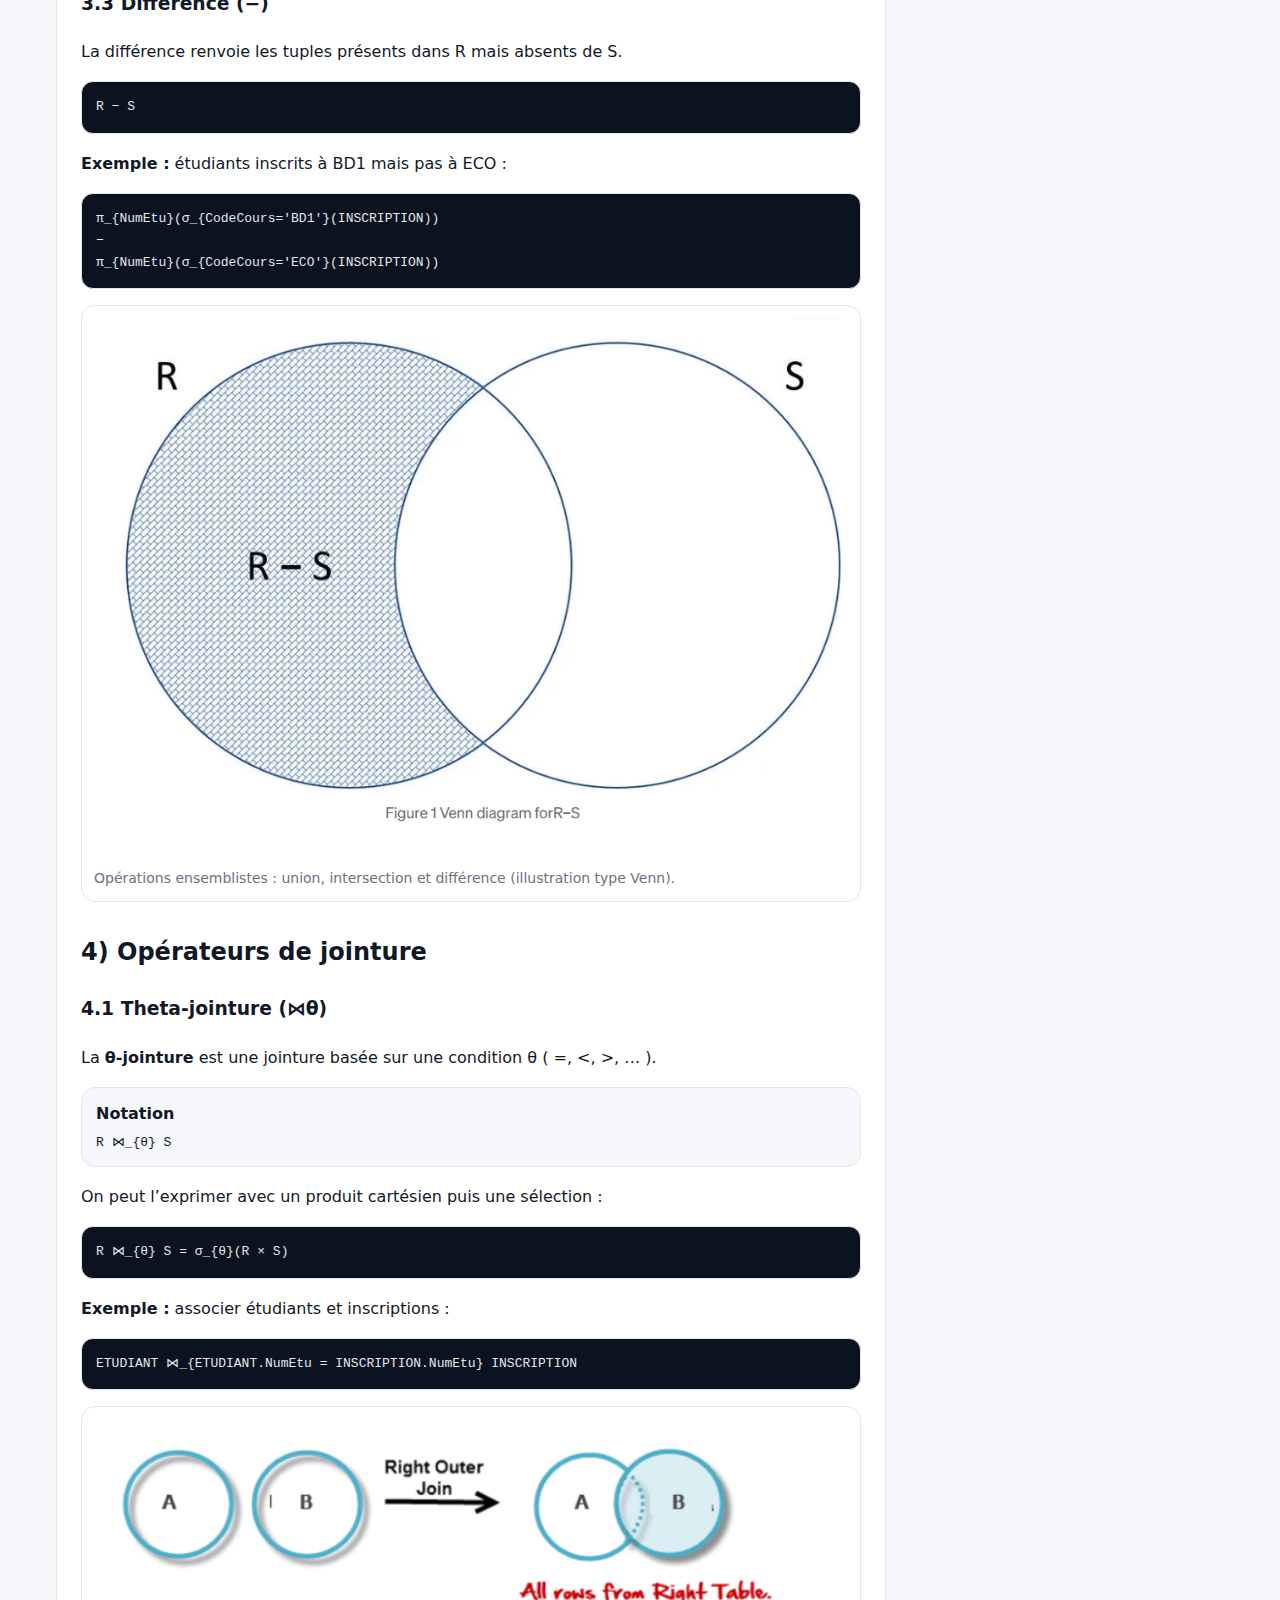
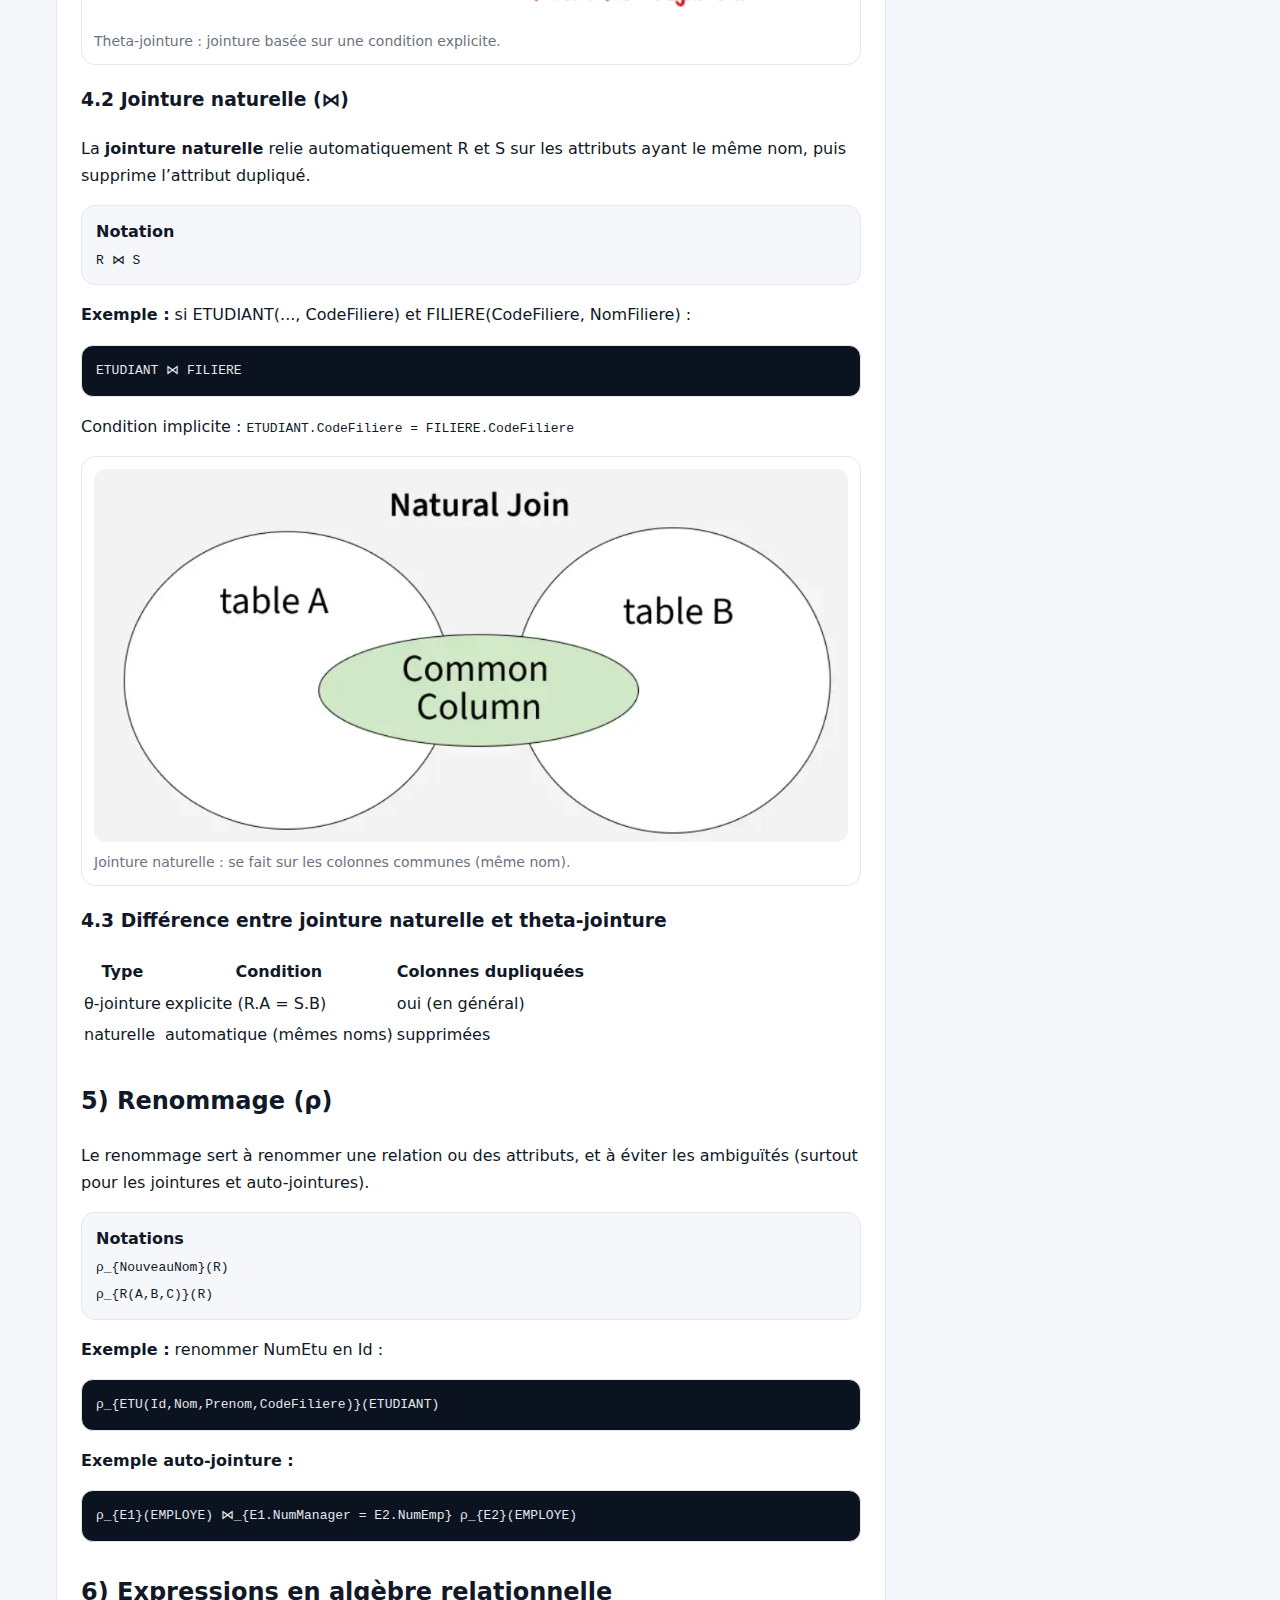
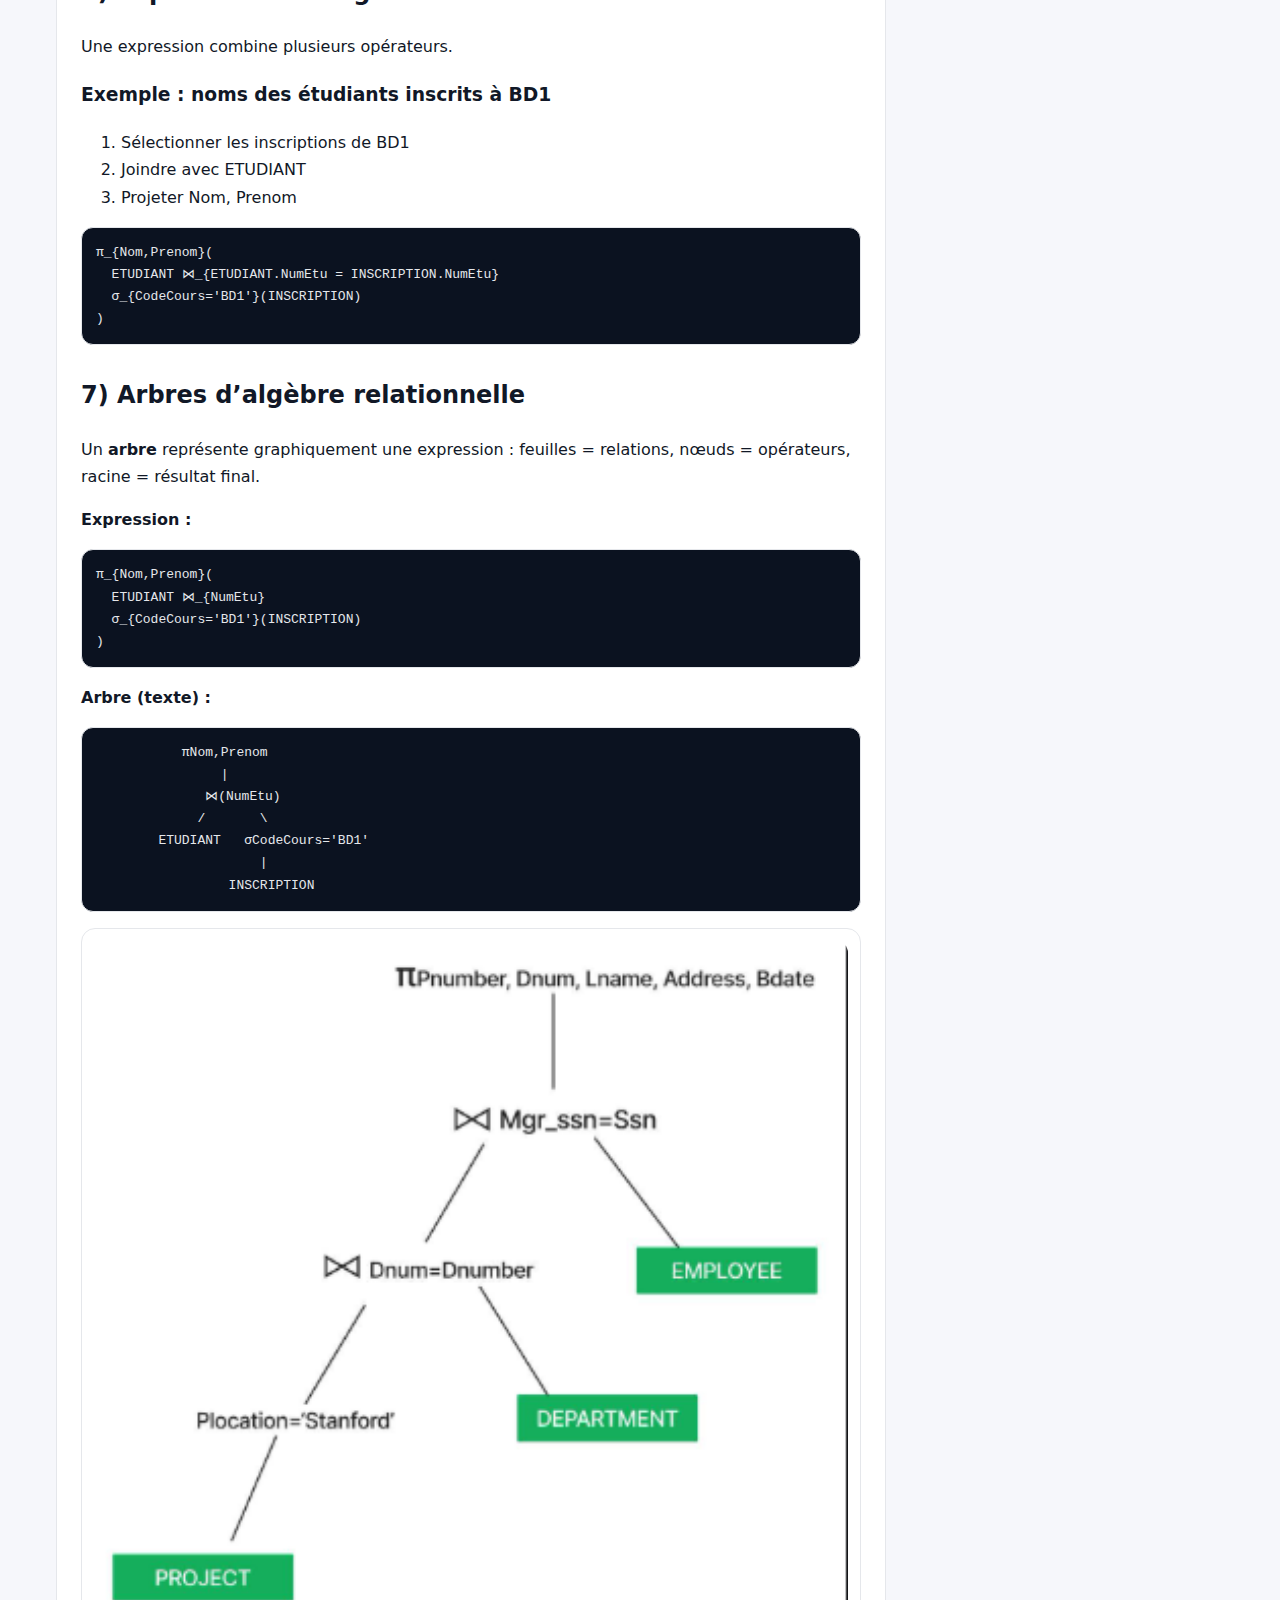
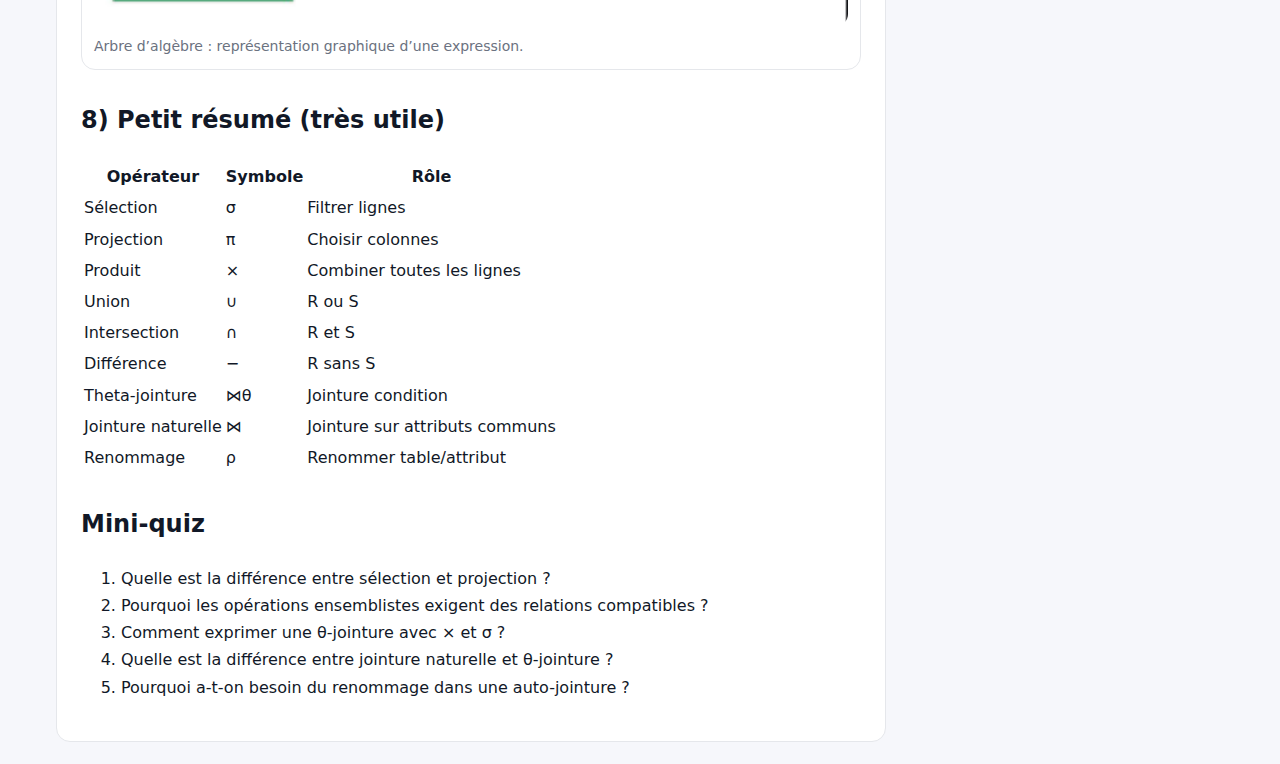
<file: cours/chap5-algebre.html>
<!doctype html>
<html lang="fr">
<head>
  <meta charset="utf-8" />
  <meta name="viewport" content="width=device-width, initial-scale=1" />
  <title>Chapitre 5 - Algèbre relationnelle</title>
  <link rel="stylesheet" href="../css/style.css" />
</head>
<body>
  <header class="topbar">
    <nav class="breadcrumb">
      <a href="../index.html" aria-label="Accueil">🏠</a>
      <span>/</span><a href="../index.html">Académie</a>
      <span>/</span><a href="index.html">Cours Bases de données</a>
      <span>/</span><span>Chapitre 5 : Algèbre relationnelle</span>
    </nav>
  </header>

  <main class="layout">
    <article class="content">
      <div class="meta">
        <span>Temps de lecture approximative :</span>
        <span class="badge" id="readingTime">—</span>
      </div>

      <h1 id="chap5">Chapitre 5 : L’Algèbre Relationnelle</h1>

      <p>
        L’<strong>algèbre relationnelle</strong> est un langage formel (mathématique) utilisé pour
        <strong>interroger</strong> et <strong>manipuler</strong> les données dans une base relationnelle.
        Elle constitue la base théorique du SQL : beaucoup de requêtes SQL peuvent être exprimées en algèbre relationnelle.
      </p>

      <div class="callout good">
        <strong>Objectifs</strong><br/>
        Connaître les opérateurs de base (σ, π, ×), maîtriser les opérateurs ensemblistes (∪, ∩, −),
        comprendre les jointures (naturelle, θ-jointure), utiliser le renommage (ρ),
        construire des expressions et des arbres d’algèbre relationnelle.
      </div>

      <h2 id="notions-fondamentales">1) Notions fondamentales</h2>

      <h3 id="relation-entree-sortie">1.1 Relation d’entrée et relation de sortie</h3>
      <p>
        Dans l’algèbre relationnelle, les <strong>entrées</strong> sont des relations (tables) et chaque opération produit
        une <strong>nouvelle relation</strong> (résultat).
      </p>
      <div class="callout good">
        <strong>Propriété de fermeture</strong><br/>
        Le résultat d’une opération en algèbre relationnelle est toujours une relation.
      </div>

      <h3 id="exemple-schema">1.2 Exemple de base (schéma)</h3>
      <p>On utilisera ces relations :</p>
      <ul>
        <li><strong>ETUDIANT</strong>(NumEtu, Nom, Prenom, CodeFiliere)</li>
        <li><strong>FILIERE</strong>(CodeFiliere, NomFiliere)</li>
        <li><strong>COURS</strong>(CodeCours, Intitule, NbCredits, CodeFiliere)</li>
        <li><strong>INSCRIPTION</strong>(NumEtu, CodeCours, Note)</li>
      </ul>

      <h2 id="operateurs-base">2) Opérateurs de base</h2>

      <h3 id="selection-sigma">2.1 Sélection (σ)</h3>
      <p>
        La <strong>sélection</strong> filtre les tuples (lignes) d’une relation selon une condition.
      </p>

      <div class="callout">
        <strong>Notation</strong><br/>
        <code>σ_condition(R)</code>
      </div>

      <p><strong>Exemple :</strong> afficher les étudiants de la filière INFO :</p>
      <pre><code>σ_{CodeFiliere='INFO'}(ETUDIANT)</code></pre>

      <p><strong>Conditions possibles :</strong></p>
      <ul>
        <li>Comparaisons : =, ≠, &lt;, &gt;, ≤, ≥</li>
        <li>Logique : AND (∧), OR (∨), NOT (¬)</li>
      </ul>

      <p>Exemple :</p>
      <pre><code>σ_{Note ≥ 10 ∧ CodeCours='BD1'}(INSCRIPTION)</code></pre>

      <figure class="figure-card">
        <img src="img/chap5-selection-sigma.png" alt="Opérateur de sélection σ" />
        <figcaption>La sélection σ conserve uniquement les lignes qui vérifient une condition.</figcaption>
      </figure>

      <h3 id="projection-pi">2.2 Projection (π)</h3>
      <p>
        La <strong>projection</strong> garde seulement certaines colonnes (attributs) d’une relation.
      </p>

      <div class="callout">
        <strong>Notation</strong><br/>
        <code>π_{A1, A2, ..., Ak}(R)</code>
      </div>

      <div class="callout warn">
        <strong>Important</strong><br/>
        La projection élimine automatiquement les doublons (théorie des ensembles).
      </div>

      <p><strong>Exemple :</strong> afficher seulement le nom et le prénom :</p>
      <pre><code>π_{Nom, Prenom}(ETUDIANT)</code></pre>

      <figure class="figure-card">
        <img src="img/chap5-projection-pi.png" alt="Opérateur de projection π" />
        <figcaption>La projection π choisit les colonnes et supprime les doublons.</figcaption>
      </figure>

      <h3 id="produit-cartesien">2.3 Produit cartésien (×)</h3>
      <p>
        Le <strong>produit cartésien</strong> combine chaque tuple de <em>R</em> avec chaque tuple de <em>S</em>.
      </p>

      <div class="callout">
        <strong>Notation</strong><br/>
        <code>R × S</code>
      </div>

      <p><strong>Exemple :</strong></p>
      <pre><code>ETUDIANT × FILIERE</code></pre>

      <p>
        Si ETUDIANT contient 100 tuples et FILIERE contient 5 tuples :
        <strong>résultat = 100 × 5 = 500 tuples</strong>.
      </p>

      <div class="callout warn">
        <strong>Attention</strong><br/>
        Peu utilisé seul, mais très utile avant une jointure (sélection sur un produit).
      </div>

      <figure class="figure-card">
        <img src="img/chap5-produit-cartesien.png" alt="Produit cartésien" />
        <figcaption>Produit cartésien : toutes les combinaisons possibles entre deux relations.</figcaption>
      </figure>

      <h2 id="operateurs-ensemblistes">3) Opérateurs ensemblistes</h2>

      <div class="callout warn">
        <strong>Condition de compatibilité</strong><br/>
        Pour utiliser union / intersection / différence, les relations doivent être compatibles :
        même nombre de colonnes, domaines compatibles, mêmes types.
      </div>

      <h3 id="union">3.1 Union (∪)</h3>
      <p>
        L’union renvoie tous les tuples qui sont dans R <strong>ou</strong> dans S, sans doublons.
      </p>
      <pre><code>R ∪ S</code></pre>

      <p><strong>Exemple :</strong></p>
      <pre><code>R = σ_{CodeFiliere='INFO'}(ETUDIANT)
S = σ_{CodeFiliere='GESTION'}(ETUDIANT)
R ∪ S</code></pre>

      <h3 id="intersection">3.2 Intersection (∩)</h3>
      <p>
        L’intersection renvoie les tuples communs à R et S.
      </p>
      <pre><code>R ∩ S</code></pre>

      <p><strong>Exemple :</strong> étudiants inscrits à BD1 et à ECO :</p>
      <pre><code>R = σ_{CodeCours='BD1'}(INSCRIPTION)
S = σ_{CodeCours='ECO'}(INSCRIPTION)
π_{NumEtu}(R) ∩ π_{NumEtu}(S)</code></pre>

      <h3 id="difference">3.3 Différence (−)</h3>
      <p>
        La différence renvoie les tuples présents dans R mais absents de S.
      </p>
      <pre><code>R − S</code></pre>

      <p><strong>Exemple :</strong> étudiants inscrits à BD1 mais pas à ECO :</p>
      <pre><code>π_{NumEtu}(σ_{CodeCours='BD1'}(INSCRIPTION))
−
π_{NumEtu}(σ_{CodeCours='ECO'}(INSCRIPTION))</code></pre>

      <figure class="figure-card">
        <img src="img/chap5-operations-ensemblistes-venn.png" alt="Opérations ensemblistes (Venn)" />
        <figcaption>Opérations ensemblistes : union, intersection et différence (illustration type Venn).</figcaption>
      </figure>

      <h2 id="operateurs-jointure">4) Opérateurs de jointure</h2>

      <h3 id="theta-jointure">4.1 Theta-jointure (⋈θ)</h3>
      <p>
        La <strong>θ-jointure</strong> est une jointure basée sur une condition θ ( =, &lt;, &gt;, … ).
      </p>

      <div class="callout">
        <strong>Notation</strong><br/>
        <code>R ⋈_{θ} S</code>
      </div>

      <p>
        On peut l’exprimer avec un produit cartésien puis une sélection :
      </p>
      <pre><code>R ⋈_{θ} S = σ_{θ}(R × S)</code></pre>

      <p><strong>Exemple :</strong> associer étudiants et inscriptions :</p>
      <pre><code>ETUDIANT ⋈_{ETUDIANT.NumEtu = INSCRIPTION.NumEtu} INSCRIPTION</code></pre>

      <figure class="figure-card">
        <img src="img/chap5-theta-jointure.png" alt="Theta-jointure" />
        <figcaption>Theta-jointure : jointure basée sur une condition explicite.</figcaption>
      </figure>

      <h3 id="jointure-naturelle">4.2 Jointure naturelle (⋈)</h3>
      <p>
        La <strong>jointure naturelle</strong> relie automatiquement R et S sur les attributs ayant le même nom,
        puis supprime l’attribut dupliqué.
      </p>

      <div class="callout">
        <strong>Notation</strong><br/>
        <code>R ⋈ S</code>
      </div>

      <p><strong>Exemple :</strong> si ETUDIANT(..., CodeFiliere) et FILIERE(CodeFiliere, NomFiliere) :</p>
      <pre><code>ETUDIANT ⋈ FILIERE</code></pre>

      <p>
        Condition implicite :
        <code>ETUDIANT.CodeFiliere = FILIERE.CodeFiliere</code>
      </p>

      <figure class="figure-card">
        <img src="img/chap5-jointure-naturelle.png" alt="Jointure naturelle" />
        <figcaption>Jointure naturelle : se fait sur les colonnes communes (même nom).</figcaption>
      </figure>

      <h3 id="diff-jointures">4.3 Différence entre jointure naturelle et theta-jointure</h3>
      <table>
        <thead>
          <tr>
            <th>Type</th>
            <th>Condition</th>
            <th>Colonnes dupliquées</th>
          </tr>
        </thead>
        <tbody>
          <tr>
            <td>θ-jointure</td>
            <td>explicite (R.A = S.B)</td>
            <td>oui (en général)</td>
          </tr>
          <tr>
            <td>naturelle</td>
            <td>automatique (mêmes noms)</td>
            <td>supprimées</td>
          </tr>
        </tbody>
      </table>

      <h2 id="renommage">5) Renommage (ρ)</h2>
      <p>
        Le renommage sert à renommer une relation ou des attributs,
        et à éviter les ambiguïtés (surtout pour les jointures et auto-jointures).
      </p>

      <div class="callout">
        <strong>Notations</strong><br/>
        <code>ρ_{NouveauNom}(R)</code><br/>
        <code>ρ_{R(A,B,C)}(R)</code>
      </div>

      <p><strong>Exemple :</strong> renommer NumEtu en Id :</p>
      <pre><code>ρ_{ETU(Id,Nom,Prenom,CodeFiliere)}(ETUDIANT)</code></pre>

      <p><strong>Exemple auto-jointure :</strong></p>
      <pre><code>ρ_{E1}(EMPLOYE) ⋈_{E1.NumManager = E2.NumEmp} ρ_{E2}(EMPLOYE)</code></pre>

      <!-- Si tu ajoutes l’image du renommage :
      <figure class="figure-card">
        <img src="img/chap5-renommage-rho.png" alt="Renommage rho" />
        <figcaption>Renommage : renommer une relation / ses attributs pour éviter les ambiguïtés.</figcaption>
      </figure>
      -->

      <h2 id="expressions">6) Expressions en algèbre relationnelle</h2>
      <p>
        Une expression combine plusieurs opérateurs.
      </p>

      <h3 id="exemple-expression">Exemple : noms des étudiants inscrits à BD1</h3>
      <ol>
        <li>Sélectionner les inscriptions de BD1</li>
        <li>Joindre avec ETUDIANT</li>
        <li>Projeter Nom, Prenom</li>
      </ol>

      <pre><code>π_{Nom,Prenom}(
  ETUDIANT ⋈_{ETUDIANT.NumEtu = INSCRIPTION.NumEtu}
  σ_{CodeCours='BD1'}(INSCRIPTION)
)</code></pre>

      <h2 id="arbres-algebre">7) Arbres d’algèbre relationnelle</h2>
      <p>
        Un <strong>arbre</strong> représente graphiquement une expression :
        feuilles = relations, nœuds = opérateurs, racine = résultat final.
      </p>

      <p><strong>Expression :</strong></p>
      <pre><code>π_{Nom,Prenom}(
  ETUDIANT ⋈_{NumEtu}
  σ_{CodeCours='BD1'}(INSCRIPTION)
)</code></pre>

      <p><strong>Arbre (texte) :</strong></p>
      <pre><code>           πNom,Prenom
                |
              ⋈(NumEtu)
             /       \
        ETUDIANT   σCodeCours='BD1'
                     |
                 INSCRIPTION</code></pre>

      <figure class="figure-card">
        <img src="img/chap5-arbre-algebre.png" alt="Arbre d'algèbre relationnelle" />
        <figcaption>Arbre d’algèbre : représentation graphique d’une expression.</figcaption>
      </figure>

      <h2 id="resume-util">8) Petit résumé (très utile)</h2>
      <table>
        <thead>
          <tr>
            <th>Opérateur</th>
            <th>Symbole</th>
            <th>Rôle</th>
          </tr>
        </thead>
        <tbody>
          <tr><td>Sélection</td><td>σ</td><td>Filtrer lignes</td></tr>
          <tr><td>Projection</td><td>π</td><td>Choisir colonnes</td></tr>
          <tr><td>Produit</td><td>×</td><td>Combiner toutes les lignes</td></tr>
          <tr><td>Union</td><td>∪</td><td>R ou S</td></tr>
          <tr><td>Intersection</td><td>∩</td><td>R et S</td></tr>
          <tr><td>Différence</td><td>−</td><td>R sans S</td></tr>
          <tr><td>Theta-jointure</td><td>⋈θ</td><td>Jointure condition</td></tr>
          <tr><td>Jointure naturelle</td><td>⋈</td><td>Jointure sur attributs communs</td></tr>
          <tr><td>Renommage</td><td>ρ</td><td>Renommer table/attribut</td></tr>
        </tbody>
      </table>

      <h2 id="mini-quiz">Mini-quiz</h2>
      <ol>
        <li>Quelle est la différence entre sélection et projection ?</li>
        <li>Pourquoi les opérations ensemblistes exigent des relations compatibles ?</li>
        <li>Comment exprimer une θ-jointure avec × et σ ?</li>
        <li>Quelle est la différence entre jointure naturelle et θ-jointure ?</li>
        <li>Pourquoi a-t-on besoin du renommage dans une auto-jointure ?</li>
      </ol>
    </article>

    <aside class="sidebar">
      <div class="sidebar-title">Sommaire</div>
      <nav id="toc" class="toc"></nav>
      <div class="sidebar-footer">
        <a class="pill" href="index.html">Retour au sommaire</a>
      </div>
    </aside>
  </main>

  <script src="../js/page-toc.js"></script>
</body>
</html>
</file>
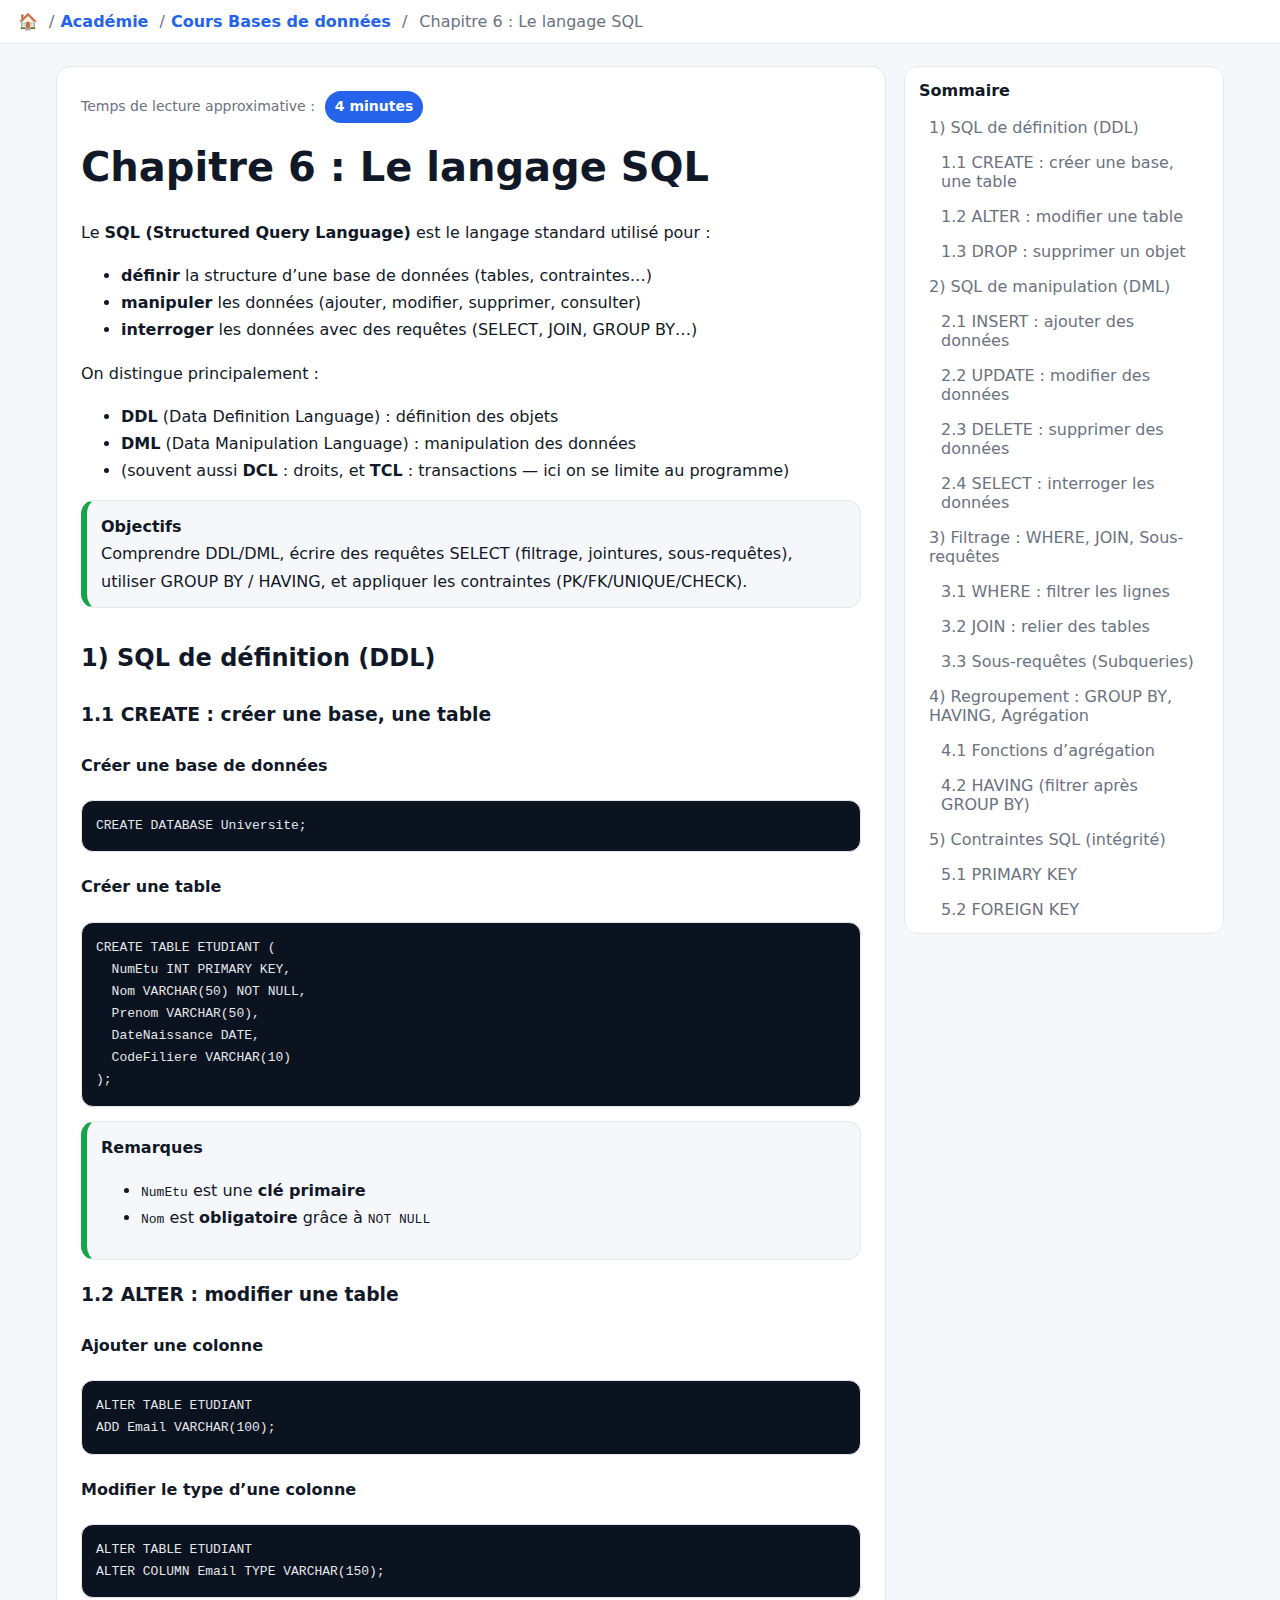
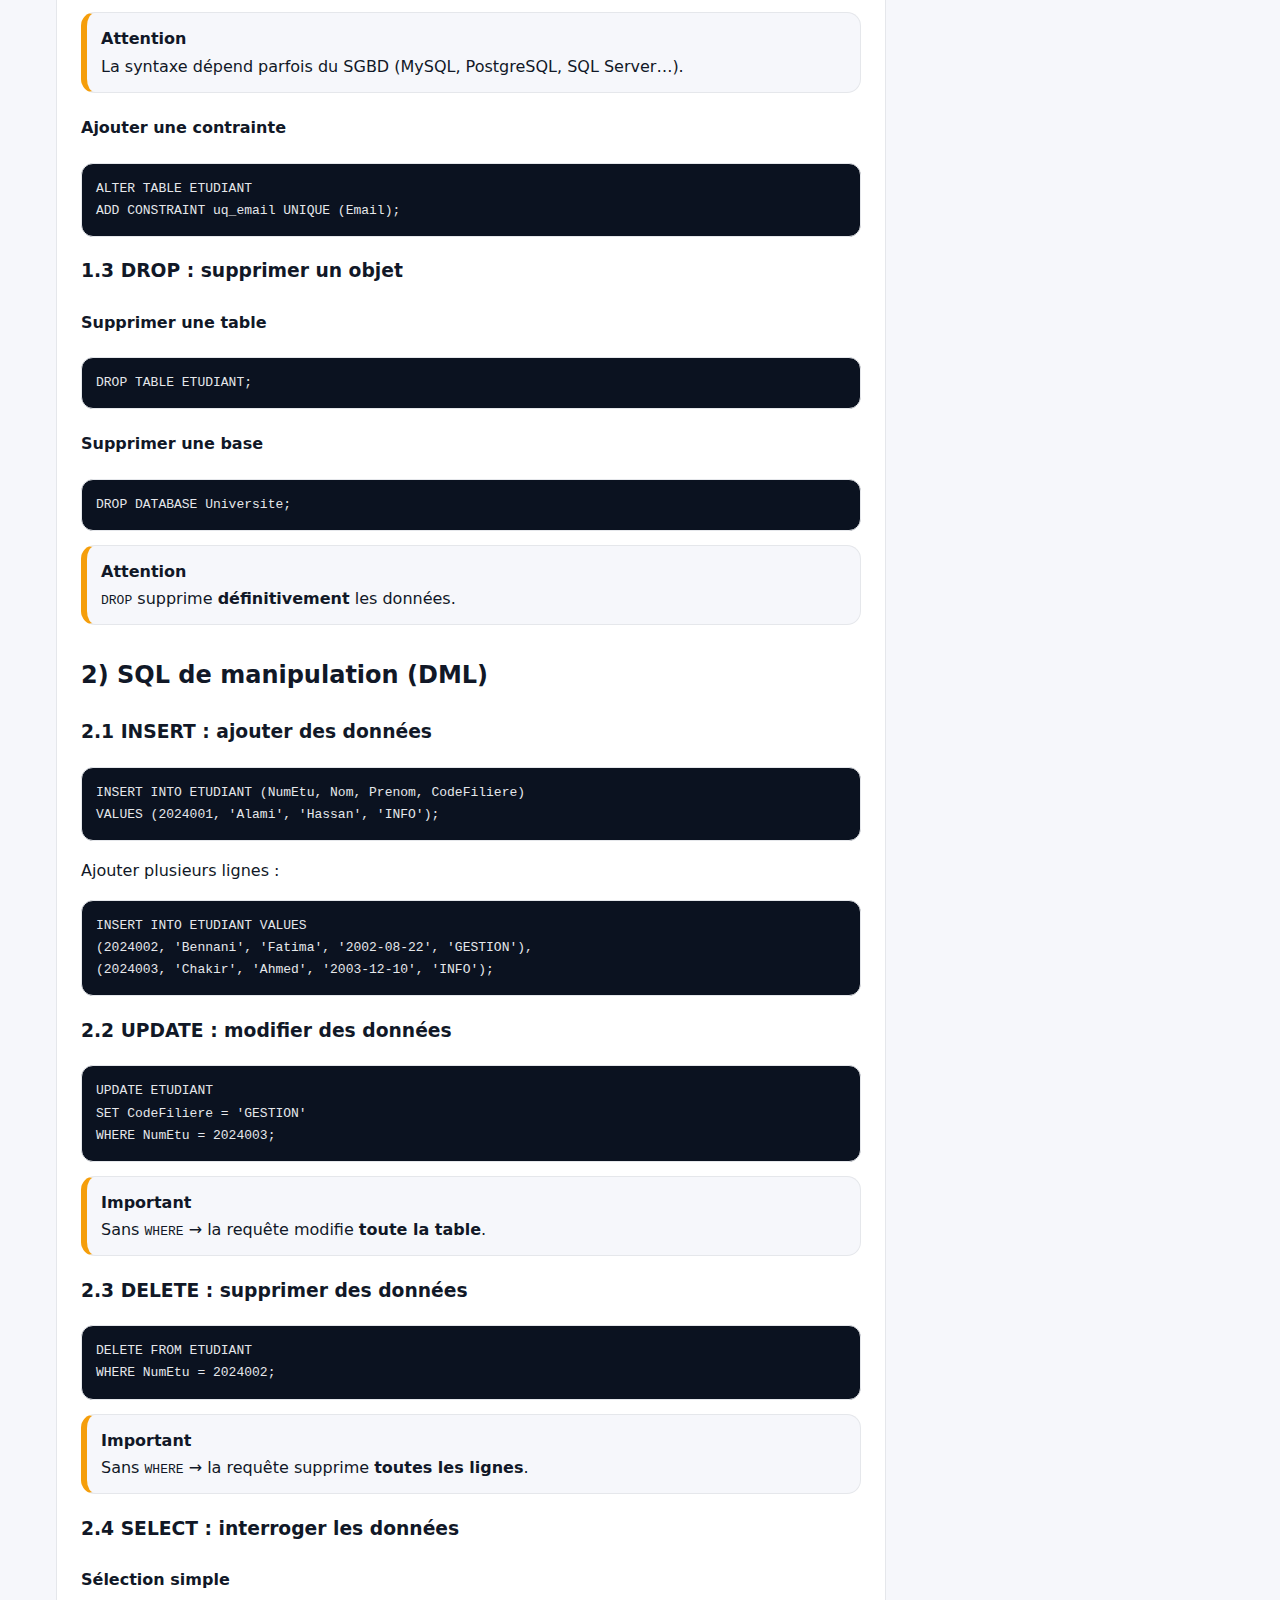
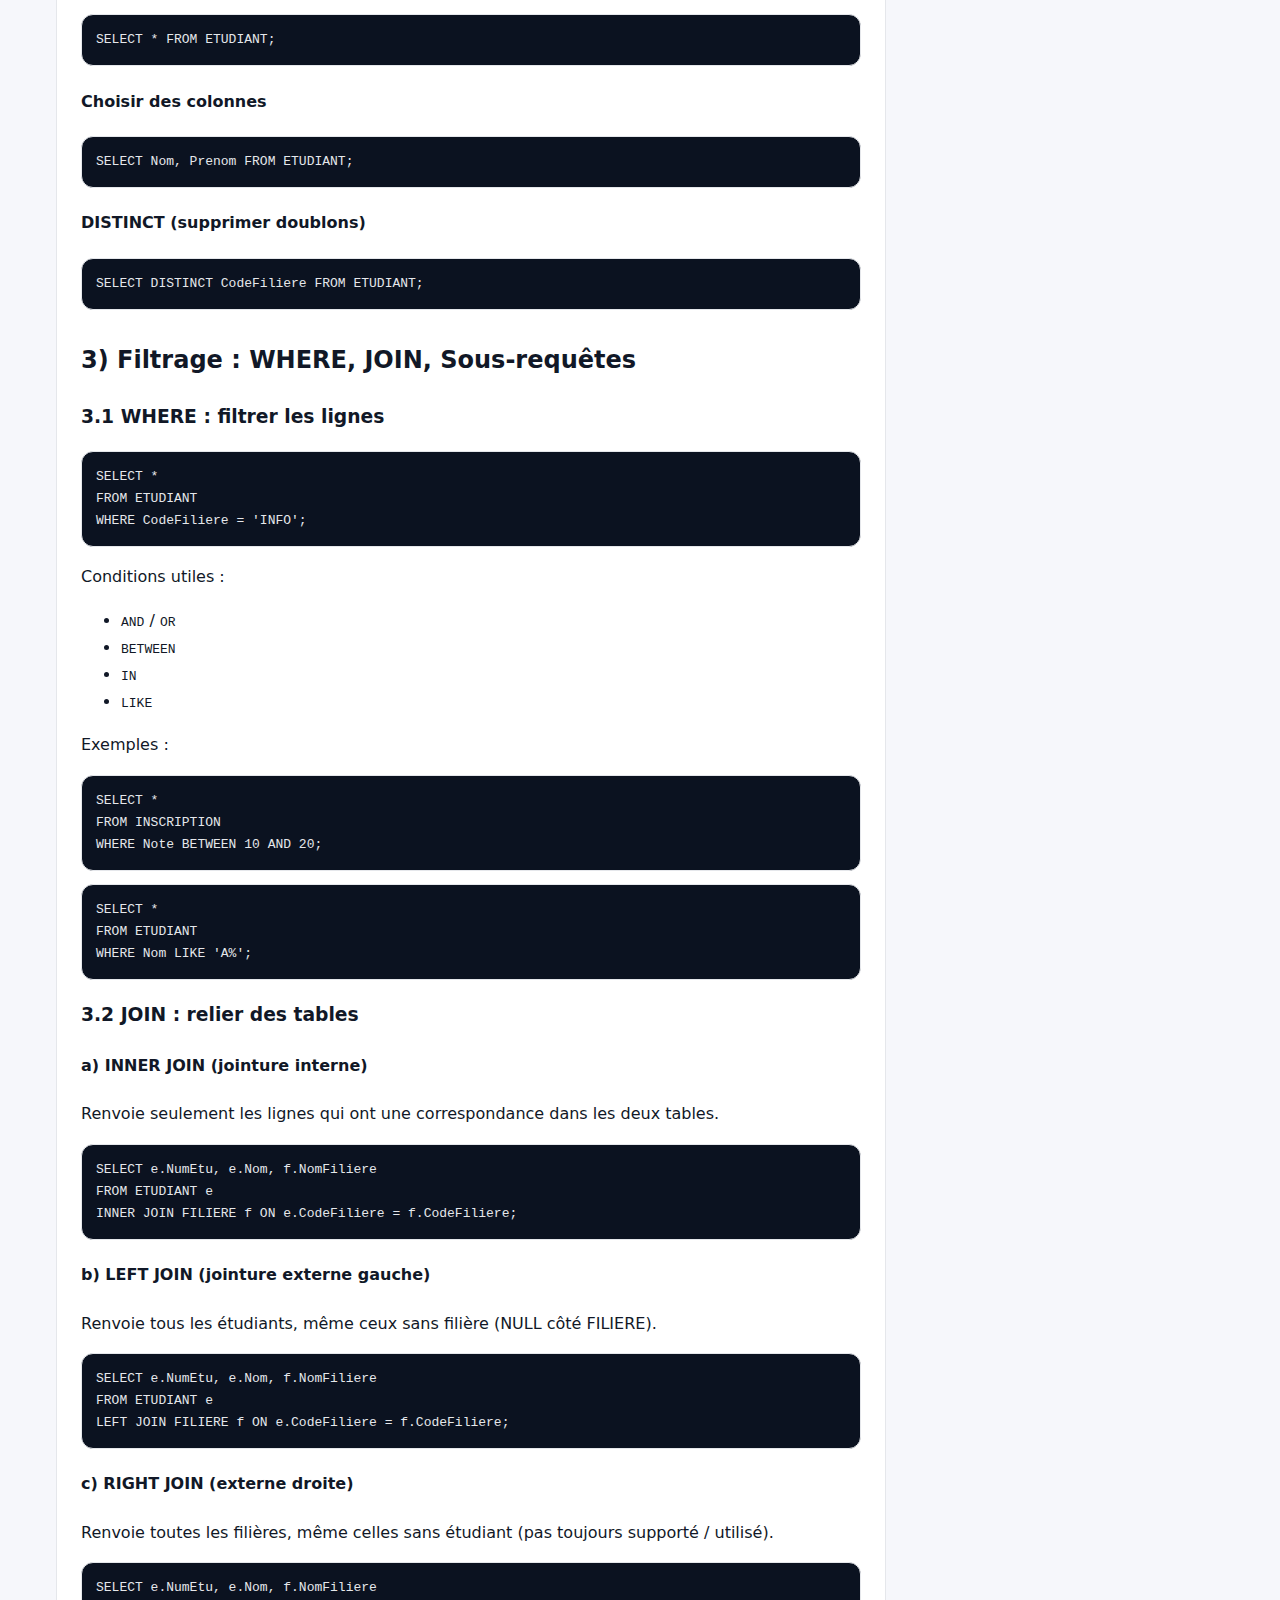
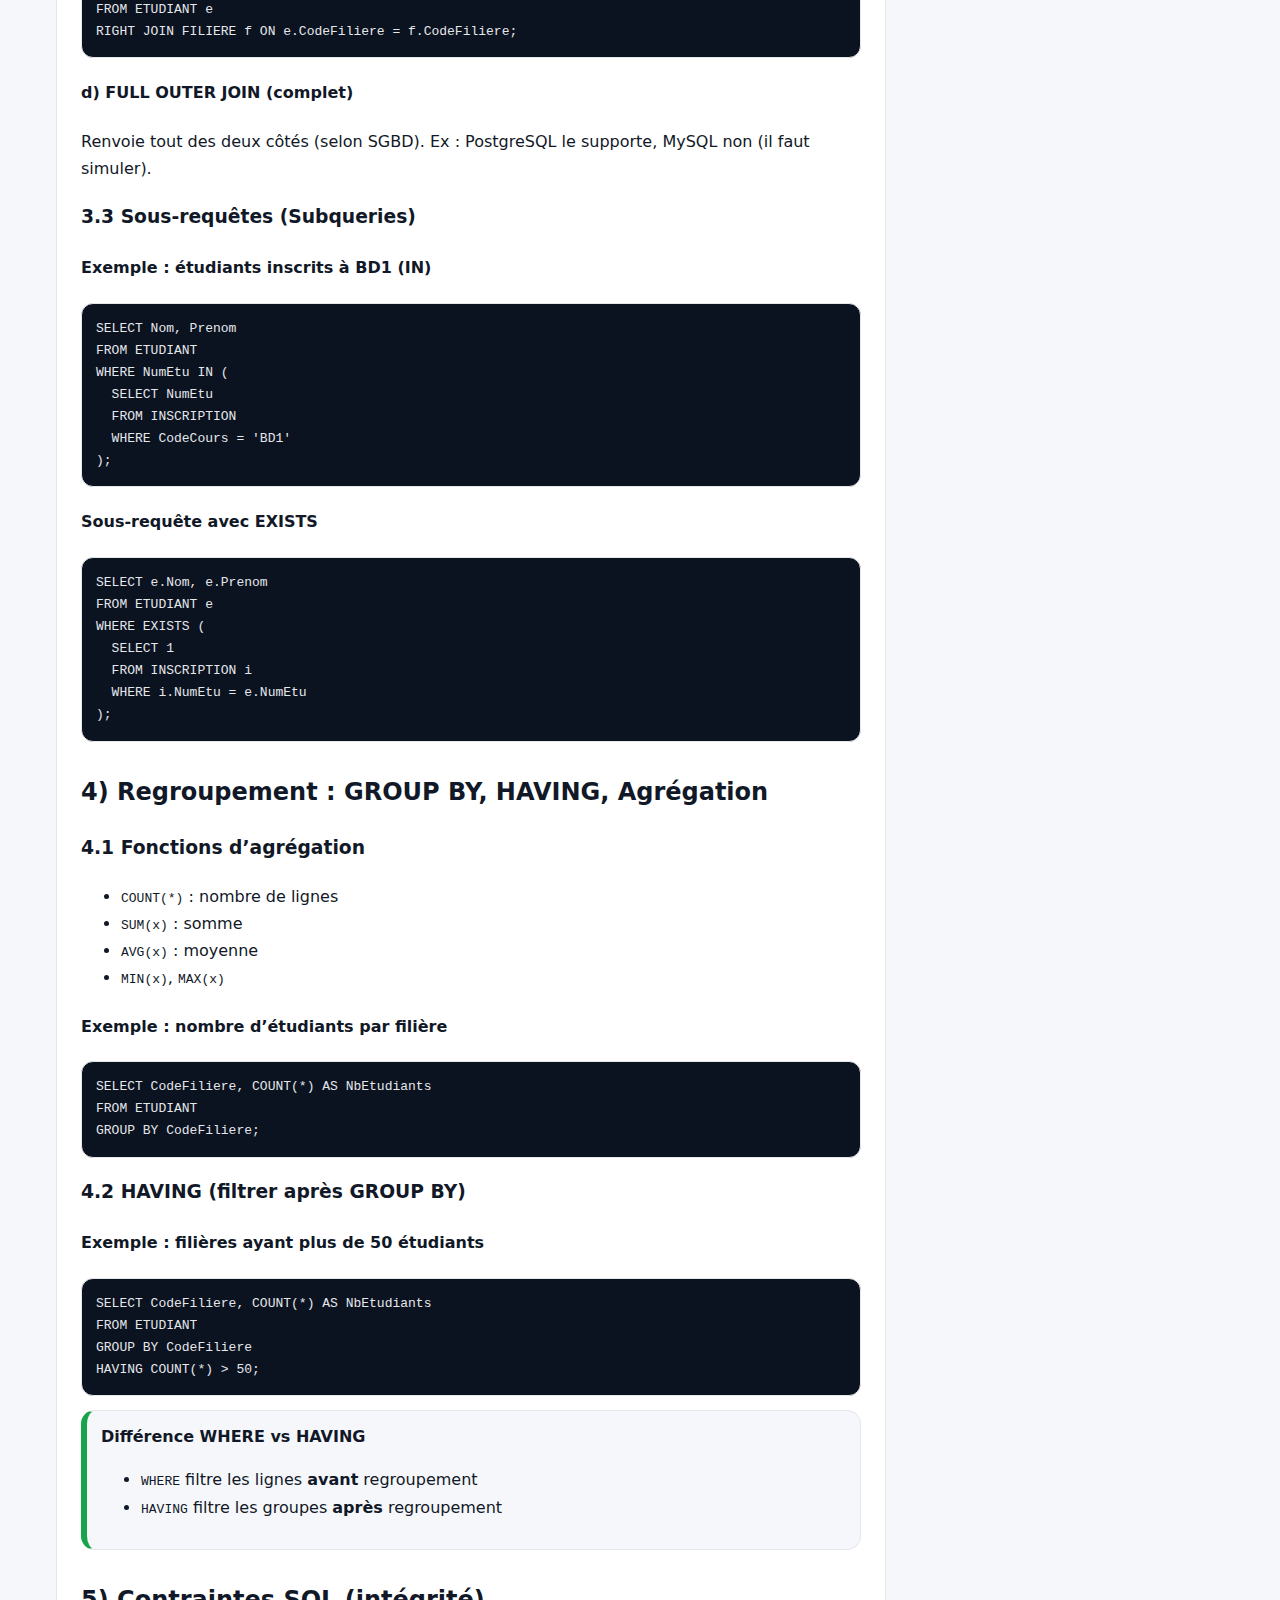
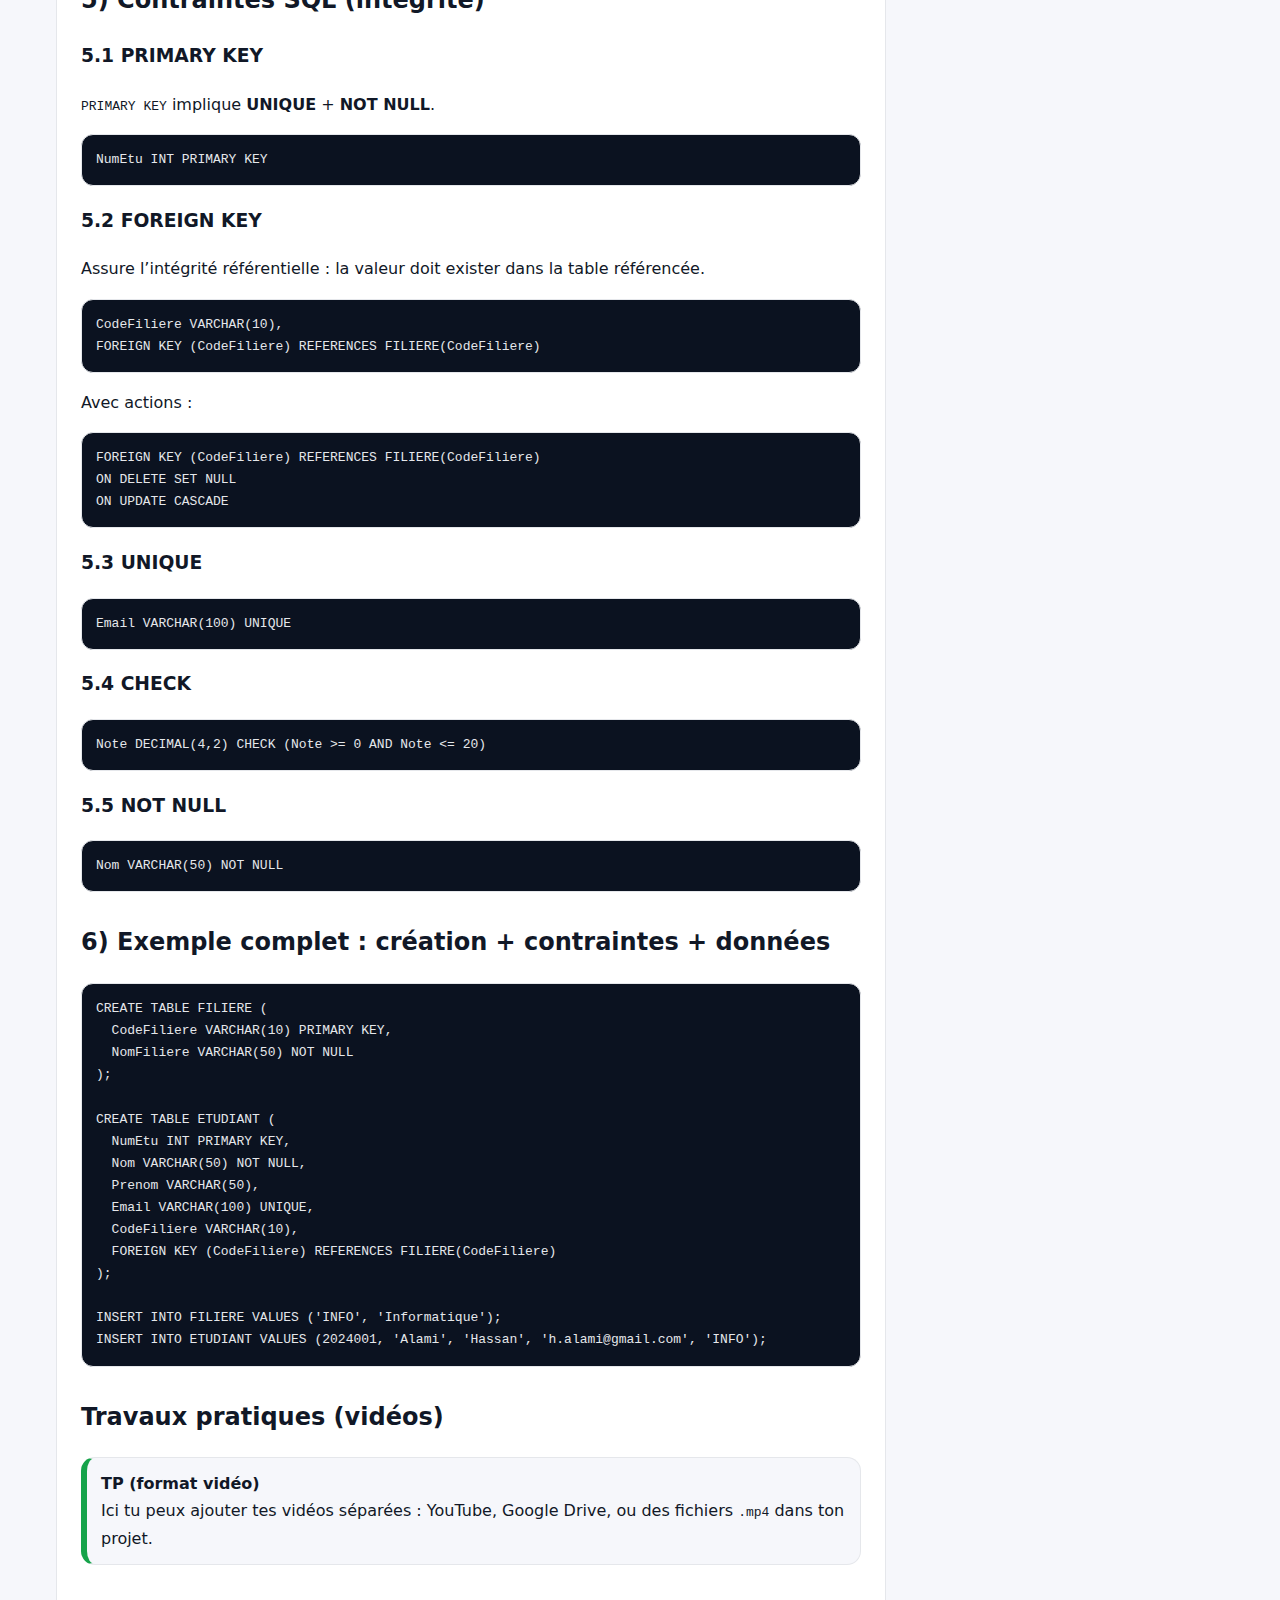
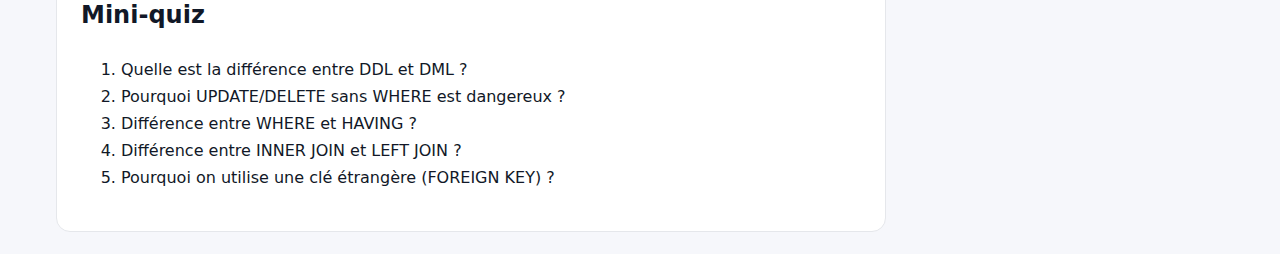
<file: cours/chap6-sql.html>
<!doctype html>
<html lang="fr">
<head>
  <meta charset="utf-8" />
  <meta name="viewport" content="width=device-width, initial-scale=1" />
  <title>Chapitre 6 - Le langage SQL</title>
  <link rel="stylesheet" href="../css/style.css" />
</head>
<body>
  <header class="topbar">
    <nav class="breadcrumb">
      <a href="../index.html" aria-label="Accueil">🏠</a>
      <span>/</span><a href="../index.html">Académie</a>
      <span>/</span><a href="index.html">Cours Bases de données</a>
      <span>/</span><span>Chapitre 6 : Le langage SQL</span>
    </nav>
  </header>

  <main class="layout">
    <article class="content">
      <div class="meta">
        <span>Temps de lecture approximative :</span>
        <span class="badge" id="readingTime">—</span>
      </div>

      <h1 id="chap6">Chapitre 6 : Le langage SQL</h1>

      <p>
        Le <strong>SQL (Structured Query Language)</strong> est le langage standard utilisé pour :
      </p>
      <ul>
        <li><strong>définir</strong> la structure d’une base de données (tables, contraintes…)</li>
        <li><strong>manipuler</strong> les données (ajouter, modifier, supprimer, consulter)</li>
        <li><strong>interroger</strong> les données avec des requêtes (SELECT, JOIN, GROUP BY…)</li>
      </ul>

      <p>On distingue principalement :</p>
      <ul>
        <li><strong>DDL</strong> (Data Definition Language) : définition des objets</li>
        <li><strong>DML</strong> (Data Manipulation Language) : manipulation des données</li>
        <li>(souvent aussi <strong>DCL</strong> : droits, et <strong>TCL</strong> : transactions — ici on se limite au programme)</li>
      </ul>

      <div class="callout good">
        <strong>Objectifs</strong><br/>
        Comprendre DDL/DML, écrire des requêtes SELECT (filtrage, jointures, sous-requêtes),
        utiliser GROUP BY / HAVING, et appliquer les contraintes (PK/FK/UNIQUE/CHECK).
      </div>

      <h2 id="ddl">1) SQL de définition (DDL)</h2>

      <h3 id="create">1.1 CREATE : créer une base, une table</h3>

      <h4 id="create-db">Créer une base de données</h4>
      <pre><code class="language-sql">CREATE DATABASE Universite;</code></pre>

      <h4 id="create-table">Créer une table</h4>
      <pre><code class="language-sql">CREATE TABLE ETUDIANT (
  NumEtu INT PRIMARY KEY,
  Nom VARCHAR(50) NOT NULL,
  Prenom VARCHAR(50),
  DateNaissance DATE,
  CodeFiliere VARCHAR(10)
);</code></pre>

      <div class="callout good">
        <strong>Remarques</strong><br/>
        <ul>
          <li><code>NumEtu</code> est une <strong>clé primaire</strong></li>
          <li><code>Nom</code> est <strong>obligatoire</strong> grâce à <code>NOT NULL</code></li>
        </ul>
      </div>

      <h3 id="alter">1.2 ALTER : modifier une table</h3>

      <h4 id="alter-add-column">Ajouter une colonne</h4>
      <pre><code class="language-sql">ALTER TABLE ETUDIANT
ADD Email VARCHAR(100);</code></pre>

      <h4 id="alter-modify-type">Modifier le type d’une colonne</h4>
      <pre><code class="language-sql">ALTER TABLE ETUDIANT
ALTER COLUMN Email TYPE VARCHAR(150);</code></pre>

      <div class="callout warn">
        <strong>Attention</strong><br/>
        La syntaxe dépend parfois du SGBD (MySQL, PostgreSQL, SQL Server…).
      </div>

      <h4 id="alter-add-constraint">Ajouter une contrainte</h4>
      <pre><code class="language-sql">ALTER TABLE ETUDIANT
ADD CONSTRAINT uq_email UNIQUE (Email);</code></pre>

      <h3 id="drop">1.3 DROP : supprimer un objet</h3>

      <h4 id="drop-table">Supprimer une table</h4>
      <pre><code class="language-sql">DROP TABLE ETUDIANT;</code></pre>

      <h4 id="drop-db">Supprimer une base</h4>
      <pre><code class="language-sql">DROP DATABASE Universite;</code></pre>

      <div class="callout warn">
        <strong>Attention</strong><br/>
        <code>DROP</code> supprime <strong>définitivement</strong> les données.
      </div>

      <h2 id="dml">2) SQL de manipulation (DML)</h2>

      <h3 id="insert">2.1 INSERT : ajouter des données</h3>
      <pre><code class="language-sql">INSERT INTO ETUDIANT (NumEtu, Nom, Prenom, CodeFiliere)
VALUES (2024001, 'Alami', 'Hassan', 'INFO');</code></pre>

      <p>Ajouter plusieurs lignes :</p>
      <pre><code class="language-sql">INSERT INTO ETUDIANT VALUES
(2024002, 'Bennani', 'Fatima', '2002-08-22', 'GESTION'),
(2024003, 'Chakir', 'Ahmed', '2003-12-10', 'INFO');</code></pre>

      <h3 id="update">2.2 UPDATE : modifier des données</h3>
      <pre><code class="language-sql">UPDATE ETUDIANT
SET CodeFiliere = 'GESTION'
WHERE NumEtu = 2024003;</code></pre>

      <div class="callout warn">
        <strong>Important</strong><br/>
        Sans <code>WHERE</code> → la requête modifie <strong>toute la table</strong>.
      </div>

      <h3 id="delete">2.3 DELETE : supprimer des données</h3>
      <pre><code class="language-sql">DELETE FROM ETUDIANT
WHERE NumEtu = 2024002;</code></pre>

      <div class="callout warn">
        <strong>Important</strong><br/>
        Sans <code>WHERE</code> → la requête supprime <strong>toutes les lignes</strong>.
      </div>

      <h3 id="select">2.4 SELECT : interroger les données</h3>

      <h4 id="select-simple">Sélection simple</h4>
      <pre><code class="language-sql">SELECT * FROM ETUDIANT;</code></pre>

      <h4 id="select-columns">Choisir des colonnes</h4>
      <pre><code class="language-sql">SELECT Nom, Prenom FROM ETUDIANT;</code></pre>

      <h4 id="select-distinct">DISTINCT (supprimer doublons)</h4>
      <pre><code class="language-sql">SELECT DISTINCT CodeFiliere FROM ETUDIANT;</code></pre>

      <h2 id="filtrage-join-sub">3) Filtrage : WHERE, JOIN, Sous-requêtes</h2>

      <h3 id="where">3.1 WHERE : filtrer les lignes</h3>
      <pre><code class="language-sql">SELECT *
FROM ETUDIANT
WHERE CodeFiliere = 'INFO';</code></pre>

      <p>Conditions utiles :</p>
      <ul>
        <li><code>AND</code> / <code>OR</code></li>
        <li><code>BETWEEN</code></li>
        <li><code>IN</code></li>
        <li><code>LIKE</code></li>
      </ul>

      <p>Exemples :</p>
      <pre><code class="language-sql">SELECT *
FROM INSCRIPTION
WHERE Note BETWEEN 10 AND 20;</code></pre>

      <pre><code class="language-sql">SELECT *
FROM ETUDIANT
WHERE Nom LIKE 'A%';</code></pre>

      <h3 id="join">3.2 JOIN : relier des tables</h3>

      <h4 id="inner-join">a) INNER JOIN (jointure interne)</h4>
      <p>Renvoie seulement les lignes qui ont une correspondance dans les deux tables.</p>
      <pre><code class="language-sql">SELECT e.NumEtu, e.Nom, f.NomFiliere
FROM ETUDIANT e
INNER JOIN FILIERE f ON e.CodeFiliere = f.CodeFiliere;</code></pre>

      <h4 id="left-join">b) LEFT JOIN (jointure externe gauche)</h4>
      <p>Renvoie tous les étudiants, même ceux sans filière (NULL côté FILIERE).</p>
      <pre><code class="language-sql">SELECT e.NumEtu, e.Nom, f.NomFiliere
FROM ETUDIANT e
LEFT JOIN FILIERE f ON e.CodeFiliere = f.CodeFiliere;</code></pre>

      <h4 id="right-join">c) RIGHT JOIN (externe droite)</h4>
      <p>Renvoie toutes les filières, même celles sans étudiant (pas toujours supporté / utilisé).</p>
      <pre><code class="language-sql">SELECT e.NumEtu, e.Nom, f.NomFiliere
FROM ETUDIANT e
RIGHT JOIN FILIERE f ON e.CodeFiliere = f.CodeFiliere;</code></pre>

      <h4 id="full-outer-join">d) FULL OUTER JOIN (complet)</h4>
      <p>
        Renvoie tout des deux côtés (selon SGBD). Ex : PostgreSQL le supporte, MySQL non (il faut simuler).
      </p>

      <h3 id="subqueries">3.3 Sous-requêtes (Subqueries)</h3>

      <h4 id="in-subquery">Exemple : étudiants inscrits à BD1 (IN)</h4>
      <pre><code class="language-sql">SELECT Nom, Prenom
FROM ETUDIANT
WHERE NumEtu IN (
  SELECT NumEtu
  FROM INSCRIPTION
  WHERE CodeCours = 'BD1'
);</code></pre>

      <h4 id="exists-subquery">Sous-requête avec EXISTS</h4>
      <pre><code class="language-sql">SELECT e.Nom, e.Prenom
FROM ETUDIANT e
WHERE EXISTS (
  SELECT 1
  FROM INSCRIPTION i
  WHERE i.NumEtu = e.NumEtu
);</code></pre>

      <h2 id="groupby-having">4) Regroupement : GROUP BY, HAVING, Agrégation</h2>

      <h3 id="agregation">4.1 Fonctions d’agrégation</h3>
      <ul>
        <li><code>COUNT(*)</code> : nombre de lignes</li>
        <li><code>SUM(x)</code> : somme</li>
        <li><code>AVG(x)</code> : moyenne</li>
        <li><code>MIN(x)</code>, <code>MAX(x)</code></li>
      </ul>

      <h4 id="count-by-group">Exemple : nombre d’étudiants par filière</h4>
      <pre><code class="language-sql">SELECT CodeFiliere, COUNT(*) AS NbEtudiants
FROM ETUDIANT
GROUP BY CodeFiliere;</code></pre>

      <h3 id="having">4.2 HAVING (filtrer après GROUP BY)</h3>
      <h4 id="having-example">Exemple : filières ayant plus de 50 étudiants</h4>
      <pre><code class="language-sql">SELECT CodeFiliere, COUNT(*) AS NbEtudiants
FROM ETUDIANT
GROUP BY CodeFiliere
HAVING COUNT(*) > 50;</code></pre>

      <div class="callout good">
        <strong>Différence WHERE vs HAVING</strong><br/>
        <ul>
          <li><code>WHERE</code> filtre les lignes <strong>avant</strong> regroupement</li>
          <li><code>HAVING</code> filtre les groupes <strong>après</strong> regroupement</li>
        </ul>
      </div>

      <h2 id="contraintes">5) Contraintes SQL (intégrité)</h2>

      <h3 id="pk">5.1 PRIMARY KEY</h3>
      <p><code>PRIMARY KEY</code> implique <strong>UNIQUE</strong> + <strong>NOT NULL</strong>.</p>
      <pre><code class="language-sql">NumEtu INT PRIMARY KEY</code></pre>

      <h3 id="fk">5.2 FOREIGN KEY</h3>
      <p>
        Assure l’intégrité référentielle : la valeur doit exister dans la table référencée.
      </p>
      <pre><code class="language-sql">CodeFiliere VARCHAR(10),
FOREIGN KEY (CodeFiliere) REFERENCES FILIERE(CodeFiliere)</code></pre>

      <p>Avec actions :</p>
      <pre><code class="language-sql">FOREIGN KEY (CodeFiliere) REFERENCES FILIERE(CodeFiliere)
ON DELETE SET NULL
ON UPDATE CASCADE</code></pre>

      <h3 id="unique">5.3 UNIQUE</h3>
      <pre><code class="language-sql">Email VARCHAR(100) UNIQUE</code></pre>

      <h3 id="check">5.4 CHECK</h3>
      <pre><code class="language-sql">Note DECIMAL(4,2) CHECK (Note >= 0 AND Note <= 20)</code></pre>

      <h3 id="notnull">5.5 NOT NULL</h3>
      <pre><code class="language-sql">Nom VARCHAR(50) NOT NULL</code></pre>

      <h2 id="exemple-complet">6) Exemple complet : création + contraintes + données</h2>

      <pre><code class="language-sql">CREATE TABLE FILIERE (
  CodeFiliere VARCHAR(10) PRIMARY KEY,
  NomFiliere VARCHAR(50) NOT NULL
);

CREATE TABLE ETUDIANT (
  NumEtu INT PRIMARY KEY,
  Nom VARCHAR(50) NOT NULL,
  Prenom VARCHAR(50),
  Email VARCHAR(100) UNIQUE,
  CodeFiliere VARCHAR(10),
  FOREIGN KEY (CodeFiliere) REFERENCES FILIERE(CodeFiliere)
);

INSERT INTO FILIERE VALUES ('INFO', 'Informatique');
INSERT INTO ETUDIANT VALUES (2024001, 'Alami', 'Hassan', 'h.alami@gmail.com', 'INFO');</code></pre>

      <h2 id="tp-videos">Travaux pratiques (vidéos)</h2>
      <div class="callout good">
        <strong>TP (format vidéo)</strong><br/>
        Ici tu peux ajouter tes vidéos séparées : YouTube, Google Drive, ou des fichiers <code>.mp4</code> dans ton projet.
      </div>

      <h2 id="mini-quiz">Mini-quiz</h2>
      <ol>
        <li>Quelle est la différence entre DDL et DML ?</li>
        <li>Pourquoi UPDATE/DELETE sans WHERE est dangereux ?</li>
        <li>Différence entre WHERE et HAVING ?</li>
        <li>Différence entre INNER JOIN et LEFT JOIN ?</li>
        <li>Pourquoi on utilise une clé étrangère (FOREIGN KEY) ?</li>
      </ol>

    </article>

    <aside class="sidebar">
      <div class="sidebar-title">Sommaire</div>
      <nav id="toc" class="toc"></nav>
      <div class="sidebar-footer">
        <a class="pill" href="index.html">Retour au sommaire</a>
      </div>
    </aside>
  </main>

  <script src="../js/page-toc.js"></script>
</body>
</html>
</file>
<file: css/style.css>
:root{
  --bg:#f6f7fb;
  --card:#fff;
  --text:#111827;
  --muted:#6b7280;
  --border:#e5e7eb;
  --brand:#2563eb;
}

*{box-sizing:border-box}
body{
  margin:0;
  font-family: system-ui, -apple-system, Segoe UI, Roboto, Arial, sans-serif;
  color:var(--text);
  background:var(--bg);
}

.topbar{
  background:var(--card);
  border-bottom:1px solid var(--border);
  padding:12px 18px;
}

.breadcrumb a{ color:var(--brand); text-decoration:none; font-weight:600; }
.breadcrumb span{ color:var(--muted); margin:0 6px; }

.container{
  max-width:1100px;
  margin:24px auto;
  padding:0 16px;
}

.card{
  background:var(--card);
  border:1px solid var(--border);
  border-radius:14px;
  padding:22px;
  box-shadow: 0 1px 0 rgba(0,0,0,.03);
  margin-bottom:18px;
}

.subtle{ background: #fbfbff; }

.lead{ color:var(--muted); line-height:1.6; margin-top:8px; }

.grid-2{
  display:grid;
  grid-template-columns: 1fr 1fr;
  gap:18px;
  margin-top:14px;
}
.info h2{ margin:8px 0 8px; font-size:18px; }
.info ul{ margin:0; padding-left:18px; color:var(--muted); }

.cta{ margin-top:16px; }
.btn{
  display:inline-block;
  background:var(--brand);
  color:#fff;
  text-decoration:none;
  padding:10px 14px;
  border-radius:12px;
  font-weight:700;
}

.header-row{
  display:flex;
  align-items:flex-start;
  justify-content:space-between;
  gap:16px;
}

.time-box{
  border:1px solid var(--border);
  border-radius:14px;
  padding:12px 14px;
  min-width:180px;
}
.time-label{ color:var(--muted); font-size:12px; }
.time-value{ font-size:22px; font-weight:800; margin-top:6px; }

.course-list{ display:flex; flex-direction:column; gap:10px; margin-top:12px; }
.course-item{
  display:flex;
  justify-content:space-between;
  align-items:center;
  text-decoration:none;
  border:1px solid var(--border);
  background:#fff;
  padding:12px 14px;
  border-radius:14px;
}
.course-item:hover{ background: #f9fafb; }
.course-left{ display:flex; gap:12px; align-items:center; }
.course-index{
  width:38px; height:38px; border-radius:12px;
  background:rgba(37,99,235,.10);
  color:var(--brand);
  display:flex; align-items:center; justify-content:center;
  font-weight:800;
}
.course-title{ color:var(--text); font-weight:800; }
.course-right{ display:flex; gap:10px; align-items:center; color:var(--muted); }
.chip{
  border:1px solid var(--border);
  background:var(--bg);
  padding:6px 10px;
  border-radius:999px;
  font-weight:700;
  font-size:13px;
}
.arrow{ font-weight:900; }

.layout{
  display:grid;
  grid-template-columns: 1fr 320px;
  gap:18px;
  max-width:1200px;
  margin:22px auto;
  padding:0 16px;
}

.content{
  background:var(--card);
  border:1px solid var(--border);
  border-radius:14px;
  padding:24px;
  line-height:1.7;
}

.meta{
  display:flex; align-items:center; gap:10px;
  color:var(--muted); font-size:14px;
}
.badge{
  background:var(--brand);
  color:#fff;
  padding:4px 10px;
  border-radius:999px;
  font-weight:800;
}

h1{ font-size:40px; margin:10px 0 18px; }
h2{ margin-top:30px; font-size:24px; }

pre{
  border:1px solid var(--border);
  background:#0b1220;
  color:#e5e7eb;
  padding:14px;
  border-radius:12px;
  overflow:auto;
}

.sidebar{
  position:sticky;
  top:16px;
  align-self:start;
  background:var(--card);
  border:1px solid var(--border);
  border-radius:14px;
  padding:14px;
  max-height: calc(100vh - 32px);
  overflow:auto;
}

.sidebar-title{ font-weight:900; margin-bottom:10px; }
.toc a{
  display:block;
  padding:8px 10px;
  border-radius:10px;
  color:var(--muted);
  text-decoration:none;
}
.toc a:hover{ background:var(--bg); color:var(--text); }
.toc a.active{ background:rgba(37,99,235,.10); color:var(--brand); font-weight:900; }

.sidebar-footer{ margin-top:12px; }
.pill{
  display:inline-block;
  border:1px solid var(--border);
  background:var(--bg);
  color:var(--text);
  text-decoration:none;
  padding:8px 10px;
  border-radius:999px;
  font-size:13px;
  font-weight:700;
}

@media (max-width: 980px){
  .grid-2{ grid-template-columns:1fr; }
  .layout{ grid-template-columns:1fr; }
  .sidebar{ position:relative; top:0; }
  .header-row{ flex-direction:column; }
}
.figure-card{
  margin:16px 0;
  border:1px solid var(--border);
  background:#fff;
  border-radius:14px;
  padding:12px;
}
.figure-card img{
  width:100%;
  height:auto;
  border-radius:12px;
  display:block;
}
.figure-card figcaption{
  margin-top:10px;
  color:var(--muted);
  font-size:14px;
  line-height:1.5;
}
.callout{
  border:1px solid var(--border);
  border-radius:14px;
  padding:12px 14px;
  margin:14px 0;
  background:var(--bg);
}
.callout.good{ border-left:6px solid #16a34a; }
.callout.warn{ border-left:6px solid #f59e0b; }
</file>
